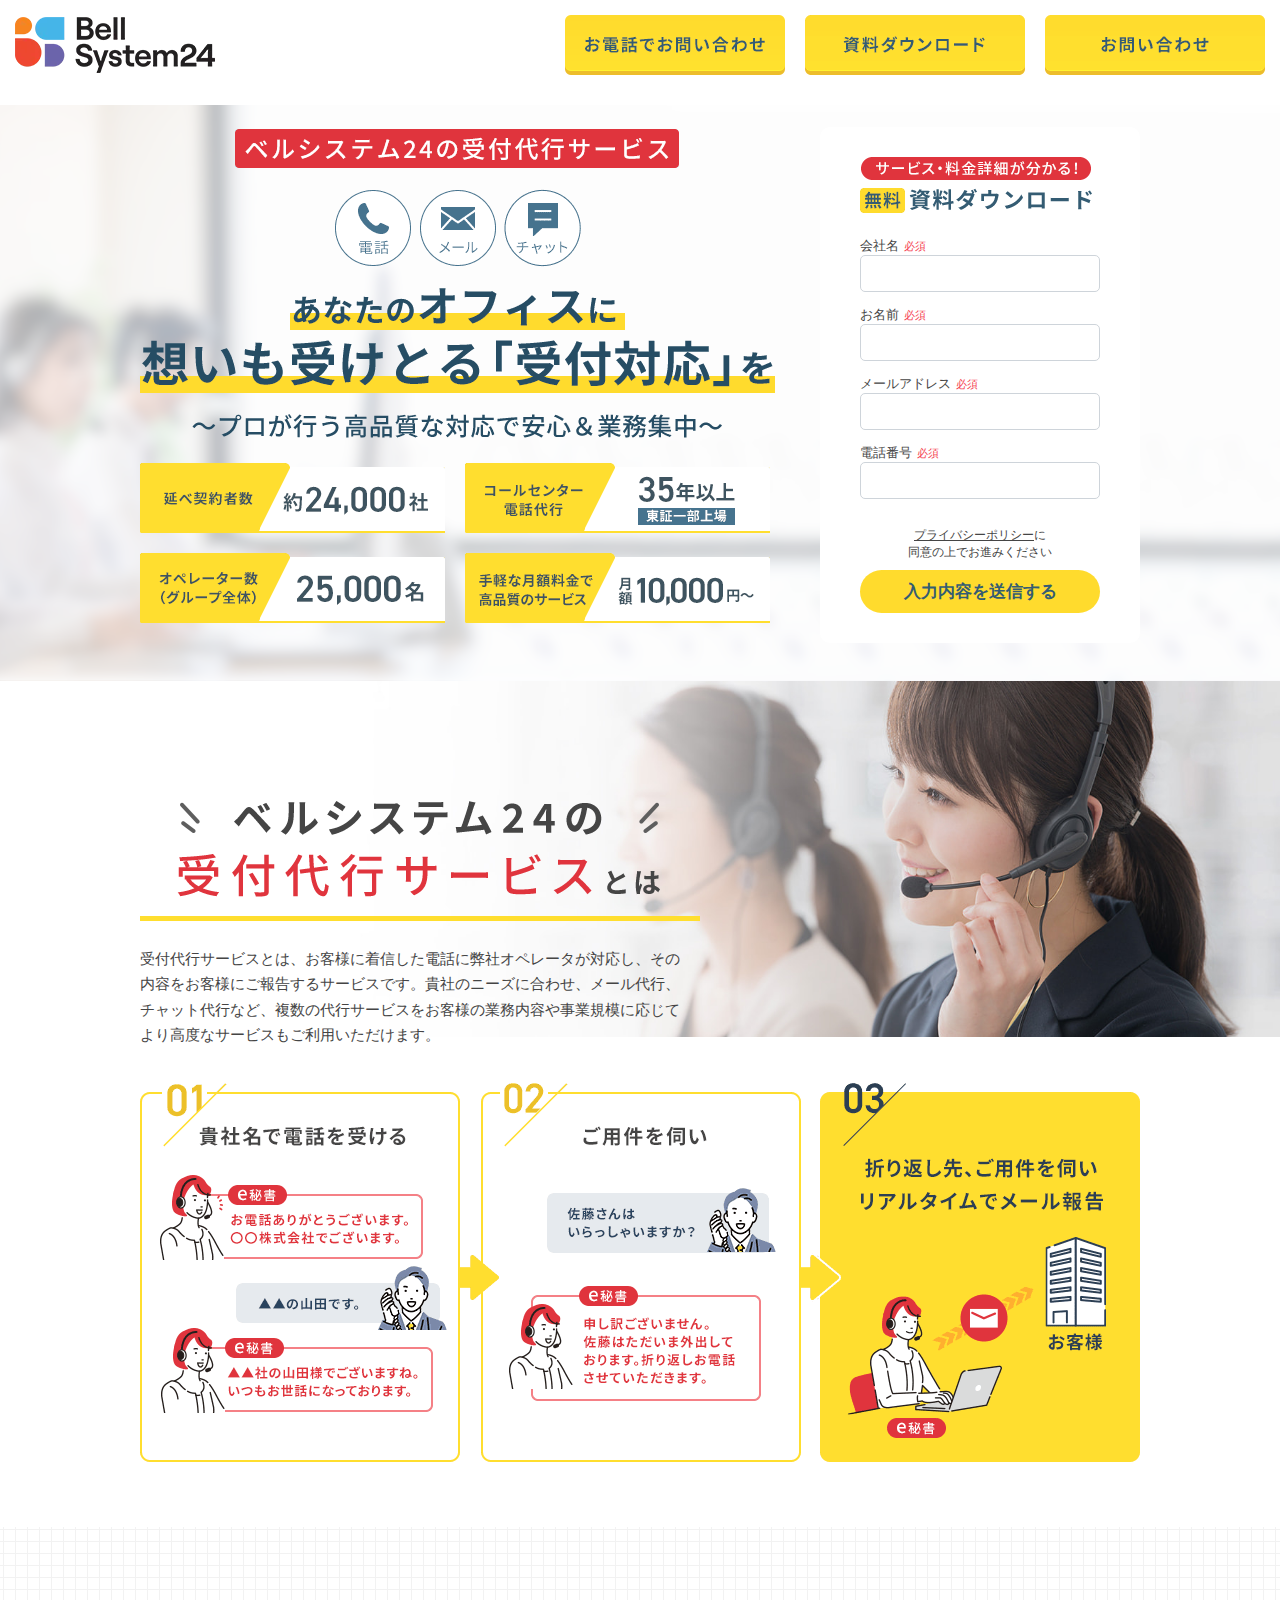
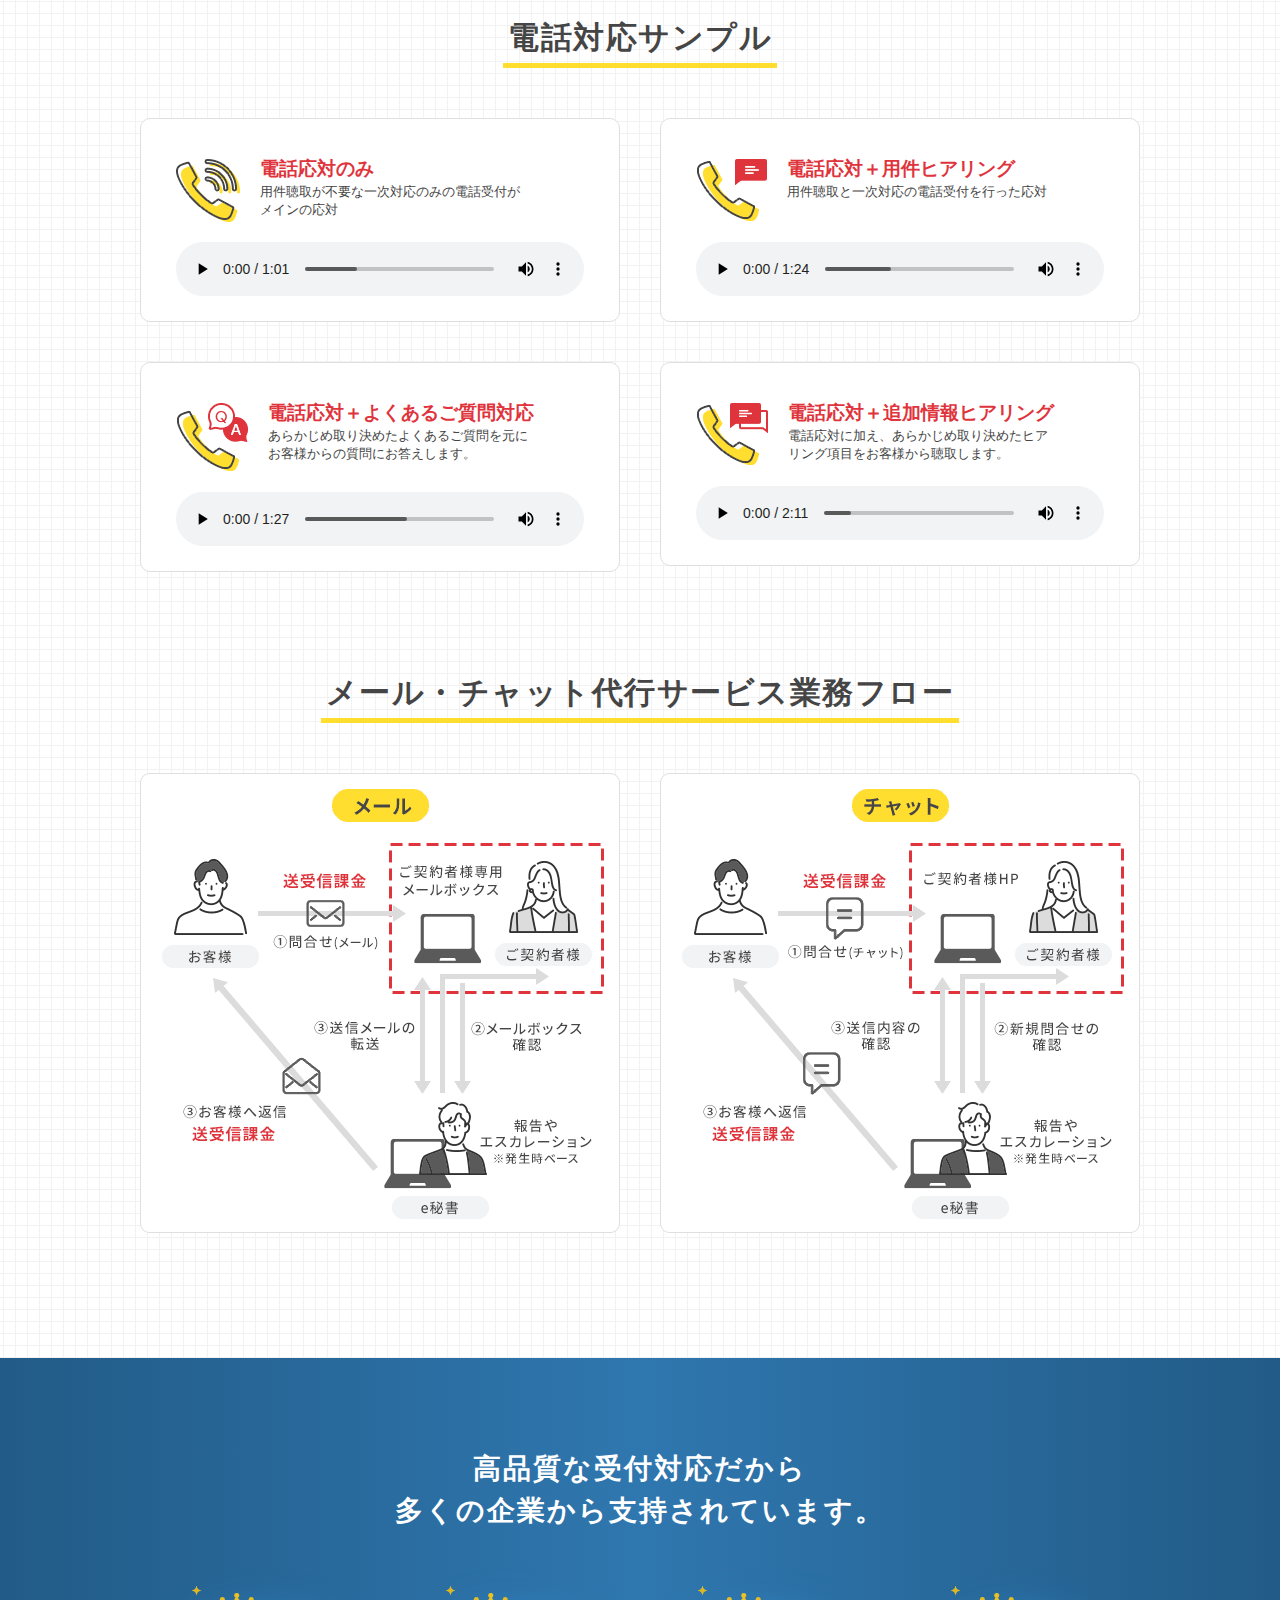
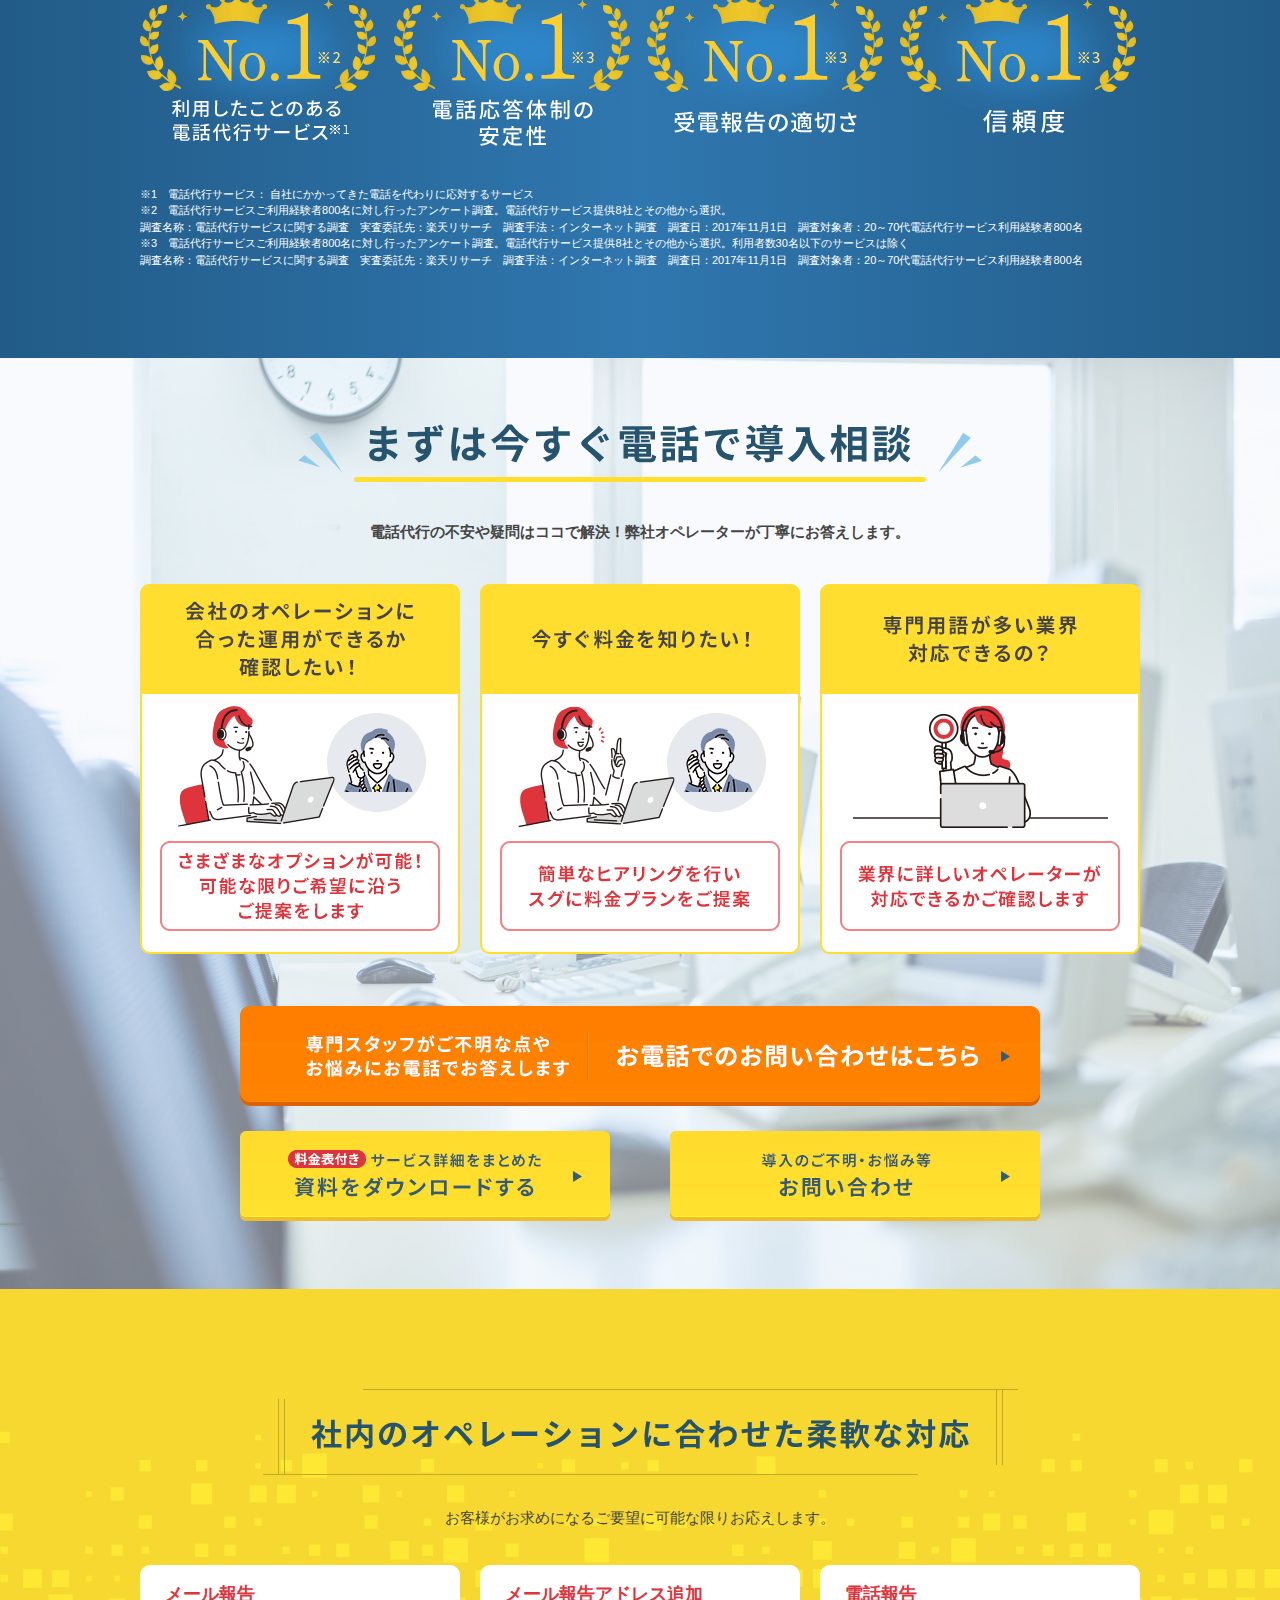
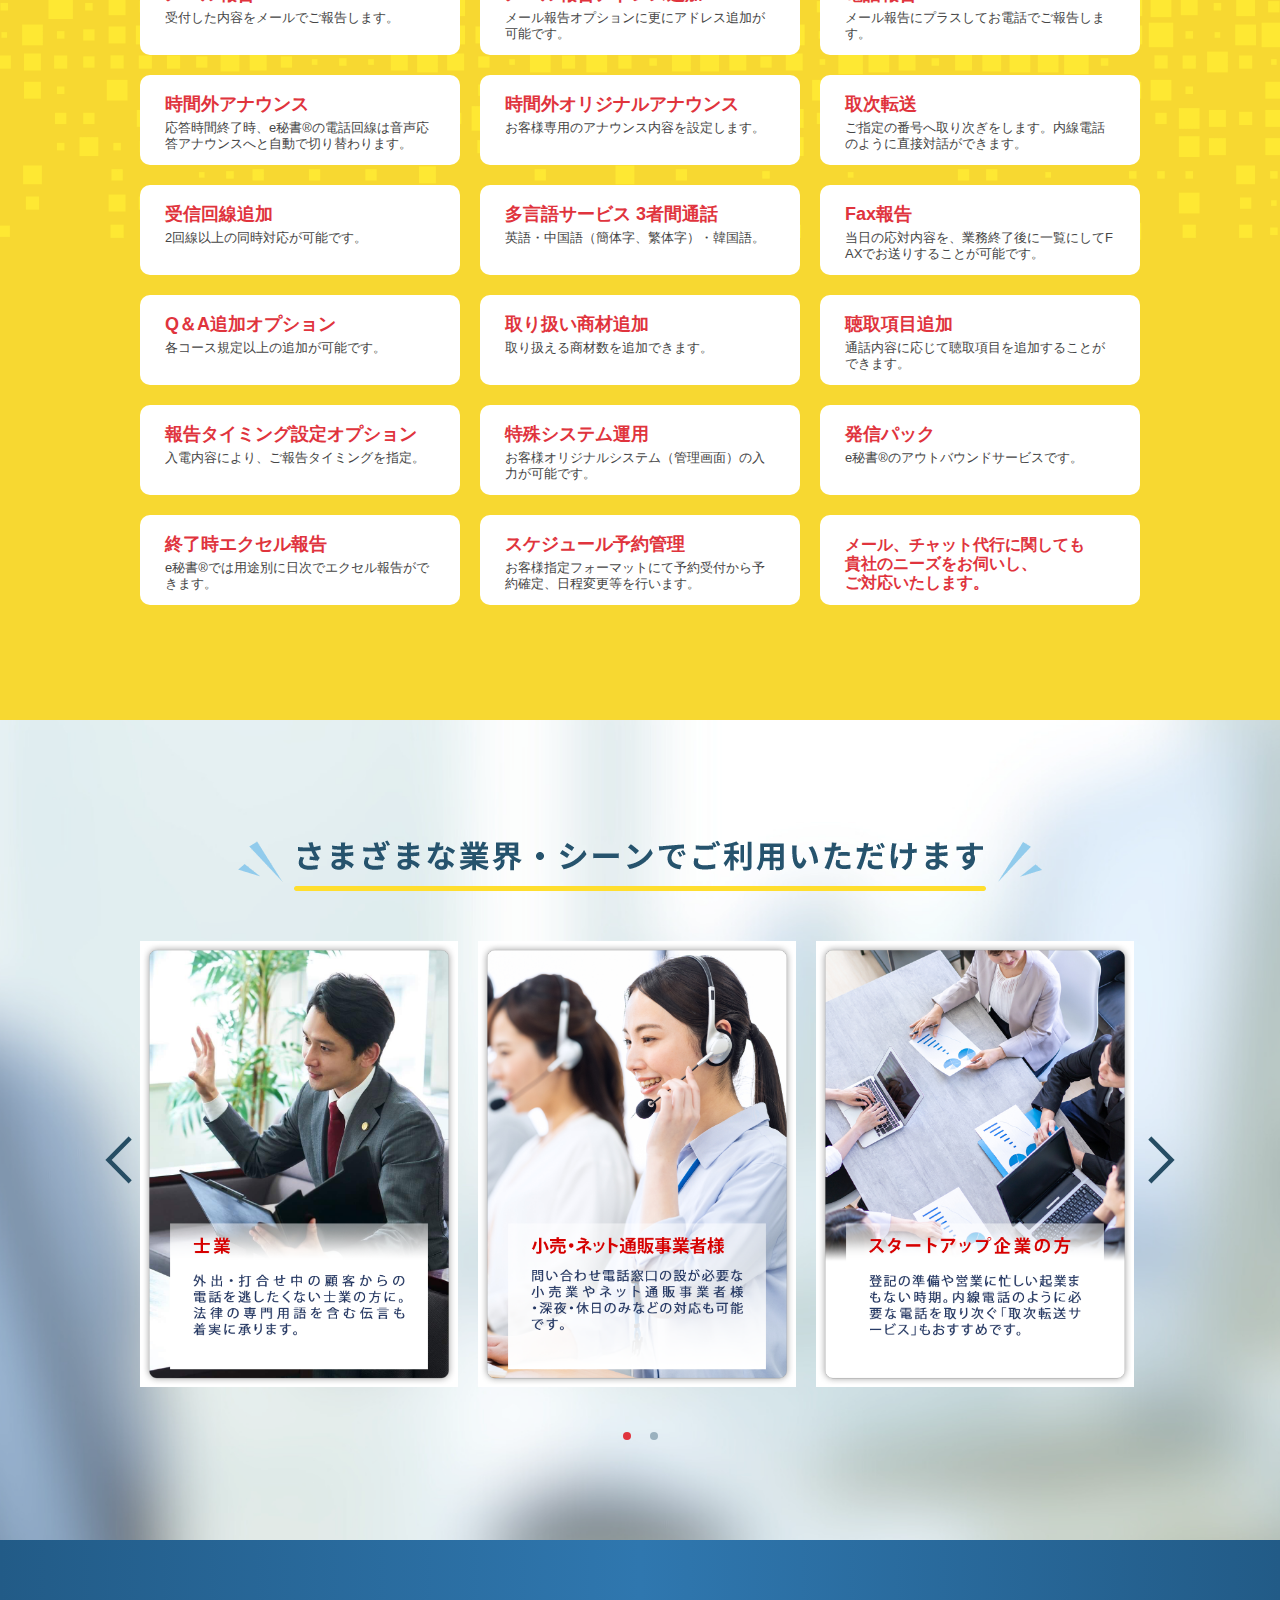
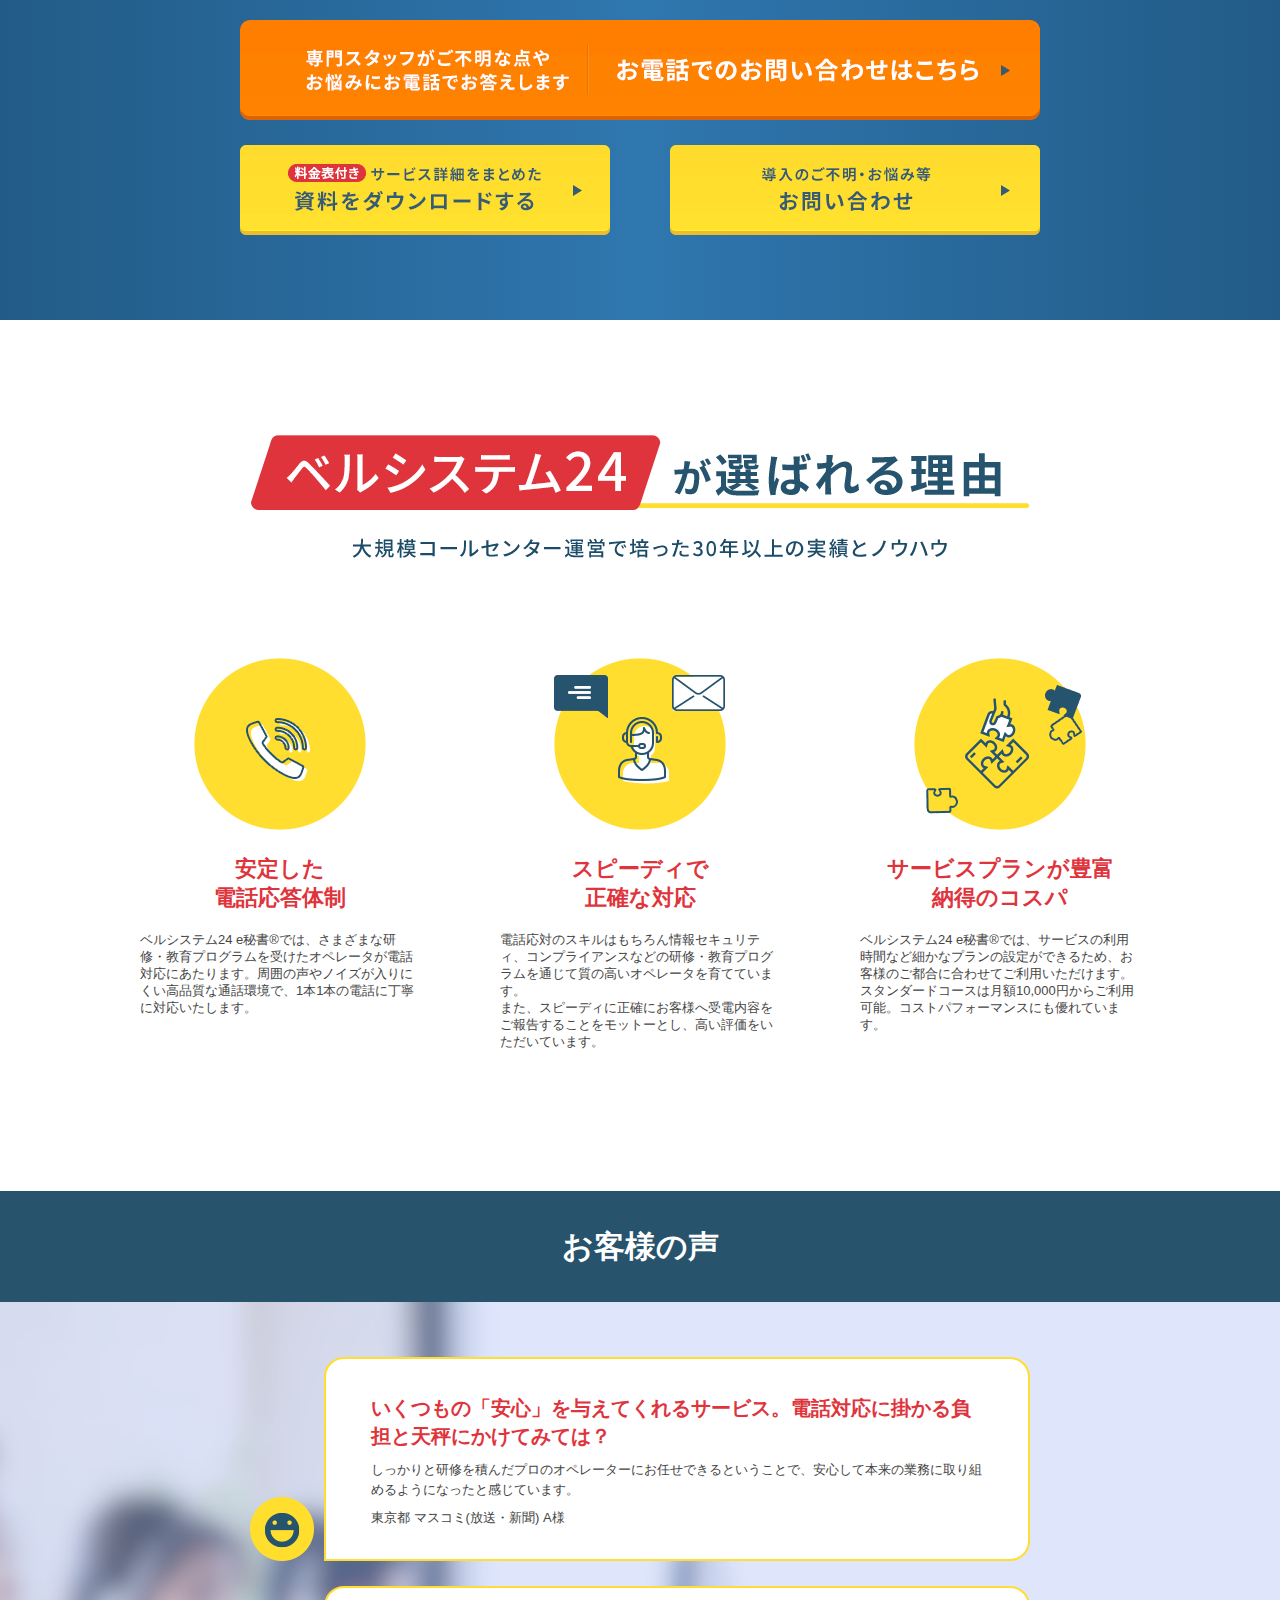
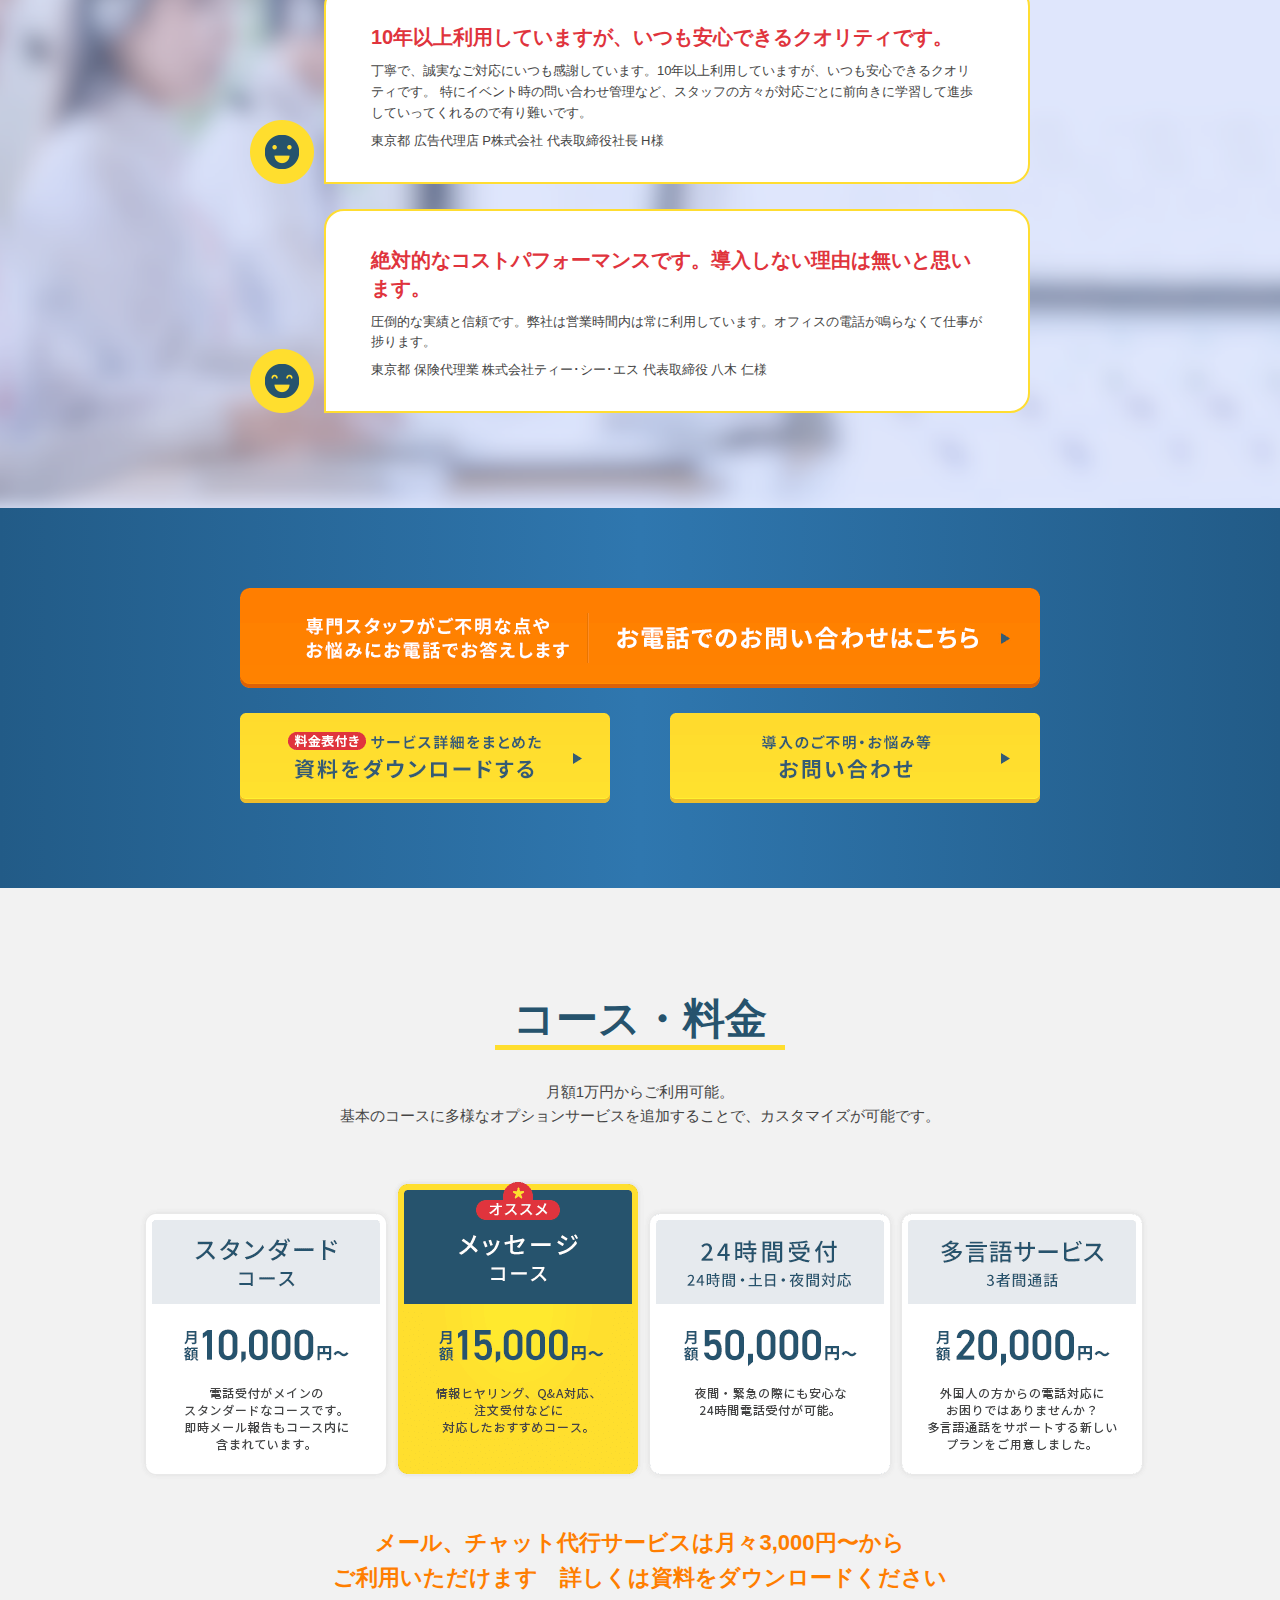
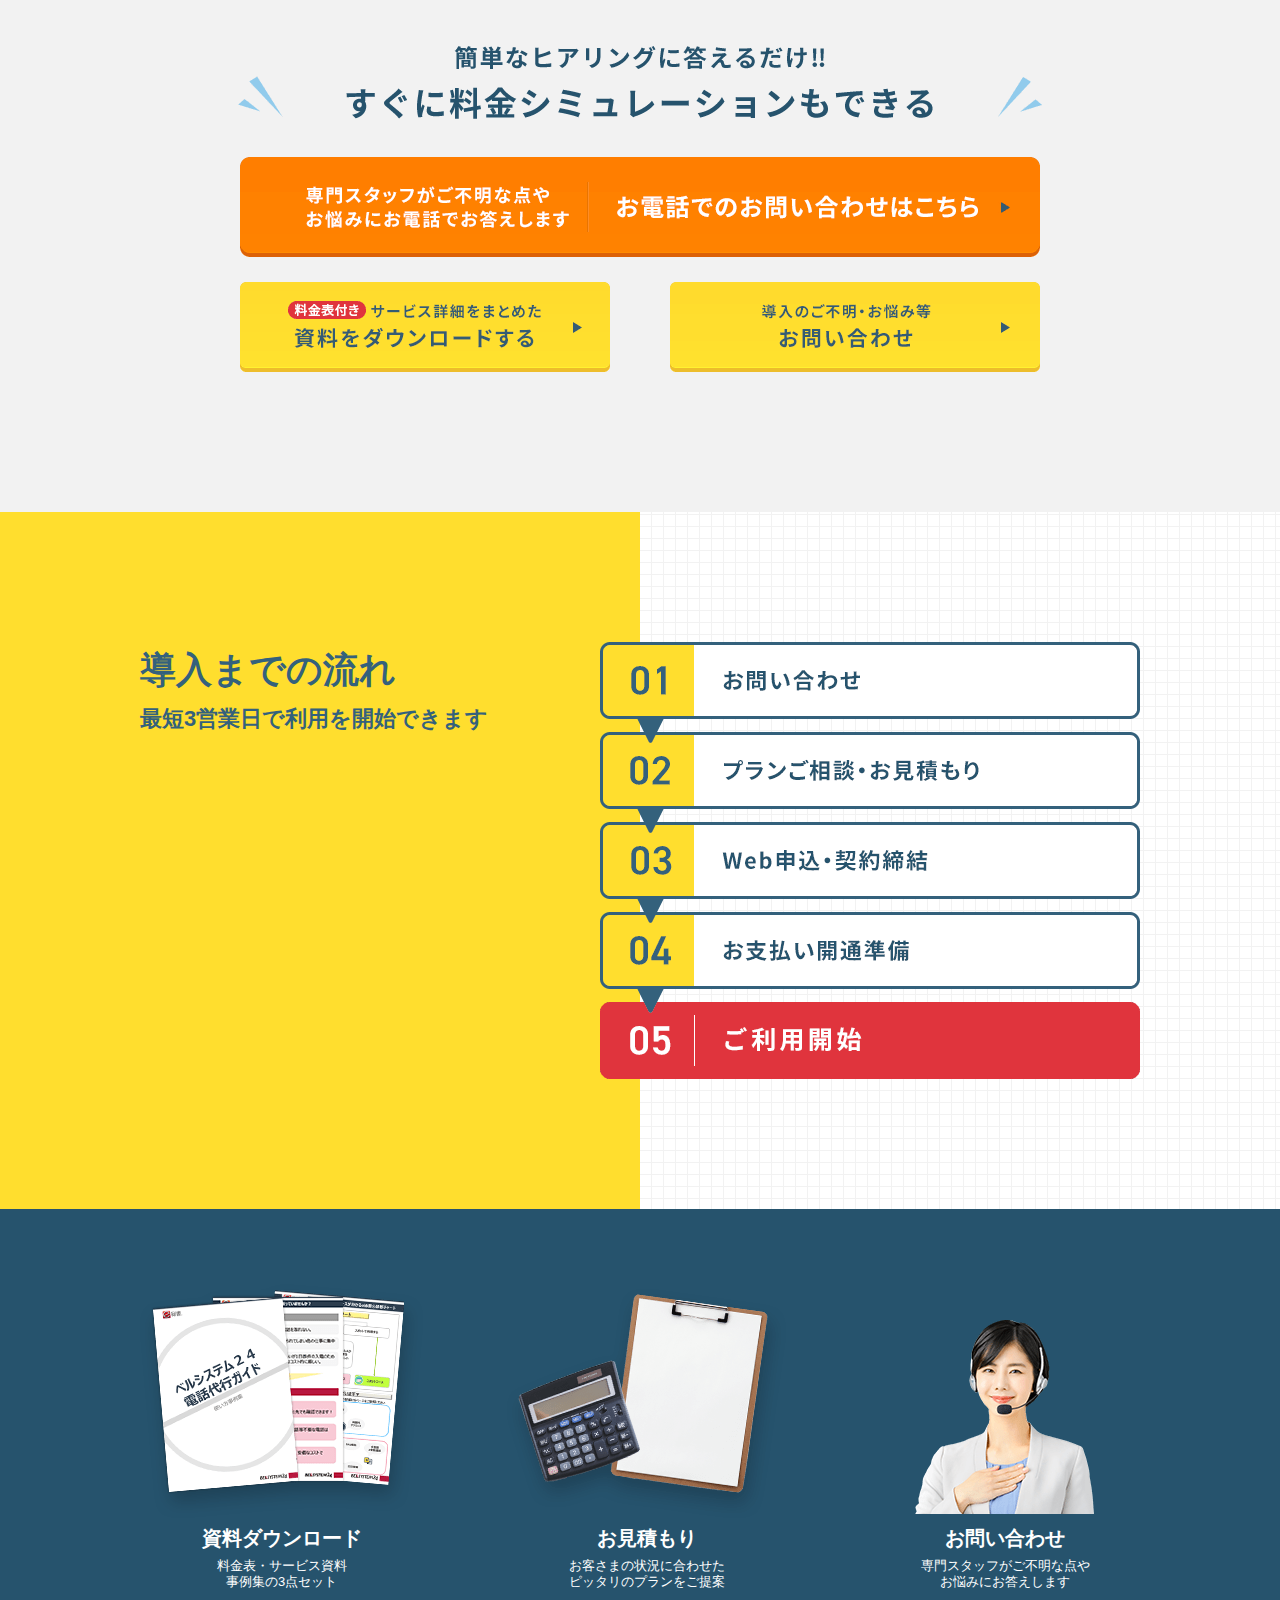
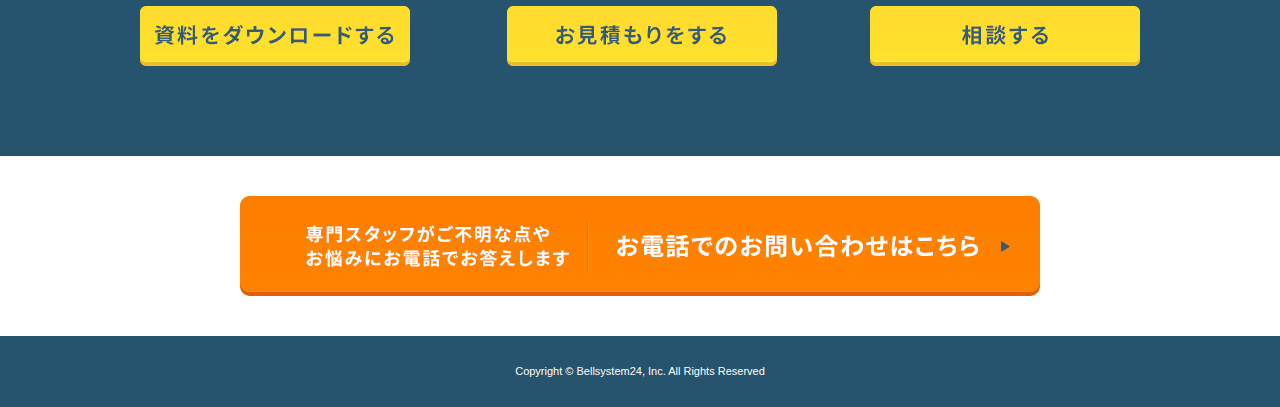
<file: index.html>
<!DOCTYPE html>
<html lang="ja">
<meta http-equiv="content-type" content="text/html;charset=UTF-8" />

<head>
  <!-- Google Tag Manager -->
  <script>(function (w, d, s, l, i) {
      w[l] = w[l] || []; w[l].push({
        'gtm.start':
          new Date().getTime(), event: 'gtm.js'
      }); var f = d.getElementsByTagName(s)[0],
        j = d.createElement(s), dl = l != 'dataLayer' ? '&l=' + l : ''; j.async = true; j.src =
          'https://www.googletagmanager.com/gtm.js?id=' + i + dl; f.parentNode.insertBefore(j, f);
    })(window, document, 'script', 'dataLayer', 'GTM-P65GX6');</script>
  <!-- End Google Tag Manager -->

  <meta charset="UTF-8" />
  <meta name="theme-color" content="#fff" />
  <meta http-equiv="X-UA-Compatible" content="IE=edge" />
  <meta name="viewport" content="width=device-width, initial-scale=1.0" />
  <meta name="description"
    content="コールセンター業界トップクラスのベルシステム24による電話代行サービスです。契約社数は24000社、代表電話の受付から365日24時間窓口の一次受付まで、対応可能です。使ってみてご満足いただけなかった場合、全額返金します。まずはお試しください" />
  <meta name="keywords" content="電話代行,秘書代行,e秘書,ベルシステム24,高品質" />
  <meta name="robots" content="all" />
  <meta name="format-detection" content="telephone=no" />
  <meta name="SKYPE_TOOLBAR" content="SKYPE_TOOLBAR_PARSER_COMPATIBLE" />

  <meta property="og:title" content="電話代行・秘書代行サービスのベルシステム24｜e秘書®" />
  <meta property="og:description"
    content="コールセンター業界トップクラスのベルシステム24による電話代行サービスです。契約社数は24000社、代表電話の受付から365日24時間窓口の一次受付まで、対応可能です。使ってみてご満足いただけなかった場合、全額返金します。まずはお試しください" />
  <meta property="og:site_name" content="電話代行・秘書代行サービスのベルシステム24｜e秘書®" />
  <meta property="og:locale" content="ja_JP" />

  <title>電話代行・秘書代行サービスのベルシステム24｜e秘書®</title>

  <link rel="canonical" href="" />
  <link rel="icon" href="/favicon.ico" type="image/x-icon" />

  <link rel="stylesheet" href="css/pc-custom.css" media="screen and (min-width: 769px)" />
  <link rel="stylesheet" href="css/mobile-custom.css" media="screen and (max-width: 768px)" />
  <link rel="stylesheet" href="css/pc_reset.min.css" media="screen and (min-width: 769px)" />
  <link rel="stylesheet" href="css/sp_reset.min.css" media="screen and (max-width: 768px)" />
  <link rel="stylesheet" href="css/flex.min.css" />
  <link href="css/pc/top.css" rel="stylesheet" media="screen and (min-width: 769px)" />
  <link href="css/mobile/top.css" rel="stylesheet" media="screen and (max-width: 768px)" />
  <link href="css/slick.css" rel="stylesheet" />
</head>

<body>
  <!-- Google Tag Manager (noscript) -->
  <noscript><iframe src="https://www.googletagmanager.com/ns.html?id=GTM-P65GX6" height="0" width="0"
      style="display:none;visibility:hidden"></iframe></noscript>
  <!-- End Google Tag Manager (noscript) -->
  <style>
    @media(max-width: 768px) {
      .hidden-mb {
        display: none;
      }

      .hidden-pc {
        display: block !important;
      }
    }

    .hidden-pc {
      display: none;
    }
  </style>


  <div class="hidden-mb">
    <header class="l-flex-between-center">
      <h1>
        <a href="index.html">
          <img src="../img/common/logo.png" alt="BellSystem24" />
        </a>
      </h1>

      <div class="l-flex-start-center">
        <ul class="l-flex-start-center">
          <li>
            <a href="javascript:js_modal()">
              <img src="../img/pc/nut_3.png" width="220" height="60" alt="お電話でお問い合わせ" />
            </a>
          </li>
          <li>
            <a href="/form01/index.html">
              <img src="../img/pc/nut_1.png" width="220" height="60" alt="資料ダウンロード" />
            </a>
          </li>
          <li>
            <a href="/form02/index.html">
              <img src="../img/pc/nut_2.png" width="220" height="60" alt="お問い合わせ" />
            </a>
          </li>
        </ul>
      </div>
    </header>


    <section id="fv">
      <div class="l-inner l-flex-between-start">
        <div class="l-box">
          <h2><img src=img/pc/pc_fv_title.png width="635" height="309" alt="あなたのオフィスに想いも受けとる「受付対応」を"></h2>
          <p><img src=img/pc/pc_fv_point.png width="630" height="160" alt="アピールポイント"></p>
        </div>
        <div class="form-box">
          <h3><img src=img/pc/pc_fv_form_title.png width="232" height="56" alt="サービス・料金詳細が分かる！無料資料ダウンロード"></h3>
          <form action="/thanks1/index.html" method="post" enctype="multipart/form-data">
            <div id="input_block">
              <dl class="company req">
                <dt><label for="company">会社名</label></dt>
                <dd>
                  <input type="text" name="postdatas[company]" id="company" required />
                </dd>
              </dl>
              <dl class="name req">
                <dt><label for="name">お名前</label></dt>
                <dd>
                  <input type="text" name="postdatas[name]" id="name" required />
                </dd>
              </dl>
              <dl class="email req">
                <dt><label for="email">メールアドレス</label></dt>
                <dd>
                  <input type="email" name="postdatas[email]" id="email" required
                    pattern="[a-z0-9._%+-]+@[a-z0-9.-]+\.[a-z]{2,3}$" />
                </dd>
              </dl>
              <dl class="tel req">
                <dt><label for="tel">電話番号</label></dt>
                <dd>
                  <input type="tel" name="postdatas[tel]" id="tel" required
                    pattern="[0-9]{2,4}-?[0-9]{3,4}-?[0-9]{3,4}" />
                </dd>
              </dl>
            </div>
            <p class="policy">
              <span><a
                  href="https://www.bell24.co.jp/ja/csr/privacy/privacypolicy/bs24.html?_fsi=bBIl7kwz">プライバシーポリシー</a>に</span>同意の上でお進みください
            </p>
            <input type="hidden" name="_token" value="a022cd60ab0794eb27d4" />
            <p id="next-btn"><input type="submit" value="入力内容を送信する" /></p>
          </form>
        </div>
      </div>
    </section>
    <section id="about">
      <div class="l-inner">
        <h2><img src=img/pc/pc_about_title.png width="560" height="120" alt="ベルシステム24の受付代行サービスとは"></h2>
        <p class="text">
          受付代行サービスとは、お客様に着信した電話に弊社オペレータが対応し、その内容をお客様にご報告するサービスです。貴社のニーズに合わせ、メール代行、チャット代行など、複数の代行サービスをお客様の業務内容や事業規模に応じてより高度なサービスもご利用いただけます。
        </p>
        <p class="about-img"><img src=img/pc/pc_about_step.png width="1000" height="379" alt="代行イメージ"></p>
      </div>
      <div id="plan">
        <h3>電話対応サンプル</h3>
        <div class="l-inner l-flex-between-start l-flex-wrap">
          <div class="audio-box">
            <div class="l-flex-start-start">
              <figure><img src=img/common/common_about_plan01.png width="64" height="63" alt="イメージ"></figure>
              <dl>
                <dt>電話応対のみ</dt>
                <dd>用件聴取が不要な一次対応のみの電話受付がメインの応対</dd>
              </dl>
            </div>
            <audio controls src="audio/common/case01.mp3"></audio>
          </div>
          <div class="audio-box">
            <div class="l-flex-start-start">
              <figure><img src=img/common/common_about_plan02.png width="71" height="63" alt="イメージ"></figure>
              <dl>
                <dt>電話応対＋用件ヒアリング</dt>
                <dd>用件聴取と一次対応の電話受付を行った応対</dd>
              </dl>
            </div>
            <audio controls src="audio/common/case02.mp3"></audio>
          </div>
          <div class="audio-box">
            <div class="l-flex-start-start">
              <figure><img src=img/common/common_about_plan03.png width="72" height="69" alt="イメージ"></figure>
              <dl>
                <dt>電話応対＋よくあるご質問対応</dt>
                <dd>あらかじめ取り決めたよくあるご質問を元にお客様からの質問にお答えします。</dd>
              </dl>
            </div>
            <audio controls src="audio/common/case03.mp3"></audio>
          </div>
          <div class="audio-box">
            <div class="l-flex-start-start">
              <figure><img src=img/common/common_about_plan04.png width="72" height="63" alt="イメージ"></figure>
              <dl>
                <dt>電話応対＋追加情報ヒアリング</dt>
                <dd>電話応対に加え、あらかじめ取り決めたヒアリング項目をお客様から聴取します。</dd>
              </dl>
            </div>
            <audio controls src="audio/common/case04.mp3"></audio>
          </div>
        </div>
        <h3>メール・チャット代行サービス業務フロー</h3>
        <figure class="bl_about_flowImg"><img src=img/pc/pc_about_flow.png width="1000" height="460" alt="メール チャット">
        </figure>
      </div>
    </section>
    <section id="result">
      <h2>
        高品質な受付対応だから<br />
        多くの企業から支持されています。
      </h2>
      <div class="l-inner">
        <ul class="l-flex-between-start">
          <li><img src=img/common/common_result01.png width="241" height="174" alt="利用したことのある電話代行サービスNo.1"></li>
          <li><img src=img/common/common_result02.png width="241" height="179" alt="電話応答体制の安定性No.1"></li>
          <li><img src=img/common/common_result03.png width="240" height="167" alt="受電報告の適切さNo.1"></li>
          <li><img src=img/common/common_result04.png width="240" height="167" alt="信頼度No.1"></li>
        </ul>
        <p>
          ※1　電話代行サービス： 自社にかかってきた電話を代わりに応対するサービス<br />
          ※2　電話代行サービスご利用経験者800名に対し行ったアンケート調査。電話代行サービス提供8社とその他から選択。<br />
          調査名称：電話代行サービスに関する調査　実査委託先：楽天リサーチ　調査手法：インターネット調査　調査日：2017年11月1日　調査対象者：20～70代電話代行サービス利用経験者800名<br />
          ※3　電話代行サービスご利用経験者800名に対し行ったアンケート調査。電話代行サービス提供8社とその他から選択。利用者数30名以下のサービスは除く<br />
          調査名称：電話代行サービスに関する調査　実査委託先：楽天リサーチ　調査手法：インターネット調査　調査日：2017年11月1日　調査対象者：20～70代電話代行サービス利用経験者800名
        </p>
      </div>
    </section>
    <section id="tel-info">
      <h2><img src=img/pc/pc_tel_title.png width="684" height="58" alt="まずは今すぐ電話で導入相談"></h2>
      <p class="top-text">電話代行の不安や疑問はココで解決！弊社オペレーターが丁寧にお答えします。</p>
      <ul class="case l-flex-between-start">
        <li><img src=img/pc/pc_tel_case01.png width="320" height="370" alt="会社のオペレーションに合った運用ができるか確認したい！"></li>
        <li><img src=img/pc/pc_tel_case02.png width="320" height="370" alt="今すぐ料金を知りたい！"></li>
        <li><img src=img/pc/pc_tel_case03.png width="320" height="370" alt="専門用語が多い業界対応できるの？"></li>
      </ul>
      <ul class="contact-btn l-flex-between-start l-flex-wrap">
        <li><a href="javascript:js_modal()"><img src=img/pc/pc_info_button_tel.png width="800" height="100"
              alt="専門スタッフがご不明な点やお悩みにお電話でお答えします お電話でのお問い合わせはこちら"></a></li>
        <li><a href="/form01/index.html"><img src=img/pc/pc_info_button_document.png width="370" height="90"
              alt="サービス詳細をまとめた資料ダウンロードする"></a></li>
        <li><a href="/form02/index.html"><img src=img/pc/pc_info_button_contact.png width="370" height="90"
              alt="導入のご不明・お悩み等お問い合わせ"></a></li>
      </ul>
    </section>
    <section id="option">
      <h2><img src=img/pc/pc_option_title.png width="755" height="86" alt="社内のオペレーションに合わせた柔軟な対応"></h2>
      <p>お客様がお求めになるご要望に可能な限りお応えします。</p>
      <div class="l-inner l-flex-start-start l-flex-wrap">
        <dl>
          <dt>メール報告</dt>
          <dd>受付した内容をメールでご報告します。</dd>
        </dl>
        <dl>
          <dt>メール報告アドレス追加</dt>
          <dd>メール報告オプションに更にアドレス追加が可能です。</dd>
        </dl>
        <dl>
          <dt>電話報告</dt>
          <dd>メール報告にプラスしてお電話でご報告します。</dd>
        </dl>
        <dl>
          <dt>時間外アナウンス</dt>
          <dd>応答時間終了時、e秘書®の電話回線は音声応答アナウンスへと自動で切り替わります。</dd>
        </dl>
        <dl>
          <dt>時間外オリジナルアナウンス</dt>
          <dd>お客様専用のアナウンス内容を設定します。</dd>
        </dl>
        <dl>
          <dt>取次転送</dt>
          <dd>ご指定の番号へ取り次ぎをします。内線電話のように直接対話ができます。</dd>
        </dl>
        <dl>
          <dt>受信回線追加</dt>
          <dd>2回線以上の同時対応が可能です。</dd>
        </dl>
        <dl>
          <dt>多言語サービス 3者間通話</dt>
          <dd>英語・中国語（簡体字、繁体字）・韓国語。</dd>
        </dl>
        <dl>
          <dt>Fax報告</dt>
          <dd>当日の応対内容を、業務終了後に一覧にしてFAXでお送りすることが可能です。</dd>
        </dl>
        <dl>
          <dt>Q＆A追加オプション</dt>
          <dd>各コース規定以上の追加が可能です。</dd>
        </dl>
        <dl>
          <dt>取り扱い商材追加</dt>
          <dd>取り扱える商材数を追加できます。</dd>
        </dl>
        <dl>
          <dt>聴取項目追加</dt>
          <dd>通話内容に応じて聴取項目を追加することができます。</dd>
        </dl>
        <dl>
          <dt>報告タイミング設定オプション</dt>
          <dd>入電内容により、ご報告タイミングを指定。</dd>
        </dl>
        <dl>
          <dt>特殊システム運用</dt>
          <dd>お客様オリジナルシステム（管理画面）の入力が可能です。</dd>
        </dl>
        <dl>
          <dt>発信パック</dt>
          <dd>e秘書®のアウトバウンドサービスです。</dd>
        </dl>
        <dl>
          <dt>終了時エクセル報告</dt>
          <dd>e秘書®では用途別に日次でエクセル報告ができます。</dd>
        </dl>
        <dl>
          <dt>スケジュール予約管理</dt>
          <dd>お客様指定フォーマットにて予約受付から予約確定、日程変更等を行います。</dd>
        </dl>
        <dl>
          <div>
            <p>
              メール、チャット代行に関しても<br />
              貴社のニーズをお伺いし、<br />
              ご対応いたします。
            </p>
          </div>
        </dl>
      </div>
    </section>
    <section id="case">
      <h2><img src=img/pc/pc_case_title.png width="804" height="51" alt="さまざまな業界・シーンでご利用いただけます"></h2>
      <div class="hnh-case-slider slider js-slider">

        <figure><img src=img/pc/pc_case01.png width="318" height="446" alt="士業の方"></figure>
        <figure><img src=img/pc/pc_case02.png width="318" height="446" alt="小売・ネット通販事業者様"></figure>
        <figure><img src=img/pc/pc_case03.png width="318" height="446" alt="スタートアップ企業の方"></figure>
        <figure><img src=img/pc/pc_case04.png width="318" height="446" alt="24時間365日、緊急時の対応が求められる企業様"></figure>
        <figure><img src=img/pc/pc_case05.png width="318" height="446" alt="リモートワーク/テレワークのサポートに"></figure>
        <figure><img src=img/pc/pc_case06.png width="318" height="446" alt="歯科医院様"></figure>

      </div>

    </section>


    <section class="info">
      <div class="l-inner">
        <ul class="contact-btn l-flex-between-start l-flex-wrap">
          <li><a href="javascript:js_modal()"><img src=img/pc/pc_info_button_tel.png width="800" height="100"
                alt="専門スタッフがご不明な点やお悩みにお電話でお答えします お電話でのお問い合わせはこちら"></a></li>
          <li><a href="/form01/index.html"><img src=img/pc/pc_info_button_document.png width="370" height="90"
                alt="サービス詳細をまとめた資料ダウンロードする"></a></li>
          <li><a href="/form02/index.html"><img src=img/pc/pc_info_button_contact.png width="370" height="90"
                alt="導入のご不明・お悩み等お問い合わせ"></a></li>
        </ul>
      </div>
    </section>
    <section id="reason">
      <h2><img src=img/pc/pc_reason_title.png width="779" height="123" alt="ベルシステム24が選ばれる理由"></h2>
      <ul class="l-flex-between-start">
        <li>
          <figure><img src=img/common/common_reason01.png width="172" height="172" alt="イメージ"></figure>
          <dl>
            <dt>
              安定した<br />
              電話応答体制
            </dt>
            <dd>ベルシステム24 e秘書®では、さまざまな研修・教育プログラムを受けたオペレータが電話対応にあたります。周囲の声やノイズが入りにくい高品質な通話環境で、1本1本の電話に丁寧に対応いたします。</dd>
          </dl>
        </li>
        <li>
          <figure><img src=img/common/common_reason02.png width="172" height="172" alt="イメージ"></figure>
          <dl>
            <dt>
              スピーディで<br />
              正確な対応
            </dt>
            <dd>
              電話応対のスキルはもちろん情報セキュリティ、コンプライアンスなどの研修・教育プログラムを通じて質の高いオペレータを育てています。<br />
              また、スピーディに正確にお客様へ受電内容をご報告することをモットーとし、高い評価をいただいています。
            </dd>
          </dl>
        </li>
        <li>
          <figure><img src=img/common/common_reason03.png width="172" height="172" alt="イメージ"></figure>
          <dl>
            <dt>
              サービスプランが豊富<br />
              納得のコスパ
            </dt>
            <dd>
              ベルシステム24 e秘書®では、サービスの利用時間など細かなプランの設定ができるため、お客様のご都合に合わせてご利用いただけます。<br />
              スタンダードコースは月額10,000円からご利用可能。コストパフォーマンスにも優れています。
            </dd>
          </dl>
        </li>
      </ul>
    </section>
    <section id="voice">
      <h2>お客様の声</h2>
      <ul>
        <li class="l-flex-start-end">
          <figure><img src=img/common/common_voice_icon01.png width="64" height="64" alt="イメージ"></figure>
          <dl>
            <dt>いくつもの「安心」を与えてくれるサービス。電話対応に掛かる負担と天秤にかけてみては？</dt>
            <dd>
              しっかりと研修を積んだプロのオペレーターにお任せできるということで、安心して本来の業務に取り組めるようになったと感じています。
              <span>東京都 マスコミ(放送・新聞) A様</span>
            </dd>
          </dl>
        </li>
        <li class="l-flex-start-end">
          <figure><img src=img/common/common_voice_icon02.png width="64" height="64" alt="イメージ"></figure>
          <dl>
            <dt>10年以上利用していますが、いつも安心できるクオリティです。</dt>
            <dd>
              丁寧で、誠実なご対応にいつも感謝しています。10年以上利用していますが、いつも安心できるクオリティです。
              特にイベント時の問い合わせ管理など、スタッフの方々が対応ごとに前向きに学習して進歩していってくれるので有り難いです。
              <span>東京都 広告代理店 P株式会社 代表取締役社長 H様</span>
            </dd>
          </dl>
        </li>
        <li class="l-flex-start-end">
          <figure><img src=img/common/common_voice_icon03.png width="64" height="64" alt="イメージ"></figure>
          <dl>
            <dt>絶対的なコストパフォーマンスです。導入しない理由は無いと思います。</dt>
            <dd>
              圧倒的な実績と信頼です。弊社は営業時間内は常に利用しています。オフィスの電話が鳴らなくて仕事が捗ります。
              <span>東京都 保険代理業 株式会社ティー･シー･エス 代表取締役 八木 仁様</span>
            </dd>
          </dl>
        </li>
      </ul>
    </section>
    <section class="info">
      <div class="l-inner">
        <ul class="contact-btn l-flex-between-start l-flex-wrap">
          <li><a href="javascript:js_modal()"><img src=img/pc/pc_info_button_tel.png width="800" height="100"
                alt="専門スタッフがご不明な点やお悩みにお電話でお答えします お電話でのお問い合わせはこちら"></a></li>
          <li><a href="/form01/index.html"><img src=img/pc/pc_info_button_document.png width="370" height="90"
                alt="サービス詳細をまとめた資料ダウンロードする"></a></li>
          <li><a href="/form02/index.html"><img src=img/pc/pc_info_button_contact.png width="370" height="90"
                alt="導入のご不明・お悩み等お問い合わせ"></a></li>
        </ul>
      </div>
    </section>
    <section id="course">
      <div class="l-inner">
        <h2>コース・料金</h2>
        <p>
          月額1万円からご利用可能。<br />
          基本のコースに多様なオプションサービスを追加することで、カスタマイズが可能です。
        </p>
        <ul class="l-flex-between-end">
          <li><img src=img/pc/pc_course_01standard.png width="252" height="272" alt="スタンダードコース"></li>
          <li><img src=img/pc/pc_course_02message.png width="252" height="302" alt="メッセージコース"></li>
          <li><img src=img/pc/pc_course_03allhours.png width="252" height="272" alt="24時間受付"></li>
          <li><img src=img/pc/pc_course_04multi-lingual.png width="252" height="272" alt="他言語サービス"></li>
        </ul>
        <p class="bl_couse_txt">
          メール、チャット代行サービスは月々3,000円〜から<br />
          ご利用いただけます　詳しくは資料をダウンロードください
        </p>
        <h3><img src=img/pc/pc_course_text.png width="804" height="73" alt="簡単なヒアリングに答えるだけ‼すぐに料金シミュレーションもできる"></h3>
        <ul class="contact-btn l-flex-between-start l-flex-wrap">
          <li><a href="javascript:js_modal()"><img src=img/pc/pc_info_button_tel.png width="800" height="100"
                alt="専門スタッフがご不明な点やお悩みにお電話でお答えします お電話でのお問い合わせはこちら"></a></li>
          <li><a href="/form01/index.html"><img src=img/pc/pc_info_button_document.png width="370" height="90"
                alt="サービス詳細をまとめた資料ダウンロードする"></a></li>
          <li><a href="/form02/index.html"><img src=img/pc/pc_info_button_contact.png width="370" height="90"
                alt="導入のご不明・お悩み等お問い合わせ"></a></li>
        </ul>
      </div>
    </section>
    <section id="flow">
      <div class="l-inner l-flex-between-start">
        <h2>
          導入までの流れ
          <span>最短3営業日で利用を開始できます</span>
        </h2>
        <figure><img src=img/common/common_flow_image.png width="540" height="437"
            alt="お問い合わせ プランご相談・お見積もり Web申込・契約締結 お支払い開通準備 ご利用開始"></figure>
      </div>
    </section>
    <section id="bottom-contents">
      <ul class="l-inner l-flex-between-end">
        <li>
          <figure><img src=img/common/common_footer_document.png width="283" height="234" alt="イメージ"></figure>
          <div class="contact-box">
            <dl>
              <dt>資料ダウンロード</dt>
              <dd>
                料金表・サービス資料<br />
                事例集の3点セット
              </dd>
            </dl>
            <p><a href="/form01/index.html"><img src=img/common/common_footer_button_document.png width="270"
                  height="60" alt="資料ダウンロードする"></a></p>
          </div>
        </li>
        <li>
          <figure><img src=img/common/common_footer_estimate.png width="279" height="233" alt="イメージ"></figure>
          <div class="contact-box">
            <dl>
              <dt>お見積もり</dt>
              <dd>
                お客さまの状況に合わせた<br />
                ピッタリのプランをご提案
              </dd>
            </dl>
            <p><a href="/form02/index.html"><img src=img/common/common_footer_button_estimate.png width="270"
                  height="60" alt="お見積もりをする"></a></p>
          </div>
        </li>
        <li>
          <figure><img src=img/common/common_footer_contact.png width="270" height="218" alt="イメージ"></figure>
          <div class="contact-box">
            <dl>
              <dt>お問い合わせ</dt>
              <dd>
                専門スタッフがご不明な点や<br />
                お悩みにお答えします
              </dd>
            </dl>
            <p><a href="/form02/index.html"><img src=img/common/common_footer_button_contact.png width="270" height="60"
                  alt="相談する"></a></p>
          </div>
        </li>
      </ul>
      <p class="tel">
        <a href="javascript:js_modal()"><img src=img/pc/pc_info_button_tel.png width="800" height="100"
            alt="専門スタッフがご不明な点やお悩みにお電話でお答えします お電話でのお問い合わせはこちら"></a>
      </p>
    </section>

    <div id="modal" class="bl_modal js_modal">
      <div class="bl_modal_bg js_modalClose"></div>
      <div class="bl_modal_bar"></div>
      <div class="bl_modal_inner">
        <h2 class="el_modalTxt el_modalTxt__accent">お気軽にお問い合わせください</h2>
        <p class="el_modalTxt el_modalTxt__notice">e秘書®サービス専用窓口（全日9時～21時）</p>
        <p class="bl_modal_img"><img src="img/pc/pc_popup_tel.png" alt="0120-600-024" width="430" height="46" /></p>
      </div>
    </div>

    <footer>
      <small>Copyright &copy; Bellsystem24, Inc. All Rights Reserved</small>
    </footer>
  </div>

  <div class="hidden-pc">
    <header class="l-flex-between-center">
      <h1>
        <a href="/">
          <img src="img/common/logo.png" alt="BellSystem24" />
        </a>
      </h1>
      <div class="l-flex-start-center">
        <ul class="l-flex-start-center">
          <li>
            <a href="tel:0120-600-024">
              <img src="img/mobile/mb_hotline.png" alt="0120-600-024" />
            </a>
          </li>
          <li>
            <a href="/form01/index.html">
              <img src="img/mobile/nut_1.png" alt="資料ダウンロード" />
            </a>
          </li>
          <li>
            <a href="/form02/index.html">
              <img src="img/mobile/nut_2.png" alt="お問い合わせ" />
            </a>
          </li>
        </ul>
      </div>
    </header>
    <section id="fv">
      <h2>
        <img src="img/mobile/sp_fv_title.png" width="538" height="438" alt="あなたのオフィスに想いも受けとる「受付対応」を" />
      </h2>
      <p>
        <img src="img/mobile/sp_fv_point.png" width="572" height="272" alt="アピールポイント" />
      </p>
      <div class="form-box">
        <div class="form-frame">
          <h3>
            <img src="img/mobile/sp_fv_form_title.png" width="360" height="78" alt="サービス・料金詳細が分かる！無料資料ダウンロード" />
          </h3>
          <form action="/thanks1/index.html" method="post" enctype="multipart/form-data">
            <div id="input_block">
              <dl class="company req">
                <dt>
                  <label for="company">会社名</label>
                </dt>
                <dd>
                  <input type="text" name="postdatas[company]" id="company" required="" />
                </dd>
              </dl>
              <dl class="name req">
                <dt>
                  <label for="name">お名前</label>
                </dt>
                <dd>
                  <input type="text" name="postdatas[name]" id="name" required="" />
                </dd>
              </dl>
              <dl class="email req">
                <dt>
                  <label for="email">メールアドレス</label>
                </dt>
                <dd>
                  <input type="email" name="postdatas[email]" id="email" required=""
                    pattern="[a-z0-9._%+-]+@[a-z0-9.-]+\.[a-z]{2,3}$" />
                </dd>
              </dl>
              <dl class="tel req">
                <dt>
                  <label for="tel">電話番号</label>
                </dt>
                <dd>
                  <input type="tel" name="postdatas[tel]" id="tel" required=""
                    pattern="[0-9]{2,4}-?[0-9]{3,4}-?[0-9]{3,4}" />
                </dd>
              </dl>
            </div>
            <p class="policy">
              <span>
                <a href="https://www.bell24.co.jp/ja/csr/privacy/privacypolicy/bs24.html?_fsi=bBIl7kwz">プライバシーポリシー</a>に
              </span>同意の上でお進みください
            </p>
            <input type="hidden" name="_token" value="b0039483b59639b0dc50" />
            <p id="next-btn">
              <input type="submit" value="入力内容を送信する" />
            </p>
          </form>
        </div>
      </div>
    </section>
    <section id="about">
      <div class="l-inner">
        <h2>
          <img src="img/mobile/sp_about_title.png" width="329" height="198" alt="ベルシステム24の受付代行サービスとは" />
        </h2>
        <p class="text">
          受付代行サービスとは、お客様に着信した電話に弊社オペレータが対応し、その内容をお客様にご報告するサービスです。貴社のニーズに合わせ、メール代行、チャット代行など、複数の代行サービスをお客様の業務内容や事業規模に応じてより高度なサービスもご利用いただけます。
        </p>
        <p class="about-img">
          <img src="img/mobile/sp_about_step.png" width="560" height="1319" alt="代行イメージ" />
        </p>
      </div>
      <div id="plan">
        <h3>
          <span>電話対応サンプル</span>
        </h3>
        <div class="l-inner l-flex-between-start l-flex-wrap">
          <div class="audio-box">
            <div class="l-flex-start-start">
              <figure>
                <img src="img/mobile/common_about_plan01.png" width="64" height="63" alt="イメージ" />
              </figure>
              <dl>
                <dt>電話応対のみ</dt>
                <dd>用件聴取が不要な一次対応のみの電話受付がメインの応対</dd>
              </dl>
            </div>
            <audio controls="" src="audio/common/case01.mp3"></audio>
          </div>
          <div class="audio-box">
            <div class="l-flex-start-start">
              <figure>
                <img src="img/mobile/common_about_plan02.png" width="71" height="63" alt="イメージ" />
              </figure>
              <dl>
                <dt>電話応対＋用件ヒアリング</dt>
                <dd>用件聴取と一次対応の電話受付を行った応対</dd>
              </dl>
            </div>
            <audio controls="" src="audio/common/case02.mp3"></audio>
          </div>
          <div class="audio-box">
            <div class="l-flex-start-start">
              <figure>
                <img src="img/mobile/common_about_plan03.png" width="72" height="69" alt="イメージ" />
              </figure>
              <dl>
                <dt>電話応対＋よくあるご質問対応</dt>
                <dd>あらかじめ取り決めたよくあるご質問を元にお客様からの質問にお答えします。</dd>
              </dl>
            </div>
            <audio controls="" src="audio/common/case03.mp3"></audio>
          </div>
          <div class="audio-box">
            <div class="l-flex-start-start">
              <figure>
                <img src="img/mobile/common_about_plan04.png" width="72" height="63" alt="イメージ" />
              </figure>
              <dl>
                <dt>電話応対＋追加情報ヒアリング</dt>
                <dd>電話応対に加え、あらかじめ取り決めたヒアリング項目をお客様から聴取します。</dd>
              </dl>
            </div>
            <audio controls="" src="audio/common/case04.mp3"></audio>
          </div>
        </div>
        <h3>
          <span> メール・チャット代行サービス <br /> 業務フロー </span>
        </h3>
        <figure class="bl_about_flowImg">
          <img src="img/mobile/sp_about_flow.png" width="560" height="1228" alt="メール チャット" />
        </figure>
      </div>
    </section>
    <section id="result">
      <h2> 高品質な受付対応だから <br /> 多くの企業から支持されています。 </h2>
      <div class="l-inner">
        <ul class="l-flex-between-start">
          <li>
            <img src="img/mobile/common_result01.png" width="241" height="174" alt="利用したことのある電話代行サービスNo.1" />
          </li>
          <li>
            <img src="img/mobile/common_result02.png" width="241" height="179" alt="電話応答体制の安定性No.1" />
          </li>
          <li>
            <img src="img/mobile/common_result03.png" width="240" height="167" alt="受電報告の適切さNo.1" />
          </li>
          <li>
            <img src="img/mobile/common_result04.png" width="240" height="167" alt="信頼度No.1" />
          </li>
        </ul>
        <p> ※1　電話代行サービス： 自社にかかってきた電話を代わりに応対するサービス <br /> ※2　電話代行サービスご利用経験者800名に対し行ったアンケート調査。電話代行サービス提供8社とその他から選択。 <br />
          調査名称：電話代行サービスに関する調査　実査委託先：楽天リサーチ　調査手法：インターネット調査　調査日：2017年11月1日　調査対象者：20～70代電話代行サービス利用経験者800名 <br />
          ※3　電話代行サービスご利用経験者800名に対し行ったアンケート調査。電話代行サービス提供8社とその他から選択。利用者数30名以下のサービスは除く <br />
          調査名称：電話代行サービスに関する調査　実査委託先：楽天リサーチ　調査手法：インターネット調査　調査日：2017年11月1日　調査対象者：20～70代電話代行サービス利用経験者800名 </p>
      </div>
    </section>
    <section id="tel-info">
      <h2>
        <img src="img/mobile/sp_tel_title.png" width="640" height="185" alt="まずは今すぐ電話で導入相談" />
      </h2>
      <p class="top-text"> 電話代行の不安や疑問はココで解決！ <br /> 弊社オペレーターが丁寧にお答えします。 </p>
      <ul class="case">
        <li>
          <img src="img/mobile/sp_tel_case01.png" width="580" height="320" alt="会社のオペレーションに合った運用ができるか確認したい！" />
        </li>
        <li>
          <img src="img/mobile/sp_tel_case02.png" width="580" height="320" alt="今すぐ料金を知りたい！" />
        </li>
        <li>
          <img src="img/mobile/sp_tel_case03.png" width="580" height="320" alt="専門用語が多い業界対応できるの？" />
        </li>
      </ul>
      <ul class="contact-btn">
        <li>
          <a href="tel:0120-600-024">
            <img src="img/mobile/sp_info_button_tel.png" width="460" height="130" alt="0120-600-024" />
          </a>
        </li>
        <li>
          <a href="/form01/index.html">
            <img src="img/mobile/sp_info_button_document.png" width="460" height="110" alt="サービス詳細をまとめた資料ダウンロードする" />
          </a>
        </li>
        <li>
          <a href="/form02/index.html">
            <img src="img/mobile/sp_info_button_contact.png" width="460" height="110" alt="導入のご不明・お悩み等お問い合わせ" />
          </a>
        </li>
      </ul>
    </section>
    <section id="option">
      <h2>
        <img src="img/mobile/sp_option_title.png" width="625" height="126" alt="社内のオペレーションに合わせた柔軟な対応" />
      </h2>
      <p>お客様がお求めになるご要望に可能な限りお応えします。</p>
      <div class="l-inner l-flex-start-start l-flex-wrap">
        <button class="js-acco-btn" type="button"></button>
        <div class="grad-item is-hide">
          <dl>
            <dt>メール報告</dt>
            <dd>受付した内容をメールでご報告します。</dd>
          </dl>
          <dl>
            <dt>メール報告アドレス追加</dt>
            <dd>メール報告オプションに更にアドレス追加が可能です。</dd>
          </dl>
          <dl>
            <dt>電話報告</dt>
            <dd>メール報告にプラスしてお電話でご報告します。</dd>
          </dl>
          <dl>
            <dt>時間外アナウンス</dt>
            <dd>応答時間終了時、e秘書®の電話回線は音声応答アナウンスへと自動で切り替わります。</dd>
          </dl>
          <dl>
            <dt>時間外オリジナルアナウンス</dt>
            <dd>お客様専用のアナウンス内容を設定します。</dd>
          </dl>
          <dl>
            <dt>取次転送</dt>
            <dd>ご指定の番号へ取り次ぎをします。内線電話のように直接対話ができます。</dd>
          </dl>
          <dl>
            <dt>受信回線追加</dt>
            <dd>2回線以上の同時対応が可能です。</dd>
          </dl>
          <dl>
            <dt>多言語サービス 3者間通話</dt>
            <dd>英語・中国語（簡体字、繁体字）・韓国語。</dd>
          </dl>
          <dl>
            <dt>Fax報告</dt>
            <dd>当日の応対内容を、業務終了後に一覧にしてFAXでお送りすることが可能です。</dd>
          </dl>
          <dl>
            <dt>Q＆A追加オプション</dt>
            <dd>各コース規定以上の追加が可能です。</dd>
          </dl>
          <dl>
            <dt>取り扱い商材追加</dt>
            <dd>取り扱える商材数を追加できます。</dd>
          </dl>
          <dl>
            <dt>聴取項目追加</dt>
            <dd>通話内容に応じて聴取項目を追加することができます。</dd>
          </dl>
          <dl>
            <dt>報告タイミング設定オプション</dt>
            <dd>入電内容により、ご報告タイミングを指定。</dd>
          </dl>
          <dl>
            <dt>特殊システム運用</dt>
            <dd>お客様オリジナルシステム（管理画面）の入力が可能です。</dd>
          </dl>
          <dl>
            <dt>発信パック</dt>
            <dd>e秘書®のアウトバウンドサービスです。</dd>
          </dl>
          <dl>
            <dt>終了時エクセル報告</dt>
            <dd>e秘書®では用途別に日次でエクセル報告ができます。</dd>
          </dl>
          <dl>
            <dt>スケジュール予約管理</dt>
            <dd>お客様指定フォーマットにて予約受付から予約確定、日程変更等を行います。</dd>
          </dl>
          <dl>
            <div>
              <p> メール、チャット代行に関しても <br /> 貴社のニーズをお伺いし、 <br /> ご対応いたします。 </p>
            </div>
          </dl>
        </div>
      </div>
    </section>
    <section id="case">
      <h2>
        <img src="img/mobile/sp_case_title.png" width="514" height="103" alt="さまざまな業界・シーンでご利用いただけます" />
      </h2>
      <div class="hnh-case-slider slider js-slider">

        <figure><img src=img/pc/pc_case01.png width="318" height="446" alt="士業の方"></figure>
        <figure><img src=img/pc/pc_case02.png width="318" height="446" alt="小売・ネット通販事業者様"></figure>
        <figure><img src=img/pc/pc_case03.png width="318" height="446" alt="スタートアップ企業の方"></figure>
        <figure><img src=img/pc/pc_case04.png width="318" height="446" alt="24時間365日、緊急時の対応が求められる企業様"></figure>
        <figure><img src=img/pc/pc_case05.png width="318" height="446" alt="リモートワーク/テレワークのサポートに"></figure>
        <figure><img src=img/pc/pc_case06.png width="318" height="446" alt="歯科医院様"></figure>
      </div>

    </section>
    <section class="info">
      <div class="l-inner">
        <ul class="contact-btn">
          <li>
            <a href="tel:0120-600-024">
              <img src="img/mobile/sp_info_button_tel.png" width="460" height="130" alt="0120-600-024" />
            </a>
          </li>
          <li>
            <a href="/form01/index.html">
              <img src="img/mobile/sp_info_button_document.png" width="460" height="110" alt="サービス詳細をまとめた資料ダウンロードする" />
            </a>
          </li>
          <li>
            <a href="/form02/index.html">
              <img src="img/mobile/sp_info_button_contact.png" width="460" height="110" alt="導入のご不明・お悩み等お問い合わせ" />
            </a>
          </li>
        </ul>
      </div>
    </section>
    <section id="reason">
      <h2>
        <img src="img/mobile/sp_reason_title.png" width="504" height="267" alt="ベルシステ24が選ばれる理由" />
      </h2>
      <ul class="l-flex-between-start">
        <li>
          <figure>
            <img src="img/mobile/common_reason01.png" width="172" height="172" alt="イメージ" />
          </figure>
          <dl>
            <dt> 安定した <br /> 電話応答体制 </dt>
            <dd>ベルシステム24 e秘書®では、さまざまな研修・教育プログラムを受けたオペレータが電話対応にあたります。周囲の声やノイズが入りにくい高品質な通話環境で、1本1本の電話に丁寧に対応いたします。</dd>
          </dl>
        </li>
        <li>
          <figure>
            <img src="img/mobile/common_reason02.png" width="172" height="172" alt="イメージ" />
          </figure>
          <dl>
            <dt> スピーディで <br /> 正確な対応 </dt>
            <dd> 電話応対のスキルはもちろん情報セキュリティ、コンプライアンスなどの研修・教育プログラムを通じて質の高いオペレータを育てています。 <br />
              また、スピーディに正確にお客様へ受電内容をご報告することをモットーとし、高い評価をいただいています。 </dd>
          </dl>
        </li>
        <li>
          <figure>
            <img src="img/mobile/common_reason03.png" width="172" height="172" alt="イメージ" />
          </figure>
          <dl>
            <dt> サービスプランが豊富 <br /> 納得のコスパ </dt>
            <dd> ベルシステム24 e秘書®では、サービスの利用時間など細かなプランの設定ができるため、お客様のご都合に合わせてご利用いただけます。 <br />
              スタンダードコースは月額10,000円からご利用可能。コストパフォーマンスにも優れています。 </dd>
          </dl>
        </li>
      </ul>
    </section>
    <section id="voice">
      <h2>お客様の声</h2>
      <ul>
        <li class="l-flex-start-end">
          <figure>
            <img src="img/mobile/common_voice_icon01.png" width="64" height="64" alt="イメージ" />
          </figure>
          <dl>
            <dt>いくつもの「安心」を与えてくれるサービス。電話対応に掛かる負担と天秤にかけてみては？</dt>
            <dd> しっかりと研修を積んだプロのオペレーターにお任せできるということで、安心して本来の業務に取り組めるようになったと感じています。 <span>東京都 マスコミ(放送・新聞) A様</span>
            </dd>
          </dl>
        </li>
        <li class="l-flex-start-end">
          <figure>
            <img src="img/mobile/common_voice_icon02.png" width="64" height="64" alt="イメージ" />
          </figure>
          <dl>
            <dt>10年以上利用していますが、いつも安心できるクオリティです。</dt>
            <dd> 丁寧で、誠実なご対応にいつも感謝しています。10年以上利用していますが、いつも安心できるクオリティです。
              特にイベント時の問い合わせ管理など、スタッフの方々が対応ごとに前向きに学習して進歩していってくれるので有り難いです。 <span>東京都 広告代理店 P株式会社 代表取締役社長 H様</span>
            </dd>
          </dl>
        </li>
        <li class="l-flex-start-end">
          <figure>
            <img src="img/mobile/common_voice_icon03.png" width="64" height="64" alt="イメージ" />
          </figure>
          <dl>
            <dt>絶対的なコストパフォーマンスです。導入しない理由は無いと思います。</dt>
            <dd> 圧倒的な実績と信頼です。弊社は営業時間内は常に利用しています。オフィスの電話が鳴らなくて仕事が捗ります。 <span>東京都 保険代理業 株式会社ティー･シー･エス 代表取締役 八木 仁様</span>
            </dd>
          </dl>
        </li>
      </ul>
    </section>
    <section class="info">
      <div class="l-inner">
        <ul class="contact-btn">
          <li>
            <a href="tel:0120-600-024">
              <img src="img/mobile/sp_info_button_tel.png" width="460" height="130" alt="0120-600-024" />
            </a>
          </li>
          <li>
            <a href="/form01/index.html">
              <img src="img/mobile/sp_info_button_document.png" width="460" height="110" alt="サービス詳細をまとめた資料ダウンロードする" />
            </a>
          </li>
          <li>
            <a href="/form02/index.html">
              <img src="img/mobile/sp_info_button_contact.png" width="460" height="110" alt="導入のご不明・お悩み等お問い合わせ" />
            </a>
          </li>
        </ul>
      </div>
    </section>
    <section id="course">
      <div class="l-inner">
        <h2>コース・料金</h2>
        <p> 月額1万円からご利用可能。 <br /> 基本のコースに多様なオプションサービスを追加することで、カスタマイズが可能です。 </p>
        <ul class="course-list">
          <li>
            <img src="img/mobile/sp_course_01standard.png" width="512" height="272" alt="スタンダードコース" />
          </li>
          <li>
            <img src="img/mobile/sp_course_02message.png" width="582" height="302" alt="メッセージコース" />
          </li>
          <li>
            <img src="img/mobile/sp_course_03allhours.png" width="512" height="272" alt="24時間受付" />
          </li>
          <li>
            <img src="img/mobile/sp_course_04multi-lingual.png" width="512" height="272" alt="他言語サービス" />
          </li>
        </ul>
        <p class="bl_couse_txt"> メール、チャット代行サービスは <br /> 月々3,000円〜からご利用いただけます <br /> 詳しくは資料をダウンロードください。 </p>
        <h3>
          <img src="img/mobile/sp_course_text.png" width="504" height="140" alt="簡単なヒアリングに答えるだけ‼すぐに料金シミュレーションもできる" />
        </h3>
        <ul class="contact-btn">
          <li>
            <a href="tel:0120-600-024">
              <img src="img/mobile/sp_info_button_tel.png" width="460" height="130" alt="0120-600-024" />
            </a>
          </li>
          <li>
            <a href="/form01/index.html">
              <img src="img/mobile/sp_info_button_document.png" width="460" height="110" alt="サービス詳細をまとめた資料ダウンロードする" />
            </a>
          </li>
          <li>
            <a href="/form02/index.html">
              <img src="img/mobile/sp_info_button_contact.png" width="460" height="110" alt="導入のご不明・お悩み等お問い合わせ" />
            </a>
          </li>
        </ul>
      </div>
    </section>
    <section id="flow">
      <div class="l-inner l-flex-between-start">
        <h2> 導入までの流れ <span>最短3営業日で利用を開始できます</span>
        </h2>
        <figure>
          <img src="img/mobile/common_flow_image.png" width="540" height="437"
            alt="お問い合わせ プランご相談・お見積もり Web申込・契約締結 お支払い開通準備 ご利用開始" />
        </figure>
      </div>
    </section>
    <section id="bottom-contents">
      <ul class="l-inner l-flex-between-end">
        <li>
          <figure>
            <img src="img/mobile/common_footer_document.png" width="283" height="234" alt="イメージ" />
          </figure>
          <div class="contact-box">
            <dl>
              <dt>資料ダウンロード</dt>
              <dd> 料金表・サービス資料 <br /> 事例集の3点セット </dd>
            </dl>
            <p>
              <a href="/form01/index.html">
                <img src="img/mobile/common_footer_button_document.png" width="270" height="60" alt="資料ダウンロードする" />
              </a>
            </p>
          </div>
        </li>
        <li>
          <figure>
            <img src="img/mobile/common_footer_estimate.png" width="279" height="233" alt="イメージ" />
          </figure>
          <div class="contact-box">
            <dl>
              <dt>お見積もり</dt>
              <dd> お客さまの状況に合わせた <br /> ピッタリのプランをご提案 </dd>
            </dl>
            <p>
              <a href="/form02/index.html">
                <img src="img/mobile/common_footer_button_estimate.png" width="270" height="60" alt="お見積もりをする" />
              </a>
            </p>
          </div>
        </li>
        <li>
          <figure>
            <img src="img/mobile/common_footer_contact.png" width="270" height="218" alt="イメージ" />
          </figure>
          <div class="contact-box">
            <dl>
              <dt>お問い合わせ</dt>
              <dd> 専門スタッフがご不明な点や <br /> お悩みにお答えします </dd>
            </dl>
            <p>
              <a href="/form02/index.html">
                <img src="img/mobile/common_footer_button_contact.png" width="270" height="60" alt="相談する" />
              </a>
            </p>
          </div>
        </li>
      </ul>
      <p class="tel"> e秘書®サービス専用窓口（全日9時～21時） <span>
          <a href="tel:0120-600-024">
            <img src="img/mobile/common_footer_tel.png" width="339" height="35" alt="0120-600-024" />
          </a>
        </span>
      </p>
    </section>
    <footer>
      <small>Copyright © Bellsystem24, Inc. All Rights Reserved</small>
    </footer>

  </div>





  <script src="js/jquery-3.6.0.min.js"></script>
  <script src="js/slick.min.js"></script>
  <script src="js/common/modal.js"></script>
  <script src="js/common/top.js"></script>

  <script type="text/javascript" id="">
    jQuery(function () {
      jQuery("audio#case01").on("play", function (a) {
        jQuery(this).find("source").attr("src");
        dataLayer.push({
          event: "Audio Click Event",
          eventCategory: "Audio Click",
          eventAction: "case01",
          eventLabel: null,
          eventValue: null
        });
      });
    });
  </script>
  <script type="text/javascript" id="">
    jQuery(function () {
      jQuery("audio#case02").on("play", function (a) {
        jQuery(this).find("source").attr("src");
        dataLayer.push({
          event: "Audio Click Event",
          eventCategory: "Audio Click",
          eventAction: "case02",
          eventLabel: null,
          eventValue: null
        });
      });
    });
  </script>
  <script type="text/javascript" id="">
    jQuery(function () {
      jQuery("audio#case03").on("play", function (a) {
        jQuery(this).find("source").attr("src");
        dataLayer.push({
          event: "Audio Click Event",
          eventCategory: "Audio Click",
          eventAction: "case03",
          eventLabel: null,
          eventValue: null
        });
      });
    });
  </script>
  <script type="text/javascript" id="">
    jQuery(function () {
      jQuery("audio#case04").on("play", function (a) {
        jQuery(this).find("source").attr("src");
        dataLayer.push({
          event: "Audio Click Event",
          eventCategory: "Audio Click",
          eventAction: "case04",
          eventLabel: null,
          eventValue: null
        });
      });
    });
  </script>
</body>

</html>
</file>
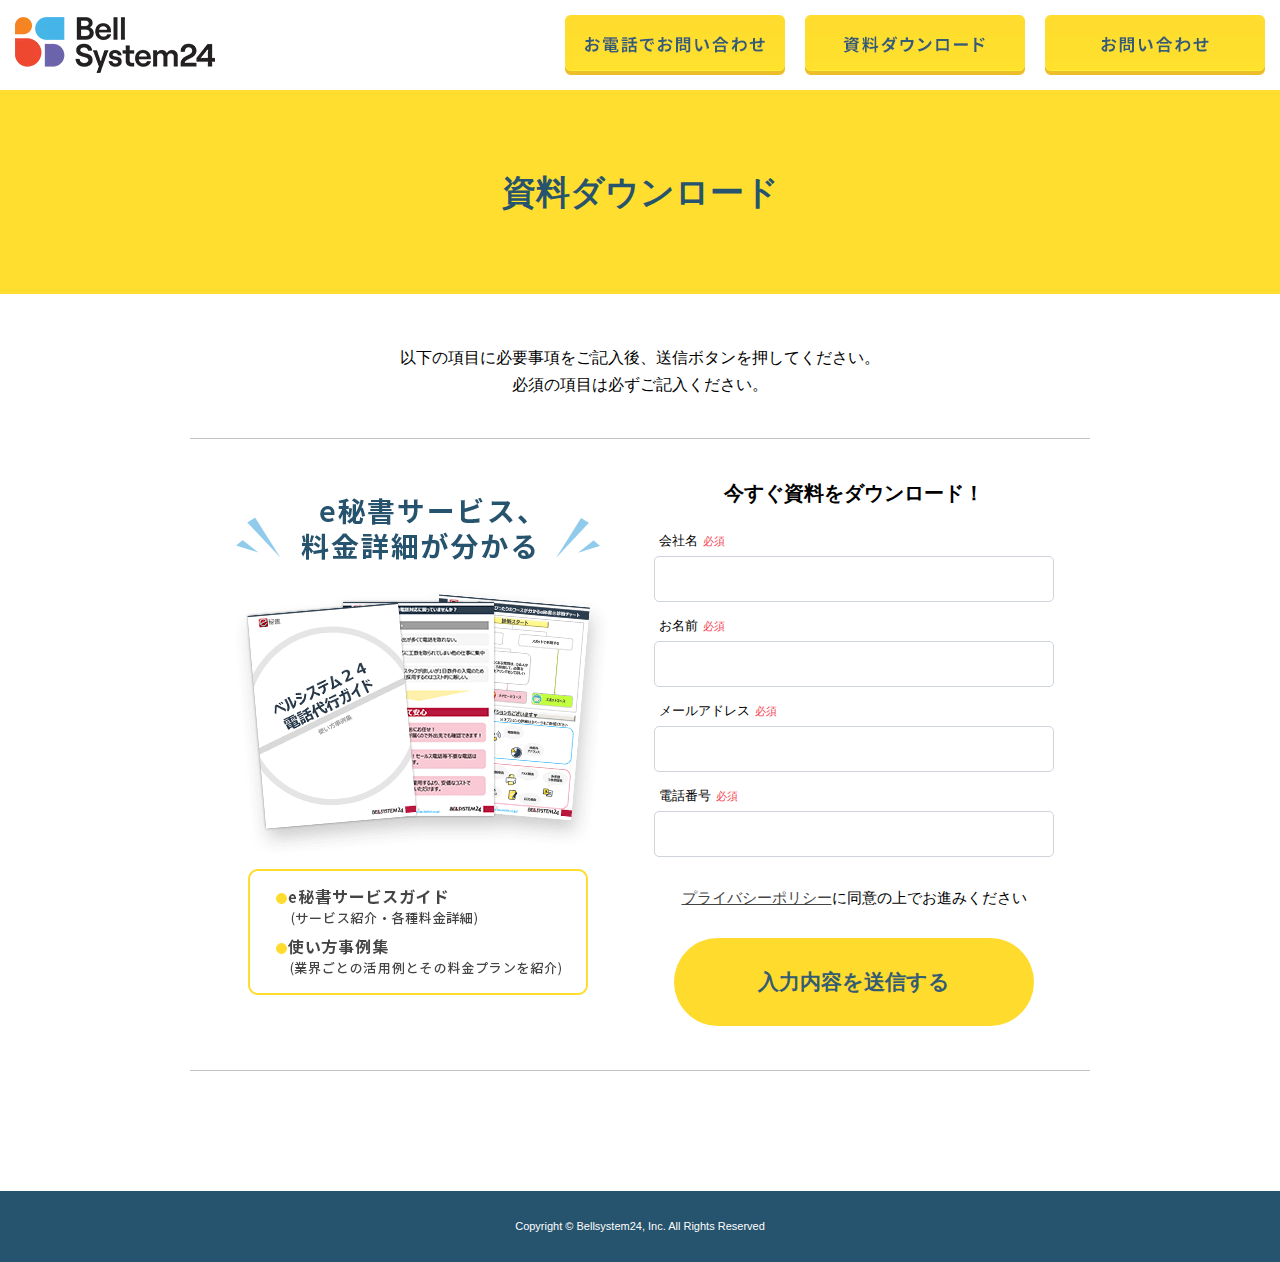
<file: form01/index.html>
<!DOCTYPE html>
<html lang="ja">
<meta http-equiv="content-type" content="text/html;charset=UTF-8" />

<head>
    <!-- Google Tag Manager -->
    <script>(function (w, d, s, l, i) {
            w[l] = w[l] || []; w[l].push({
                'gtm.start':
                    new Date().getTime(), event: 'gtm.js'
            }); var f = d.getElementsByTagName(s)[0],
                j = d.createElement(s), dl = l != 'dataLayer' ? '&l=' + l : ''; j.async = true; j.src =
                    'https://www.googletagmanager.com/gtm.js?id=' + i + dl; f.parentNode.insertBefore(j, f);
        })(window, document, 'script', 'dataLayer', 'GTM-P65GX6');</script>
    <!-- End Google Tag Manager -->

    <meta charset="UTF-8" />
    <meta name="theme-color" content="#fff" />
    <meta http-equiv="X-UA-Compatible" content="IE=edge" />
    <meta name="viewport" content="width=device-width, initial-scale=1.0" />
    <meta name="description"
        content="コールセンター業界トップクラスのベルシステム24による電話代行サービスです。契約社数は24000社、代表電話の受付から365日24時間窓口の一次受付まで、対応可能です。使ってみてご満足いただけなかった場合、全額返金します。まずはお試しください" />
    <meta name="keywords" content="電話代行,秘書代行,e秘書,ベルシステム24,高品質" />
    <meta name="robots" content="all" />
    <meta name="format-detection" content="telephone=no" />
    <meta name="SKYPE_TOOLBAR" content="SKYPE_TOOLBAR_PARSER_COMPATIBLE" />

    <meta property="og:title" content="電話代行・秘書代行サービスのベルシステム24｜e秘書®" />
    <meta property="og:description"
        content="コールセンター業界トップクラスのベルシステム24による電話代行サービスです。契約社数は24000社、代表電話の受付から365日24時間窓口の一次受付まで、対応可能です。使ってみてご満足いただけなかった場合、全額返金します。まずはお試しください" />
    <meta property="og:site_name" content="電話代行・秘書代行サービスのベルシステム24｜e秘書®" />
    <meta property="og:locale" content="ja_JP" />

    <title>電話代行・秘書代行サービスのベルシステム24｜e秘書®</title>

    <link rel="canonical" href="" />
    <link rel="icon" href="/favicon.ico" type="image/x-icon" />
    <link rel="stylesheet" href="../css/pc_reset.min.css" media="screen and (min-width: 769px)" />
    <link rel="stylesheet" href="../css/sp_reset.min.css" media="screen and (max-width: 768px)" />
    <link rel="stylesheet" href="../css/flex.min.css" />
    <link rel="stylesheet" href="../css/pc/form.css" media="screen and (min-width: 769px)" />
    <link rel="stylesheet" href="../css/mobile/form_mobile.css" media="screen and (max-width: 768px)" />
    <link href="../css/form_1.css" rel="stylesheet" media="screen and (min-width: 768px)" />
</head>

<body>
    <!-- Google Tag Manager (noscript) -->
    <noscript><iframe src="https://www.googletagmanager.com/ns.html?id=GTM-P65GX6" height="0" width="0"
            style="display:none;visibility:hidden"></iframe></noscript>
    <!-- End Google Tag Manager (noscript) -->
    <style>
        @media(max-width: 768px) {
            .hidden-mb {
                display: none;
            }

            .hidden-pc {
                display: block !important;
            }
        }

        .hidden-pc {
            display: none;
        }
    </style>
    <div class="hidden-mb">
        <header class="l-flex-between-center">
            <h1>
                <a href="/">
                    <img src="../img/common/logo.png" alt="BellSystem24" />
                </a>
            </h1>

            <div class="l-flex-start-center">
                <ul class="l-flex-start-center">
                    <li>
                        <a href="javascript:js_modal()">
                            <img src="../img/pc/nut_3.png" width="220" height="60" alt="お電話でお問い合わせ" />
                        </a>
                    </li>
                    <li>
                        <a href="/form01/index.html">
                            <img src="../img/pc/nut_1.png" width="220" height="60" alt="資料ダウンロード" />
                        </a>
                    </li>
                    <li>
                        <a href="/form02/index.html">
                            <img src="../img/pc/nut_2.png" width="220" height="60" alt="お問い合わせ" />
                        </a>
                    </li>
                </ul>
            </div>
        </header>

        <section id="form-frame">
            <h2>資料ダウンロード</h2>
            <p class="text">
                以下の項目に必要事項をご記入後、送信ボタンを押してください。<br />
                必須の項目は必ずご記入ください。
            </p>
            <div class="document-box">
                <figure><img src=../img/pc/pc_form_image.png width="375" height="498" alt="e秘書サービス、料金詳細が分かる"></figure>
                <div>
                    <h3>今すぐ資料をダウンロード！</h3>
                    <form action="/thanks1/index.html" method="post" enctype="multipart/form-data">
                        <div id="input_block">
                            <dl class="company req">
                                <dt><label for="company">会社名</label></dt>
                                <dd>
                                    <input type="text" name="postdatas[company]" id="company" required />
                                </dd>
                            </dl>
                            <dl class="name req">
                                <dt><label for="name">お名前</label></dt>
                                <dd>
                                    <input type="text" name="postdatas[name]" id="name" required />
                                </dd>
                            </dl>
                            <dl class="email req">
                                <dt><label for="email">メールアドレス</label></dt>
                                <dd>
                                    <input type="email" name="postdatas[email]" id="email" required
                                        pattern="[a-z0-9._%+-]+@[a-z0-9.-]+\.[a-z]{2,3}$" />
                                </dd>
                            </dl>
                            <dl class="tel req">
                                <dt><label for="tel">電話番号</label></dt>
                                <dd>
                                    <input type="tel" name="postdatas[tel]" id="tel" required
                                        pattern="[0-9]{2,4}-?[0-9]{3,4}-?[0-9]{3,4}" />
                                </dd>
                            </dl>
                        </div>
                        <p class="policy">
                            <span><a href="#">プライバシーポリシー</a>に</span>同意の上でお進みください
                        </p>
                        <input type="hidden" name="_token" value="a022cd60ab0794eb27d4" />
                        <p id="next-btn"><input type="submit" value="入力内容を送信する" /></p>
                    </form>
                </div>
            </div>
        </section>

        <div id="modal" class="bl_modal js_modal">
            <div class="bl_modal_bg js_modalClose"></div>
            <div class="bl_modal_bar"></div>
            <div class="bl_modal_inner">
                <h2 class="el_modalTxt el_modalTxt__accent">お気軽にお問い合わせください</h2>
                <p class="el_modalTxt el_modalTxt__notice">e秘書®サービス専用窓口（全日9時～21時）</p>
                <p class="bl_modal_img"><img src="../img/pc/pc_popup_tel.png" alt="0120-600-024" width="430"
                        height="46" /></p>
            </div>
        </div>



    </div>

    <div class="hidden-pc">
        <header class="l-flex-between-center">
            <h1>
                <a href="/">
                    <img src="../img/common/logo.png" alt="BellSystem24" />
                </a>
            </h1>
            <div class="l-flex-start-center">
                <ul class="l-flex-start-center">
                    <li>
                        <a href="tel:0120-600-024">
                            <img src="../img/form1/f1_nut_1.png" alt="" />
                        </a>
                    </li>
                    <li>
                        <a href="/form01/index.html">
                            <img src="../img/mobile/nut_1.png" alt="" />
                        </a>
                    </li>
                    <li>
                        <a href="/form02/index.html">
                            <img src="../img/mobile/nut_2.png" alt="" />
                        </a>
                    </li>
                </ul>
            </div>
        </header>

        <section id="form-frame">
            <h2>資料ダウンロード</h2>
            <p class="text">
                以下の項目に必要事項をご記入後、送信ボタンを押してください。<br />
                必須の項目は必ずご記入ください。
            </p>
            <div class="document-box">
                <figure><img src="../img/common/sp_form_image.png" width="574" height="215" alt="e秘書サービス、料金詳細が分かる" />
                </figure>
                <div>
                    <h3>今すぐ資料をダウンロード！</h3>
                    <form action="/thanks1/index.html" method="post" enctype="multipart/form-data">
                        <div id="input_block">
                            <dl class="company req">
                                <dt><label for="company">会社名</label></dt>
                                <dd>
                                    <input type="text" name="postdatas[company]" id="company" required="" />
                                </dd>
                            </dl>
                            <dl class="name req">
                                <dt><label for="name">お名前</label></dt>
                                <dd>
                                    <input type="text" name="postdatas[name]" id="name" required="" />
                                </dd>
                            </dl>
                            <dl class="email req">
                                <dt><label for="email">メールアドレス</label></dt>
                                <dd>
                                    <input type="email" name="postdatas[email]" id="email" required=""
                                        pattern="[a-z0-9._%+-]+@[a-z0-9.-]+\.[a-z]{2,3}$" />
                                </dd>
                            </dl>
                            <dl class="tel req">
                                <dt><label for="tel">電話番号</label></dt>
                                <dd>
                                    <input type="tel" name="postdatas[tel]" id="tel" required=""
                                        pattern="[0-9]{2,4}-?[0-9]{3,4}-?[0-9]{3,4}" />
                                </dd>
                            </dl>
                        </div>
                        <p class="policy">
                            <span><a href="#">プライバシーポリシー</a>に</span>同意の上でお進みください
                        </p>
                        <p id="next-btn"><input type="submit" value="入力内容を送信する" /></p>
                    </form>
                </div>
            </div>
        </section>



    </div>


    <footer>
        <small>Copyright &copy; Bellsystem24, Inc. All Rights Reserved</small>
    </footer>

    <script src="../js/jquery-3.6.0.min.js"></script>
    <script src="../js/common/modal.js" as="script"></script>
</body>

</html>
</file>
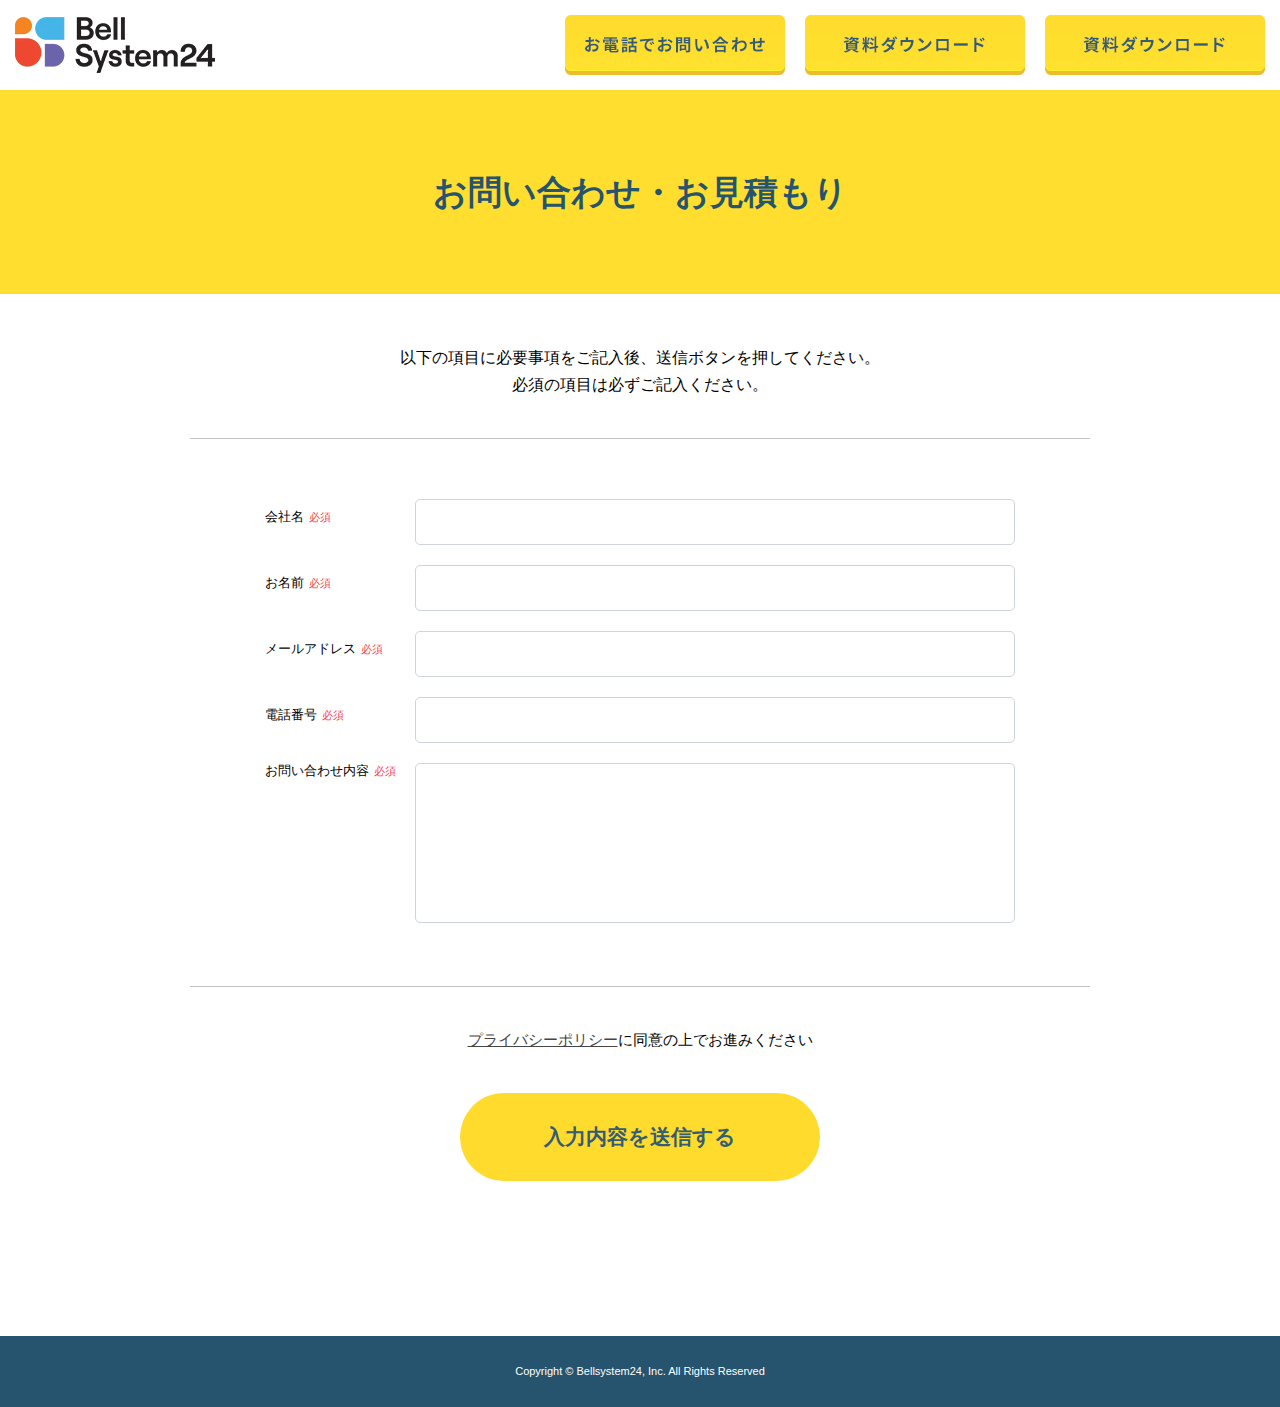
<file: form02/index.html>
<!DOCTYPE html>
<html lang="ja">
<meta http-equiv="content-type" content="text/html;charset=UTF-8" />

<head>
    <!-- Google Tag Manager -->
    <script>(function (w, d, s, l, i) {
            w[l] = w[l] || []; w[l].push({
                'gtm.start':
                    new Date().getTime(), event: 'gtm.js'
            }); var f = d.getElementsByTagName(s)[0],
                j = d.createElement(s), dl = l != 'dataLayer' ? '&l=' + l : ''; j.async = true; j.src =
                    'https://www.googletagmanager.com/gtm.js?id=' + i + dl; f.parentNode.insertBefore(j, f);
        })(window, document, 'script', 'dataLayer', 'GTM-P65GX6');</script>
    <!-- End Google Tag Manager -->
    <meta charset="UTF-8" />
    <meta name="viewport" content="width=device-width, initial-scale=1.0" />

    <title>電話代行・秘書代行サービスのベルシステム24｜e秘書&reg;</title>

    <link rel="canonical" href="../index.html" />

    <link rel="stylesheet" href="../css/pc_reset.min.css" />
    <link rel="stylesheet" href="../css/flex.min.css" />
    <link rel="stylesheet" href="../css/mobile/form_2_mobile.css" media="screen and (max-width: 769px)" />
    <link rel="stylesheet" href="../css/form_2.css" media="screen and (min-width: 768px)" />
    <link href="../css/pc/form.css" rel="stylesheet" media="screen and (min-width: 768px)" />
</head>

<body>
    <!-- Google Tag Manager (noscript) -->
    <noscript><iframe src="https://www.googletagmanager.com/ns.html?id=GTM-P65GX6" height="0" width="0"
            style="display:none;visibility:hidden"></iframe></noscript>
    <!-- End Google Tag Manager (noscript) -->
    <style>
        @media(max-width: 768px) {
            .hidden-mb {
                display: none;
            }

            .hidden-pc {
                display: block !important;
            }
        }

        .hidden-pc {
            display: none;
        }
    </style>
    <div class="hidden-mb">
        <header class="l-flex-between-center">
            <h1>
                <a href="/">
                    <img src="../img/common/logo.png" alt="BellSystem24" />
                </a>
            </h1>

            <div class="l-flex-start-center">
                <ul class="l-flex-start-center">
                    <li>
                        <a href="javascript:js_modal()">
                            <img src="../img/pc/nut_3.png" width="220" height="60" alt="お電話でお問い合わせ" />
                        </a>
                    </li>
                    <li>
                        <a href="/form01/index.html">
                            <img src="../img/pc/nut_1.png" width="220" height="60" alt="資料ダウンロード" />
                        </a>
                    </li>
                    <li>
                        <a href="/form02/index.html">
                            <img src="../img/pc/nut_1.png" width="220" height="60" alt="お問い合わせ" />
                        </a>
                    </li>
                </ul>
            </div>
        </header>

        <section id="form-frame">
            <h2>お問い合わせ・お見積もり</h2>
            <p class="text">
                以下の項目に必要事項をご記入後、送信ボタンを押してください。<br />
                必須の項目は必ずご記入ください。
            </p>
            <form action="/thanks2/index.html" method="post" enctype="multipart/form-data">
                <div id="input_block">
                    <dl class="company req">
                        <dt><label for="company">会社名</label></dt>
                        <dd>
                            <input type="text" name="postdatas[company]" id="company" required />
                        </dd>
                    </dl>
                    <dl class="name req">
                        <dt><label for="name">お名前</label></dt>
                        <dd>
                            <input type="text" name="postdatas[name]" id="name" required />
                        </dd>
                    </dl>
                    <dl class="email req">
                        <dt><label for="email">メールアドレス</label></dt>
                        <dd>
                            <input type="email" name="postdatas[email]" id="email" required
                                pattern="[a-z0-9._%+-]+@[a-z0-9.-]+\.[a-z]{2,3}$" />
                        </dd>
                    </dl>
                    <dl class="tel req">
                        <dt><label for="tel">電話番号</label></dt>
                        <dd>
                            <input type="tel" name="postdatas[tel]" id="tel" required
                                pattern="[0-9]{2,4}-?[0-9]{3,4}-?[0-9]{3,4}" />
                        </dd>
                    </dl>
                    <dl class="etc req">
                        <dt><label for="inquiry_details">お問い合わせ内容</label></dt>
                        <dd>
                            <textarea name="postdatas[inquiry_details]" id="inquiry_details" required></textarea>
                        </dd>
                    </dl>
                </div>
                <p class="policy"><a href="">プライバシーポリシー</a>に同意の上でお進みください</p>

                <p id="next-btn"><input type="submit" value="入力内容を送信する" /></p>
            </form>
        </section>

        <div id="modal" class="bl_modal js_modal">
            <div class="bl_modal_bg js_modalClose"></div>
            <div class="bl_modal_bar"></div>
            <div class="bl_modal_inner">
                <h2 class="el_modalTxt el_modalTxt__accent">お気軽にお問い合わせください</h2>
                <p class="el_modalTxt el_modalTxt__notice">e秘書®サービス専用窓口（全日9時～21時）</p>
                <p class="bl_modal_img"><img src="../img/pc/pc_popup_tel.png" alt="" width="430" height="46" /></p>
            </div>
        </div>
    </div>

    <div class="hidden-pc">
        <header class="l-flex-between-center">
            <h1>
                <a href="/">
                    <img src="../img/common/logo.png" alt="BellSystem24" />
                </a>
            </h1>
            <div class="l-flex-start-center">
                <ul class="l-flex-start-center">
                    <li>
                        <a href="tel:0120-600-024">
                            <img src="../img/form1/f1_nut_1.png" alt="" />
                        </a>
                    </li>
                    <li>
                        <a href="/form01/index.html">
                            <img src="../img/mobile/nut_1.png" alt="" />
                        </a>
                    </li>
                    <li>
                        <a href="/form02/index.html">
                            <img src="../img/mobile/nut_2.png" alt="" />
                        </a>
                    </li>
                </ul>
            </div>
        </header>

        <section id="form-frame">
            <h2>お問い合わせ・お見積もり</h2>
            <p class="text">
                以下の項目に必要事項をご記入後、送信ボタンを押してください。<br />
                必須の項目は必ずご記入ください。
            </p>
            <form action="/thanks1/index.html" method="post" enctype="multipart/form-data">
                <div id="input_block">
                    <dl class="company req">
                        <dt><label for="company">会社名</label></dt>
                        <dd>
                            <input type="text" name="postdatas[company]" id="company" required="" />
                        </dd>
                    </dl>
                    <dl class="name req">
                        <dt><label for="name">お名前</label></dt>
                        <dd>
                            <input type="text" name="postdatas[name]" id="name" required="" />
                        </dd>
                    </dl>
                    <dl class="email req">
                        <dt><label for="email">メールアドレス</label></dt>
                        <dd>
                            <input type="email" name="postdatas[email]" id="email" required=""
                                pattern="[a-z0-9._%+-]+@[a-z0-9.-]+\.[a-z]{2,3}$" />
                        </dd>
                    </dl>
                    <dl class="tel req">
                        <dt><label for="tel">電話番号</label></dt>
                        <dd>
                            <input type="tel" name="postdatas[tel]" id="tel" required=""
                                pattern="[0-9]{2,4}-?[0-9]{3,4}-?[0-9]{3,4}" />
                        </dd>
                    </dl>
                    <dl class="etc req">
                        <dt><label for="inquiry_details">お問い合わせ内容</label></dt>
                        <dd>
                            <textarea name="postdatas[inquiry_details]" id="inquiry_details" required=""></textarea>
                        </dd>
                    </dl>
                </div>
                <p class="policy"><a href="">プライバシーポリシー</a>に同意の上でお進みください</p>
                <p id="next-btn"><input type="submit" value="入力内容を送信する" /></p>
            </form>
        </section>

    </div>


    <footer>
        <small>Copyright &copy; Bellsystem24, Inc. All Rights Reserved</small>
    </footer>

    <script src="../js/jquery-3.6.0.min.js"></script>
    <script src="../js/common/modal.js" as="script"></script>
</body>

</html>
</file>
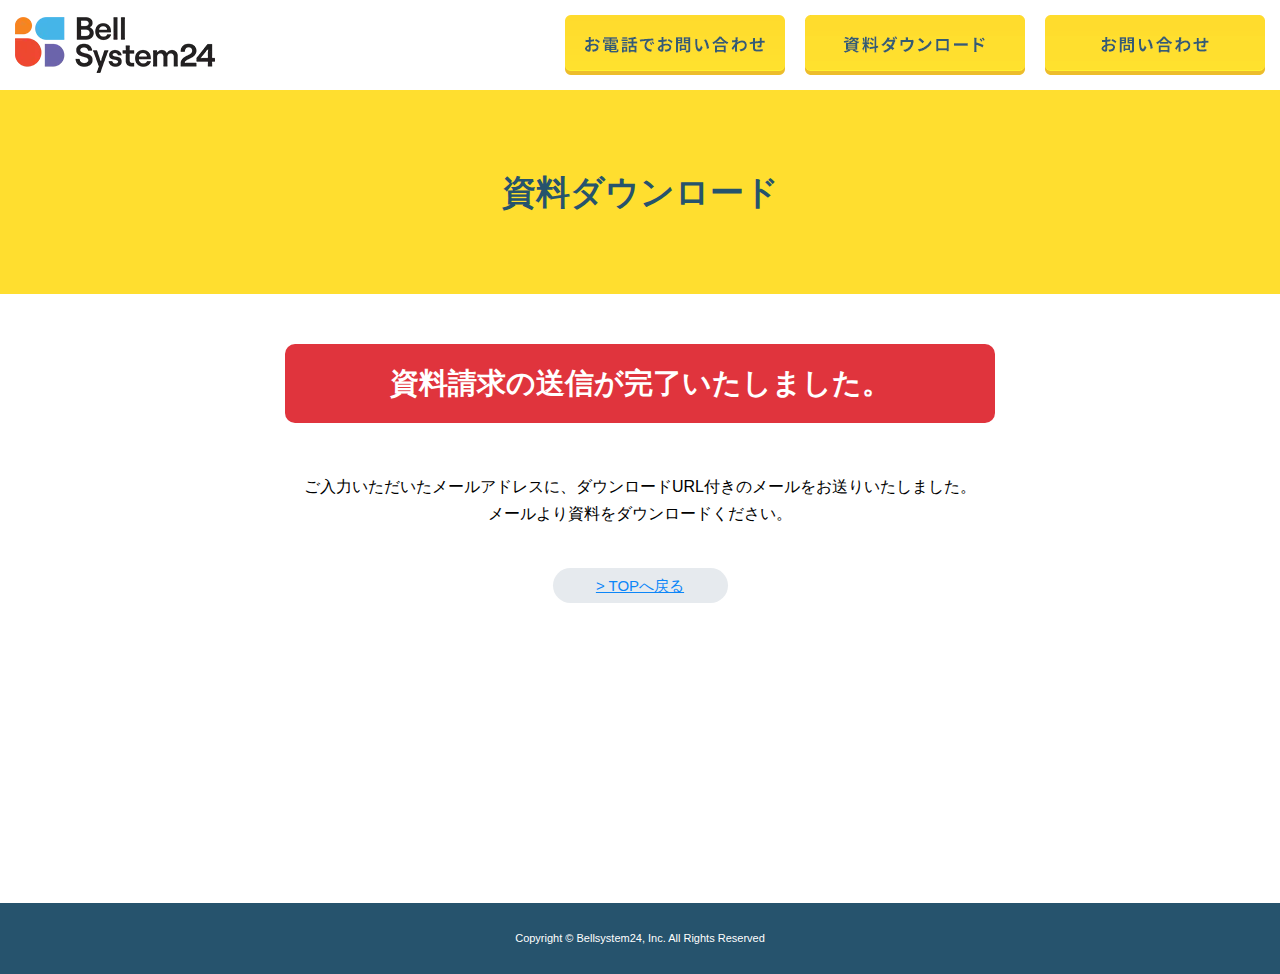
<file: thanks1/index.html>
<html lang="ja">

<head>
  <!-- Google Tag Manager -->
  <script>(function (w, d, s, l, i) {
      w[l] = w[l] || []; w[l].push({
        'gtm.start':
          new Date().getTime(), event: 'gtm.js'
      }); var f = d.getElementsByTagName(s)[0],
        j = d.createElement(s), dl = l != 'dataLayer' ? '&l=' + l : ''; j.async = true; j.src =
          'https://www.googletagmanager.com/gtm.js?id=' + i + dl; f.parentNode.insertBefore(j, f);
    })(window, document, 'script', 'dataLayer', 'GTM-P65GX6');</script>
  <!-- End Google Tag Manager -->

  <meta charset="UTF-8" />
  <meta name="theme-color" content="#fff" />
  <meta http-equiv="X-UA-Compatible" content="IE=edge" />
  <meta name="viewport" content="width=device-width, initial-scale=1.0" />
  <meta name="description"
    content="コールセンター業界トップクラスのベルシステム24による電話代行サービスです。契約社数は24000社、代表電話の受付から365日24時間窓口の一次受付まで、対応可能です。使ってみてご満足いただけなかった場合、全額返金します。まずはお試しください" />
  <meta name="keywords" content="電話代行,秘書代行,e秘書,ベルシステム24,高品質" />
  <meta name="robots" content="all" />
  <meta name="format-detection" content="telephone=no" />
  <meta name="SKYPE_TOOLBAR" content="SKYPE_TOOLBAR_PARSER_COMPATIBLE" />

  <meta property="og:title" content="電話代行・秘書代行サービスのベルシステム24｜e秘書®" />
  <meta property="og:description"
    content="コールセンター業界トップクラスのベルシステム24による電話代行サービスです。契約社数は24000社、代表電話の受付から365日24時間窓口の一次受付まで、対応可能です。使ってみてご満足いただけなかった場合、全額返金します。まずはお試しください" />
  <meta property="og:site_name" content="電話代行・秘書代行サービスのベルシステム24｜e秘書®" />
  <meta property="og:locale" content="ja_JP" />

  <title>電話代行・秘書代行サービスのベルシステム24｜e秘書®</title>

  <link rel="canonical" href="" />
  <link rel="icon" href="/favicon.ico" type="image/x-icon" />


  <link rel="stylesheet" href="../css/pc_reset.min.css" media="screen and (min-width: 769px)" />
  <link rel="stylesheet" href="../css/sp_reset.min.css" media="screen and (max-width: 768px)" />
  <link rel="stylesheet" href="../css/thanks1_pc.css" media="screen and (min-width: 769px)" />
  <link rel="stylesheet" href="../css/thanks1_mobile.css" media="screen and (max-width: 768px)" />
  <link rel="stylesheet" href="../css/flex.min.css" />


</head>

<body cz-shortcut-listen="true">
  <!-- Google Tag Manager (noscript) -->
  <noscript><iframe src="https://www.googletagmanager.com/ns.html?id=GTM-P65GX6" height="0" width="0"
      style="display:none;visibility:hidden"></iframe></noscript>
  <!-- End Google Tag Manager (noscript) -->
  <style>
    @media(max-width: 768px) {
      .hidden-mb {
        display: none;
      }

      .hidden-pc {
        display: block !important;
      }
    }

    .hidden-pc {
      display: none;
    }
  </style>
  <div class="hidden-mb">
    <header class="l-flex-between-center">
      <h1>
        <a href="/">
          <img src="../img/common/logo.png" alt="BellSystem24" />
        </a>
      </h1>

      <div class="l-flex-start-center">
        <ul class="l-flex-start-center">
          <li>
            <a href="javascript:js_modal()">
              <img src="../img/pc/nut_3.png" width="220" height="60" alt="お電話でお問い合わせ" />
            </a>
          </li>
          <li>
            <a href="/form01/index.html">
              <img src="../img/pc/nut_1.png" width="220" height="60" alt="資料ダウンロード" />
            </a>
          </li>
          <li>
            <a href="/form02/index.html">
              <img src="../img/pc/nut_2.png" width="220" height="60" alt="お問い合わせ" />
            </a>
          </li>
        </ul>
      </div>
    </header>

    <section id="form-frame">
      <h2>資料ダウンロード</h2>
      <p class="sub-title">資料請求の送信が完了いたしました。</p>
      <p class="thanks-text">
        ご入力いただいたメールアドレスに、ダウンロードURL付きのメールをお送りいたしました。<br />
        メールより資料をダウンロードください。
      </p>
      <p id="go-top"><a href="/">&gt; TOPへ戻る</a></p>
    </section>


    <div id="modal" class="bl_modal js_modal">
      <div class="bl_modal_bg js_modalClose"></div>
      <div class="bl_modal_bar"></div>
      <div class="bl_modal_inner">
        <h2 class="el_modalTxt el_modalTxt__accent">お気軽にお問い合わせください</h2>
        <p class="el_modalTxt el_modalTxt__notice">e秘書®サービス専用窓口（全日9時～21時）</p>
        <p class="bl_modal_img"><img loading="lazy" src="https://tasbell24-lp.com/img/pc/pc_popup_tel.png"
            alt="0120-600-024" width="430" height="46" /></p>
      </div>
    </div>
  </div>

  <div class="hidden-pc">
    <header class="l-flex-between-center">
      <h1>
        <a href="/">
          <img src="../img/common/logo.png" alt="BellSystem24" />
        </a>
      </h1>
      <div class="l-flex-start-center">
        <ul class="l-flex-start-center">
          <li>
            <a href="tel:0120-600-024">
              <img src="../img/form1/f1_nut_1.png" alt="" />
            </a>
          </li>
          <li>
            <a href="/form01/index.html">
              <img src="../img/mobile/nut_1.png" alt="" />
            </a>
          </li>
          <li>
            <a href="/form02/index.html">
              <img src="../img/mobile/nut_2.png" alt="" />
            </a>
          </li>
        </ul>
      </div>
    </header>

    <section id="form-frame">
      <h2>資料ダウンロード</h2>
      <p class="sub-title">資料請求の送信が完了いたしました。</p>
      <p class="thanks-text">
        ご入力いただいたメールアドレスに、ダウンロードURL付きのメールをお送りいたしました。<br />
        メールより資料をダウンロードください。
      </p>
      <p id="go-top"><a href="/">&gt; TOPへ戻る</a></p>
    </section>



  </div>


  <footer>
    <small>Copyright &copy; Bellsystem24, Inc. All Rights Reserved</small>
  </footer>

  <script src="../js/jquery-3.6.0.min.js"></script>
  <script src="../js/common/modal.js" as="script"></script>


</body>

</html>
</file>
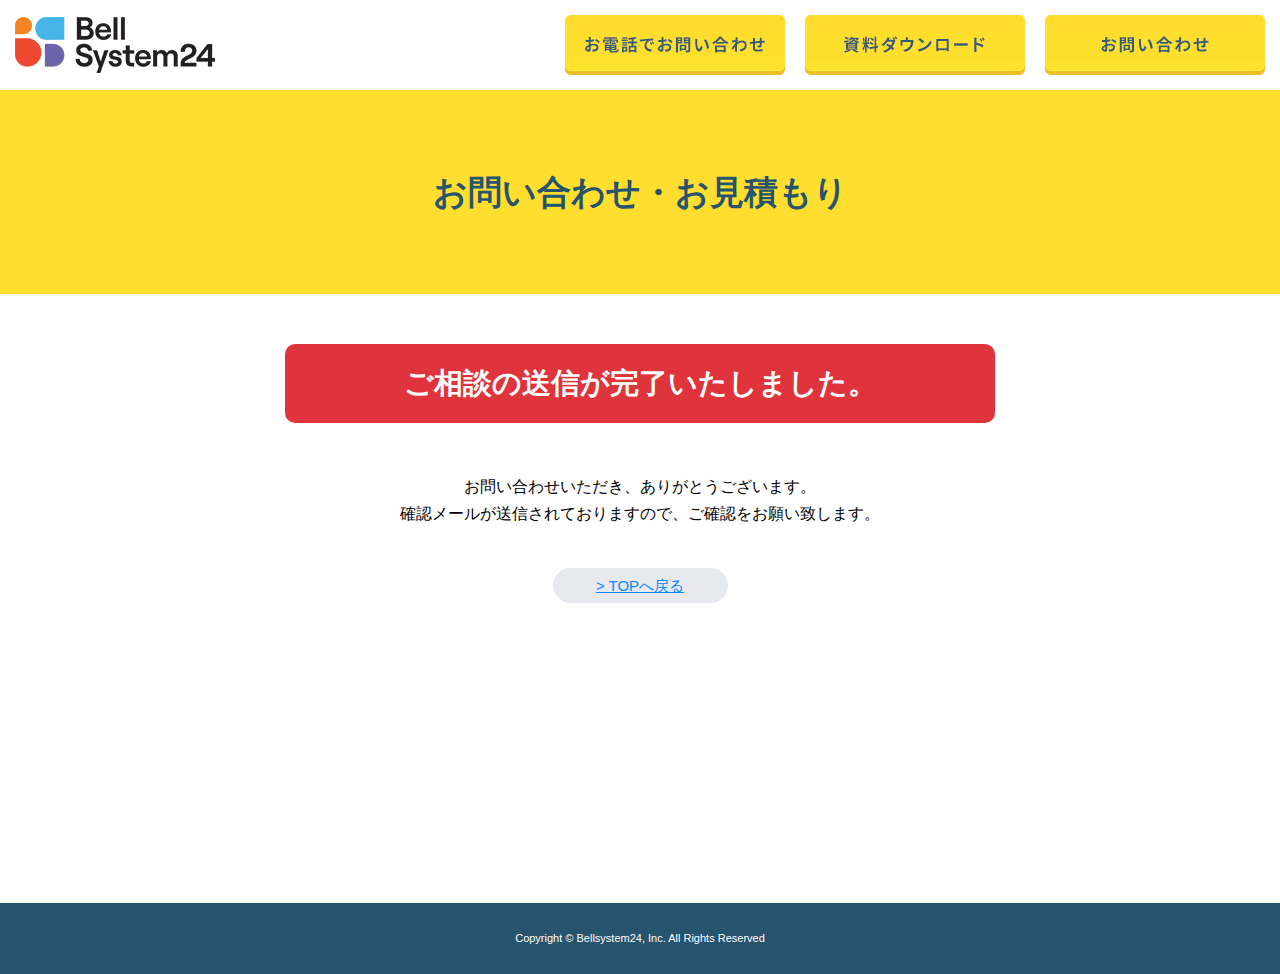
<file: thanks2/index.html>
<html lang="ja">

<head>
  <!-- Google Tag Manager -->
  <script>(function (w, d, s, l, i) {
      w[l] = w[l] || []; w[l].push({
        'gtm.start':
          new Date().getTime(), event: 'gtm.js'
      }); var f = d.getElementsByTagName(s)[0],
        j = d.createElement(s), dl = l != 'dataLayer' ? '&l=' + l : ''; j.async = true; j.src =
          'https://www.googletagmanager.com/gtm.js?id=' + i + dl; f.parentNode.insertBefore(j, f);
    })(window, document, 'script', 'dataLayer', 'GTM-P65GX6');</script>
  <!-- End Google Tag Manager -->

  <meta charset="UTF-8" />
  <meta name="theme-color" content="#fff" />
  <meta http-equiv="X-UA-Compatible" content="IE=edge" />
  <meta name="viewport" content="width=device-width, initial-scale=1.0" />
  <meta name="description"
    content="コールセンター業界トップクラスのベルシステム24による電話代行サービスです。契約社数は24000社、代表電話の受付から365日24時間窓口の一次受付まで、対応可能です。使ってみてご満足いただけなかった場合、全額返金します。まずはお試しください" />
  <meta name="keywords" content="電話代行,秘書代行,e秘書,ベルシステム24,高品質" />
  <meta name="robots" content="all" />
  <meta name="format-detection" content="telephone=no" />
  <meta name="SKYPE_TOOLBAR" content="SKYPE_TOOLBAR_PARSER_COMPATIBLE" />

  <meta property="og:title" content="電話代行・秘書代行サービスのベルシステム24｜e秘書®" />
  <meta property="og:description"
    content="コールセンター業界トップクラスのベルシステム24による電話代行サービスです。契約社数は24000社、代表電話の受付から365日24時間窓口の一次受付まで、対応可能です。使ってみてご満足いただけなかった場合、全額返金します。まずはお試しください" />
  <meta property="og:site_name" content="電話代行・秘書代行サービスのベルシステム24｜e秘書®" />
  <meta property="og:locale" content="ja_JP" />

  <title>電話代行・秘書代行サービスのベルシステム24｜e秘書®</title>

  <link rel="canonical" href="" />
  <link rel="icon" href="/favicon.ico" type="image/x-icon" />


  <link rel="stylesheet" href="../css/pc_reset.min.css" media="screen and (min-width: 769px)" />
  <link rel="stylesheet" href="../css/sp_reset.min.css" media="screen and (max-width: 768px)" />
  <link rel="stylesheet" href="../css/thanks2_pc.css" media="screen and (min-width: 769px)" />
  <link rel="stylesheet" href="../css/thanks2_mobile.css" media="screen and (max-width: 768px)" />
  <link rel="stylesheet" href="../css/flex.min.css" />


</head>

<body cz-shortcut-listen="true">
  <!-- Google Tag Manager (noscript) -->
  <noscript><iframe src="https://www.googletagmanager.com/ns.html?id=GTM-P65GX6" height="0" width="0"
      style="display:none;visibility:hidden"></iframe></noscript>
  <!-- End Google Tag Manager (noscript) -->
  <style>
    @media(max-width: 768px) {
      .hidden-mb {
        display: none;
      }

      .hidden-pc {
        display: block !important;
      }
    }

    .hidden-pc {
      display: none;
    }
  </style>
  <div class="hidden-mb">
    <header class="l-flex-between-center">
      <h1>
        <a href="/">
          <img src="../img/common/logo.png" alt="BellSystem24" />
        </a>
      </h1>

      <div class="l-flex-start-center">
        <ul class="l-flex-start-center">
          <li>
            <a href="javascript:js_modal()">
              <img src="../img/pc/nut_3.png" width="220" height="60" alt="お電話でお問い合わせ" />
            </a>
          </li>
          <li>
            <a href="/form01/index.html">
              <img src="../img/pc/nut_1.png" width="220" height="60" alt="資料ダウンロード" />
            </a>
          </li>
          <li>
            <a href="/form02/index.html">
              <img src="../img/pc/nut_2.png" width="220" height="60" alt="お問い合わせ" />
            </a>
          </li>
        </ul>
      </div>
    </header>

    <section id="form-frame">
      <h2>お問い合わせ・お見積もり</h2>
      <p class="sub-title">ご相談の送信が完了いたしました。</p>
      <p class="thanks-text">
        お問い合わせいただき、ありがとうございます。<br />
        確認メールが送信されておりますので、ご確認をお願い致します。
      </p>
      <p id="go-top"><a href="/">&gt; TOPへ戻る</a></p>
    </section>



    <div id="modal" class="bl_modal js_modal">
      <div class="bl_modal_bg js_modalClose"></div>
      <div class="bl_modal_bar"></div>
      <div class="bl_modal_inner">
        <h2 class="el_modalTxt el_modalTxt__accent">お気軽にお問い合わせください</h2>
        <p class="el_modalTxt el_modalTxt__notice">e秘書®サービス専用窓口（全日9時～21時）</p>
        <p class="bl_modal_img"><img src="../img/pc/pc_popup_tel.png" alt="0120-600-024" width="430" height="46" /></p>
      </div>
    </div>
  </div>

  <div class="hidden-pc">
    <header class="l-flex-between-center">
      <h1>
        <a href="/">
          <img src="../img/common/logo.png" alt="BellSystem24" />
        </a>
      </h1>
      <div class="l-flex-start-center">
        <ul class="l-flex-start-center">
          <li>
            <a href="tel:0120-600-024">
              <img src="../img/form1/f1_nut_1.png" alt="" />
            </a>
          </li>
          <li>
            <a href="/form01/index.html">
              <img src="../img/mobile/nut_1.png" alt="" />
            </a>
          </li>
          <li>
            <a href="/form02/index.html">
              <img src="../img/mobile/nut_2.png" alt="" />
            </a>
          </li>
        </ul>
      </div>
    </header>

    <section id="form-frame">
      <h2>お問い合わせ・お見積もり</h2>
      <p class="sub-title">ご相談の送信が完了いたしました。</p>
      <p class="thanks-text">
        お問い合わせいただき、ありがとうございます。<br />
        確認メールが送信されておりますので、ご確認をお願い致します。
      </p>
      <p id="go-top"><a href="/">&gt; TOPへ戻る</a></p>
    </section>


  </div>


  <footer>
    <small>Copyright &copy; Bellsystem24, Inc. All Rights Reserved</small>
  </footer>

  <script src="../js/jquery-3.6.0.min.js"></script>
  <script src="../js/common/modal.js" as="script"></script>


</body>

</html>
</file>
<file: css/pc-custom.css>
header {
  width: 100%;
  padding: 15px;
  margin: 0 auto;
  background: #fff;
  position: fixed;
  top: 0;
  left: 0;
  right: 0;
  z-index: 99;
}
header div dl dt {
  font-size: 12px;
}
.hnh-case-slider button .slick-prev.slick-arrow {
  cursor: pointer;
  position: absolute;
  top: 195px;
  z-index: 9;
}
.hnh-case-slider .slick-next.slick-arrow {
  background-image: url("../img/common/common_icon_arrow.png");
  background-repeat: no-repeat;
  background-color: transparent !important;
  background-size: contain; /* Thay đổi kích thước ảnh theo yêu cầu */
  background-position: center; /* Căn giữa hình ảnh */
  text-indent: -9999px; /* Ẩn văn bản bằng cách dịch nó ra xa khỏi vùng hiển thị */
  width: 27px; /* Đặt chiều rộng và chiều cao phù hợp với kích thước hình ảnh */
  height: 48px;
  /* Các thuộc tính khác của nút (font-size, màu sắc, vị trí, vv.) */
  border: none;
  right: -30px;
  /* opacity: 0.5; */
}
.hnh-case-slider .slick-prev.slick-arrow {
  background-image: url("../img/common/common_icon_arrow.png");

  background-repeat: no-repeat;
  background-color: transparent !important;
  background-size: contain; /* Thay đổi kích thước ảnh theo yêu cầu */
  background-position: center; /* Căn giữa hình ảnh */
  text-indent: -9999px; /* Ẩn văn bản bằng cách dịch nó ra xa khỏi vùng hiển thị */
  width: 27px; /* Đặt chiều rộng và chiều cao phù hợp với kích thước hình ảnh */
  height: 48px;
  /* Các thuộc tính khác của nút (font-size, màu sắc, vị trí, vv.) */
  border: none;

  /* opacity: 0.5; */
}
.hnh-case-slider button.slick-next.slick-arrow {
  cursor: pointer;
  position: absolute;
  top: 195px;
  z-index: 9;
  right: -35px;
  transform: rotateY(180deg);
}

.hnh-case-slider button.slick-prev.slick-arrow {
  cursor: pointer;
  position: absolute;
  top: 195px;
  z-index: 9;
  left: -35px;
}
header div dl dd {
  text-align: center;
  font-weight: bold;
  margin-top: 10px;
}
header div ul {
  margin-left: 20px;
}
header div ul li:hover {
  opacity: 0.7;
  transition: 0.5s;
}
header div ul li + li {
  margin-left: 20px;
}
#fv {
  padding: 22px 0 38px;
  margin-top: 105px;
  background: url(../img/pc/pc_fv_background1.png) no-repeat center top / cover;
}
#fv .l-inner {
  width: 1000px;
  margin: 0 auto;
}
#fv h2 {
  margin: 2px 0 25px 0;
}
#fv .form-box {
  width: 320px;
  padding: 30px 40px;
  border-radius: 10px;
  background: #fff;
}
#fv .form-box h3 {
  margin-bottom: 25px;
}
#fv .form-box .error {
  display: block;
  width: 100%;
  color: #df3434;
  font-size: 14px;
  padding-bottom: 8px;
}
#fv .form-box dl + dl {
  margin-top: 15px;
}
#fv .form-box .req dt {
  display: -webkit-box;
  display: -webkit-flex;
  display: -ms-flexbox;
  display: flex;
  -webkit-box-align: center;
  -webkit-align-items: center;
  -ms-flex-align: center;
  align-items: center;
}
#fv .form-box .req dt label {
  margin-right: 5px;
}
#fv .form-box .req dt::after {
  content: "必須";
  width: 40px;
  color: #f54653;
  font-size: 11px;
}
#fv .form-box dt label {
  font-size: 13px;
  line-height: 1.3;
}
#fv .form-box dt span {
  display: block;
  font-size: 14px;
  margin-top: 3px;
}
#fv .form-box dd {
  position: relative;
}
/*----- input周り(text,select,textarea等) -----*/
#fv .form-box dl dd select,
#fv .form-box dl dd input[type="text"],
#fv .form-box dl dd input[type="email"],
#fv .form-box dl dd input[type="tel"] {
  width: 100%;
  font-size: 14px;
  line-height: 1.5;
  padding: 7px 10px;
  border: 1px solid #ced4da;
  border-radius: 5px;
  background: #fff;
  appearance: none;
  resize: none;
}
/*----- パーツ(項目ごとの微調整用) -----*/
#fv .form-box .policy {
  font-size: 12px;
  text-align: center;
  margin: 30px auto 0;
}
#fv .form-box .policy span {
  display: block;
  margin-bottom: 5px;
}
#fv .form-box .policy a {
  color: #454545;
}
#fv .form-box .policy a:hover {
  opacity: 0.7;
  transition: 0.5s;
}
/*----- formボタン -----*/
#fv .form-box #next-btn {
  margin-top: 12px;
  text-align: center;
}
#fv .form-box #next-btn input[type="submit"] {
  width: 240px;
  color: #345c73;
  font-size: 17px;
  font-weight: bold;
  padding: 10px 0;
  border: none;
  border-radius: 50px;
  background: #ffdb2d;
}
#fv .form-box #next-btn input[type="submit"]:hover {
  opacity: 0.7;
  transition: 0.5s;
}
.bl_modal {
  display: none;
  width: 100%;
  height: 100lvh;
  position: fixed;
  top: 0;
  left: 0;
  z-index: 1000;
  overscroll-behavior: contain;
  overflow-y: scroll;
  -ms-overflow-style: none;
  scrollbar-width: none;
}
.bl_modal::-webkit-scrollbar {
  display: none;
}
.bl_modal.is_active {
  display: flex;
  align-items: center;
  justify-content: center;
}
.bl_modal_bg {
  width: 100%;
  height: 100%;
  background-color: rgb(0, 0, 0, 0.35);
  position: absolute;
  top: 0;
  left: 0;
  z-index: 1;
}
.bl_modal_bar {
  width: 1px;
  height: calc(100lvh + 1px);
}
.bl_modal_inner {
  display: flex;
  width: 500px;
  height: 200px;
  padding: 1.5rem;
  background-color: #fff;
  border-radius: 20px;
  flex-direction: column;
  justify-content: center;
  position: relative;
  z-index: 2;
}
.bl_modal_img {
  text-align: center;
}
.el_modalTxt {
  margin: 0 0 1rem;
  text-align: center;
  font-size: 14px;
  color: #454545;
}
.el_modalTxt.el_modalTxt__accent {
  width: 100%;
  padding: 0.5rem 0;
  font-size: 24px;
  font-weight: bold;
  color: #fff;
  background-color: #264d64;
}
.el_modalTxt.el_modalTxt__notice {
  padding: 0 0 0 4.75rem;
  text-align: left;
}
footer {
  display: block;
  color: #fff;
  text-align: center;
  background: #efefef;
}
footer small {
  display: block;
  color: #fff;
  font-size: 11px;
  text-align: center;
  padding: 30px 0;
  background: #26536d;
}
</file>
<file: css/mobile-custom.css>
img {
  width: 100%;
  height: auto;
}
header {
  padding: 2.34vw 1.56vw 2.34vw 3.12vw;
  background: #fff;
  position: fixed;
  top: 0;
  left: 0;
  right: 0;
  z-index: 99;
}
header h1 {
  width: 35.93vw;
}
header ul li {
  width: 14.06vw;
}
header ul li:first-of-type {
  width: 25.9375vw;
}
.hnh-case-slider button.slick-next.slick-arrow {
    background-image: url('../img/common/common_icon_arrow.png');
    background-repeat: no-repeat;
    background-color: transparent !important;
    background-size: contain; /* Thay đổi kích thước ảnh theo yêu cầu */
    background-position: center; /* Căn giữa hình ảnh */
    text-indent: -9999px; /* Ẩn văn bản bằng cách dịch nó ra xa khỏi vùng hiển thị */
    border: none;
    
}
.hnh-case-slider button.slick-prev.slick-arrow {
    width: 4.21vw;
    cursor: pointer;
    position: absolute;
    top: 54.68vw;
    z-index: 9;
    left: -6.25vw;
}
.hnh-case-slider button.slick-prev.slick-arrow {
  background-image: url('../img/common/common_icon_arrow.png');
    
    background-repeat: no-repeat;
    background-color: transparent !important;
    background-size: contain; /* Thay đổi kích thước ảnh theo yêu cầu */
    background-position: center; /* Căn giữa hình ảnh */
    text-indent: -9999px; /* Ẩn văn bản bằng cách dịch nó ra xa khỏi vùng hiển thị */
    
    border: none;
    
    /* opacity: 0.5; */
}
.hnh-case-slider button.slick-next.slick-arrow {
    width: 4.21vw;
    cursor: pointer;
    position: absolute;
    top: 54.68vw;
    z-index: 9;
    right: -6.25vw;
    transform: rotateY(180deg);
}
header div ul li + li {
  margin-left: 0.78vw;
}
#fv {
  padding-top: 3.125vw;
  margin-top: 18.75vw;
  background: url(../img/mobile/sp_fv_background.png) no-repeat center top / 100%
    125vw;
}
#fv h2 {
  width: 84.0625vw;
  margin: 0 auto 4.6875vw;
}
#fv > p {
  width: 89.37vw;
  margin: 0 auto 5.93vw;
}
#fv h3 {
  width: 56.25vw;
  margin: 0 auto 7.03vw;
}
#fv .form-box {
  padding: 6.25vw 6.25vw 7.81vw;
  margin: 0 auto;
  background: #e8e6e7;
}
#fv .form-box .form-frame {
  padding: 6.25vw 5.46vw 6.25vw;
  border-radius: 1.56vw;
  background: #fff;
}
#fv .form-box .form-frame dl + dl {
  margin-top: 2.34vw;
}
#fv .form-box .form-frame .req dt {
  display: -webkit-box;
  display: -webkit-flex;
  display: -ms-flexbox;
  display: flex;
  -webkit-box-align: baseline;
  -webkit-align-items: baseline;
  -ms-flex-align: baseline;
  align-items: baseline;
}
#fv .form-box .form-frame .req dt label {
  margin-right: 1.25vw;
}
#fv .form-box .form-frame .req dt::after {
  content: "必須";
  color: #f54653;
  font-size: 3.12vw;
}
#fv .form-box .form-frame dt,
#fv .form-box .form-frame dd {
  font-size: 3.43vw;
}
#fv .form-box .form-frame dt {
  padding: 0 0 0.78vw 0.78vw;
}
#fv .form-box .form-frame dd {
  width: 100%;
  position: relative;
}

/*----- input周り(text,select,textarea等) -----*/
#fv .form-box .form-frame dl dd select,
#fv .form-box .form-frame dl dd input[type="text"],
#fv .form-box .form-frame dl dd input[type="email"],
#fv .form-box .form-frame dl dd input[type="tel"] {
  width: 100%;
  font-size: 3.75vw;
  line-height: 1.5;
  padding: 2.34vw 3.12vw;
  border: 1px solid #ced4da;
  border-radius: 0.78vw;
  background: #fff;
  appearance: none;
  resize: none;
}

/*----- パーツ(項目ごとの微調整用) -----*/
#fv .policy {
  font-size: 3.12vw;
  text-align: center;
  margin-top: 3.9vw;
}
#fv .policy span {
  display: block;
}
#fv .policy a {
  display: inline;
  color: #454545;
  text-decoration: underline;
}

/*----- formボタン -----*/
#fv #next-btn {
  margin-top: 3.12vw;
  text-align: center;
}
#fv #next-btn input[type="submit"] {
  width: 62.5vw;
  color: #345c73;
  font-size: 4.06vw;
  font-weight: bold;
  padding: 3.9vw 0;
  border: none;
  border-radius: 7.81vw;
  background: #ffdb2d;
}
footer {
  display: block;
  color: #fff;
  text-align: center;
  background: #efefef;
}
footer small {
  display: block;
  color: #fff;
  font-size: 2.5vw;
  text-align: center;
  padding: 4.68vw 0;
  background: #26536d;
}
</file>
<file: css/pc/top.css>
body {
  color: #454545;
  font-size: 13px;
  background: #fff;
  position: relative;
}

.l-inner {
  width: 1000px;
  margin: 0 auto;
}

.contact-btn {
  width: 800px;
  margin: 0 auto;
}

.contact-btn li:first-of-type {
  margin-bottom: 25px;
}

.contact-btn li:hover {
  opacity: 0.7;
  transition: 0.5s;
}

/*----- about -----*/
#about {
  padding-top: 120px;
  background: url(../../img/pc/pc_about_background_contain.jpg) no-repeat center
    top / contain;
}
#about .l-inner {
  padding-bottom: 65px;
}
#about .l-inner h2 {
  margin-bottom: 25px;
}
#about .l-inner .text {
  width: 540px;
  font-size: 15px;
  line-height: 1.7;
  margin-bottom: 35px;
}
#about #plan {
  padding: 95px 0 125px;
  background: url(../../img/common/common_pattern_grid.png) left top;
}
#about #plan h3 {
  display: table;
  font-size: 31px;
  font-weight: bold;
  text-align: center;
  letter-spacing: 1.5px;
  padding: 0 5px 10px;
  margin: 0 auto 50px;
  border-bottom: 5px solid #ffde2e;
}

#about #plan .l-inner .audio-box {
  width: 480px;
  padding: 40px 35px 25px;
  margin-bottom: 40px;
  border: 1px solid #dfdfdf;
  border-radius: 10px;
  background: #fff;
}
#about #plan .l-inner .audio-box dl {
  margin-left: 20px;
}
#about #plan .l-inner .audio-box dl dt {
  color: #e0343d;
  font-size: 19px;
  font-weight: bold;
  margin-bottom: 5px;
}
#about #plan .l-inner .audio-box dl dd {
  width: 270px;
  line-height: 1.4;
}
#about #plan .l-inner .audio-box audio {
  display: block;
  width: 100%;
  margin-top: 20px;
}
#about #plan .l-inner .caution {
  font-size: 20px;
  font-weight: bold;
  text-align: center;
  margin: auto;
}
.bl_about_flowImg {
  text-align: center;
}

/*----- result -----*/
#result {
  color: #fff;
  padding: 90px 0;
  background: linear-gradient(to right, #225b87 0%, #2f77af 50%, #225b87 100%);
}
#result h2 {
  font-size: 28px;
  font-weight: bold;
  text-align: center;
  line-height: 1.5;
  letter-spacing: 2px;
  margin-bottom: 35px;
}
#result p {
  font-size: 11px;
  line-height: 1.5;
  margin-top: 40px;
}

/*----- tel -----*/
#tel-info {
  padding: 66px 0 68px;
  background: url(../../img/pc/pc_tel_background_cover.jpg) no-repeat center top;
  background-size: cover;
}
#tel-info h2 {
  margin-bottom: 42px;
  text-align: center;
}
#tel-info .top-text {
  font-size: 15px;
  font-weight: bold;
  text-align: center;
  margin-bottom: 45px;
}
#tel-info ul.case {
  width: 1000px;
  margin: 0 auto 52px;
}

/*----- info -----*/
.info {
  padding: 50px 0 85px;
  background: linear-gradient(to right, #225b87 0%, #2f77af 50%, #225b87 100%);
}
.info .l-inner > div {
  position: relative;
}
.info .l-inner > div:before,
.info .l-inner > div:after {
  content: "";
  width: 100%;
  display: block;
  border-top: 1px solid #39a9ff;
  position: absolute;
  z-index: 1;
}
.info .l-inner > div:before {
  top: 45px;
}
.info .l-inner > div:after {
  bottom: 47px;
}
.info .l-inner > div figure {
  z-index: 2;
}
.info .l-inner > div .l-text {
  color: #fff;
  margin-left: 10px;
}
.info .l-inner > div .l-text h2 {
  font-size: 34px;
  font-weight: bold;
  letter-spacing: 1.5px;
  margin-bottom: 20px;
}
.info .l-inner > div .l-text p {
  font-size: 23px;
  text-align: center;
  letter-spacing: 1.5px;
  line-height: 1.4;
}
.info .l-inner ul {
  margin-top: 30px;
}

/*----- option -----*/
#option {
  padding: 100px 0 95px;
  background: #f7d831 url(../../img/pc/pc_option_deco.png) no-repeat center top
    140px;
}
#option h2 {
  text-align: center;
  margin-bottom: 35px;
}
#option p {
  font-size: 15px;
  text-align: center;
  margin-bottom: 40px;
}
#option .l-inner {
  gap: 0 20px;
}
#option .l-inner dl {
  width: 320px;
  height: 90px;
  padding: 20px 25px 0;
  margin-bottom: 20px;
  border-radius: 10px;
  background: #fff;
}
#option .l-inner dl dt {
  color: #e0343d;
  font-size: 18px;
  font-weight: bold;
  margin-bottom: 7px;
}
#option .l-inner dl dd {
  line-height: 1.2;
}
#option .l-inner div p {
  color: #e0343d;
  font-size: 16px;
  font-weight: bold;
  line-height: 1.2;
  text-align: left;
}

/*----- case -----*/
#case {
  padding: 120px 0 100px;
  background: url(../../img/pc/pc_case_background_cover.png) no-repeat center
    top/cover;
}
#case h2 {
  text-align: center;
  margin-bottom: 50px;
}
#case .slider {
  width: 1000px;
  margin: 0 auto;
  position: relative;
}
#case .slider figure {
  width: 318px;
  margin-right: 20px;
}
#case .slider .slide-arrow {
  cursor: pointer;
  position: absolute;
  top: 195px;
  z-index: 9;
}
#case .slider .slide-arrow.prev-arrow {
  left: -35px;
}
#case .slider .slide-arrow.next-arrow {
  right: -35px;
  transform: rotateY(180deg);
}
#case .slider .slick-dots {
  width: 35px;
  display: flex;
  justify-content: space-between;
  align-items: center;
  margin: 45px auto 0;
}
#case .slider .slick-dots li {
  width: 8px;
  height: 8px;
  border-radius: 50%;
  background: #9ab1be;
}
#case .slider .slick-dots li.slick-active {
  background: #e0343d;
}
#case .slider .slick-dots li button {
  display: none;
}

/*----- reason -----*/
#reason {
  padding: 115px 0 140px;
}
#reason h2 {
  text-align: center;
  margin-bottom: 100px;
}
#reason ul {
  width: 1000px;
  margin: 0 auto;
}
#reason ul li {
  width: 280px;
}
#reason ul li figure {
  text-align: center;
  margin-bottom: 25px;
}
#reason ul li dl dt {
  color: #e0343d;
  font-size: 22px;
  font-weight: bold;
  text-align: center;
  line-height: 1.3;
  margin-bottom: 20px;
}
#reason ul li dl dd {
  line-height: 1.3;
}

/*----- voice -----*/
#voice {
  padding-bottom: 95px;
  background: url(../../img/pc/pc_voice_background_cover.png) no-repeat center
    top/cover;
}
#voice h2 {
  color: #fff;
  font-size: 31px;
  text-align: center;
  font-weight: bold;
  padding: 40px 0;
  margin-bottom: 40px;
  background: #27536c;
}
#voice ul {
  width: 780px;
  margin: 55px auto 0;
}
#voice ul li + li {
  margin-top: 25px;
}
#voice ul li dl {
  padding: 35px 45px;
  margin-left: 10px;
  border: 2px solid #ffdd31;
  border-radius: 20px 20px 20px 0;
  background: #fff;
}
#voice ul li dl dt {
  color: #e0343d;
  font-size: 20px;
  font-weight: bold;
  line-height: 1.4;
  margin-bottom: 10px;
}
#voice ul li dl dd {
  font-size: 13px;
  line-height: 1.6;
}
#voice ul li dl dd span {
  display: block;
  margin-top: 10px;
}

/*----- course -----*/
#course {
  padding: 110px 0 140px;
  background: #f2f2f2;
}
#course h2 {
  width: 290px;
  color: #26536d;
  font-size: 42px;
  font-weight: bold;
  text-align: center;
  padding-bottom: 5px;
  margin: 0 auto 30px;
  border-bottom: 5px solid #ffde2e;
}
#course p {
  font-size: 15px;
  text-align: center;
  line-height: 1.6;
  margin-bottom: 50px;
}
#course h3 {
  text-align: center;
  margin-bottom: 38px;
}
#course .bl_couse_txt {
  color: #ff7e00;
  font-size: 22px;
  font-weight: bold;
  padding-top: 45px;
}

/*----- flow -----*/
#flow {
  padding: 130px 0;
  background: #ffde2e;
  position: relative;
}
#flow:after {
  content: "";
  width: 50%;
  height: 100%;
  position: absolute;
  top: 0;
  left: 50%;
  background: url(../../img/common/common_pattern_grid.png) center top;
}
#flow .l-inner h2 {
  color: #34617c;
  font-size: 36px;
  font-weight: bold;
  margin-top: 10px;
}
#flow .l-inner h2 span {
  display: block;
  font-size: 22px;
  font-weight: bold;
  margin-top: 20px;
}
#flow .l-inner figure {
  margin-left: 100px;
  z-index: 2;
}

/*----- bottom-contents -----*/
#bottom-contents {
  padding-top: 75px;
  background: #26536d;
}
#bottom-contents ul {
  margin-bottom: 90px;
}
#bottom-contents ul li dl {
  color: #fff;
  text-align: center;
  margin-top: 10px;
}
#bottom-contents ul li p:hover {
  opacity: 0.7;
  transition: 0.5s;
}
#bottom-contents ul li dl dt {
  font-size: 20px;
  font-weight: bold;
  margin-bottom: 10px;
}
#bottom-contents ul li dl dd {
  line-height: 1.3;
  margin-bottom: 15px;
}
#bottom-contents .tel {
  text-align: center;
  padding: 40px 0;
  background: #fff;
}
#bottom-contents .tel span {
  margin-left: 30px;
}
</file>
<file: css/mobile/top.css>
body {
  color: #454545;
  margin: 0;
  padding: 0;
  line-height: 1;
  font-size: 3.125vw;
  background: #fff;
  overflow-x: hidden;
}

img {
  display: block;
  width: 100%;
  height: auto;
}

.contact-btn {
  width: 71.87vw;
  margin: 0 auto;
}
.contact-btn li + li {
  margin-top: 3.12vw;
}

/*----- about -----*/
#about {
  padding-top: 10.9375vw;
  background: url(../../img/mobile/sp_about_background_contain.jpg) no-repeat center top / 100% auto;
}
#about .l-inner {
  padding-bottom: 15.625vw;
}
#about .l-inner h2 {
  width: 45.3125vw;
  margin: 0 0 12.5vw 6.25vw;
}
#about .l-inner .text {
  width: 87.5vw;
  font-size: 4.0625vw;
  line-height: 1.5;
  margin: 0 auto 6.25vw;
}
#about .l-inner .about-img {
  width: 87.5vw;
  margin: 0 auto;
}
#about #plan {
  padding: 10vw 6.25vw 14.0625vw;
  background: url(../../img/mobile/common_pattern_grid.png) left top / 18.75vw;
}
#about #plan h3 {
  display: table;
  text-align: center;
  padding: 0 1.5625vw;
  margin: 0 auto 6.25vw;
}
#about #plan h3 span {
  color: #454545;
  font-size: 4.84vw;
  font-weight: bold;
  display: inline;
  padding-bottom: 1.25vw;
  line-height: 2;
  background: linear-gradient(transparent 88%, #ffde2e 0);
}
#about #plan .l-inner {
  padding-bottom: 7.03vw;
}
#about #plan .l-inner .audio-box {
  width: 100%;
  padding: 4.68vw 5.46vw 3.12vw;
  margin-bottom: 1.56vw;
  border: 1px solid #dfdfdf;
  border-radius: 1.56vw;
  background: #fff;
}
#about #plan .l-inner .audio-box figure {
  width: 10.62vw;
  margin-top: 1.56vw;
}
#about #plan .l-inner .audio-box:first-of-type figure {
  width: 10vw;
}
#about #plan .l-inner .audio-box dl {
  margin-left: 20px;
}
#about #plan .l-inner .audio-box dl dt {
  color: #e0343d;
  font-size: 4.06vw;
  font-weight: bold;
  margin-bottom: 5px;
}
#about #plan .l-inner .audio-box dl dd {
  width: 54.68vw;
  line-height: 1.4;
}
#about #plan .l-inner .audio-box audio {
  width: 100%;
  margin-top: 3.12vw;
}
#about #plan .l-inner .caution {
  margin: 1.56vw 0 -5.44vw;
  font-weight: bold;
  font-size: 4.375vw;
  text-align: center;
}

/*----- result -----*/
#result {
  color: #fff;
  padding: 13.28125vw 0 10.15625vw;
  background: linear-gradient(to right, #225b87 0%, #2f77af 50%, #225b87 100%);
}
#result h2 {
  font-size: 4.375vw;
  font-weight: bold;
  text-align: center;
  line-height: 1.5;
  margin-bottom: 3.90625vw;
}
#result ul {
  width: 85.9375vw;
  -ms-flex-wrap: wrap;
  flex-wrap: wrap;
  margin: 0 auto;
}
#result ul li {
  width: 37.5vw;
  margin-bottom: 4.6875vw;
}
#result p {
  width: 86.71875vw;
  font-size: 3.125vw;
  line-height: 1.5;
  margin: 4.6875vw auto 0;
}

/*----- tel -----*/
#tel-info {
  padding-bottom: 8.75vw;
}
#tel-info h2 {
  margin-bottom: 5.9375vw;
}
#tel-info .top-text {
  font-size: 4.0625vw;
  line-height: 1.4;
  text-align: center;
  margin-bottom: 7.03125vw;
}
#tel-info ul.case {
  margin: 0 4.6875vw 5.9375vw;
}
#tel-info ul.case li {
  margin-bottom: 4.6875vw;
}

/*----- option -----*/
#option {
  padding: 16.4vw 0 12.5vw;
  background: #f7d831 url(../../img/mobile/sp_option_deco.png) no-repeat center top 21.87vw / 100% auto;
}
#option h2 {
  width: 97.65vw;
  text-align: center;
  margin: 0 auto 4.68vw;
}
#option p {
  font-size: 3.43vw;
  text-align: center;
  margin-bottom: 11.71vw;
}
#option div p {
  font-size: 4.375vw;
  color: #e0343d;
  text-align: center;
  font-weight: bold;
  margin-bottom: 0.469vw;
  line-height: 1.2;
}
#option .l-inner {
  width: 87.5vw;
  margin: 0 auto;
  position: relative;
}
#option .l-inner dl {
  width: 100%;
  padding: 4.68vw 5.46vw;
  margin-bottom: 1.56vw;
  border-radius: 1.56vw;
  background: #fff;
}
#option .l-inner dl dt {
  color: #e0343d;
  font-size: 3.75vw;
  font-weight: bold;
  margin-bottom: 1.56vw;
}
#option .l-inner dl dd {
  line-height: 1.2;
}
#option .l-inner button {
  display: block;
  width: 62.5vw;
  color: #fff;
  font-size: 4.06vw;
  padding: 3.12vw 0;
  margin: 0 auto;
  border: 1px solid #345c73;
  border-radius: 6.66vw;
  background: #345c73;
  position: absolute;
  right: 0;
  bottom: -3.12vw;
  left: 0;
  z-index: 10;
}
#option .l-inner button:after {
  content: "一覧を見る";
  font-weight: bold;
}
#option .l-inner button.is-show {
  bottom: -4.68vw;
  border: 1px solid #4a4a4a;
  background: #4a4a4a;
}
#option .l-inner button.is-show::after {
  content: "一覧をとじる";

}
#option .l-inner button.is-show + .grad-item:before {
  display: none;
}
#option .l-inner .grad-item {
  margin-bottom: 7.5vw;
  position: relative;
  overflow: hidden;
}
#option .l-inner .grad-item.is-hide {
  height: 93.75vw;
}
#option .l-inner .grad-item::before {
  display: block;
  position: absolute;
  bottom: 0;
  left: 0;
  content: "";
  width: 100%;
  height: 15.62vw;
  background: -webkit-linear-gradient(top, rgba(247, 216, 49, 0) 0%, rgba(247, 216, 49, 0.7) 60%, rgba(247, 216, 49, 0.8) 75%, #f7d831 100%);
  background: linear-gradient(top, rgba(247, 216, 49, 0) 0%, rgba(247, 216, 49, 0.7) 60%, rgba(247, 216, 49, 0.8) 75%, #f7d831 100%);
}

/*----- case -----*/
#case {
  padding: 14.84vw 0 9.37vw;
  background: url(../../img/mobile/sp_case_background.jpg)no-repeat center top / 100% auto;
}
#case h2 {
  width: 80.31vw;
  margin: 0 auto 7.81vw;
}
#case .slider {
  width: 81.25vw;
  margin: 0 auto;
  position: relative;
}
#case .slider figure {
  width: 80.93vw;
  margin: 0 1.56vw;
}
#case .slider .slide-arrow {
  width: 4.21vw;
  cursor: pointer;
  position: absolute;
  top: 54.68vw;
  z-index: 9;
}
#case .slider .slide-arrow.prev-arrow {
  left: -6.25vw;
}
#case .slider .slide-arrow.next-arrow {
  right: -6.25vw;
  transform: rotateY(180deg);
}
#case .slider .slick-dots {
  width: 26.56vw;
  display: flex;
  justify-content: space-between;
  align-items: center;
  margin: 6.25vw auto 0;
}
#case .slider .slick-dots li {
  width: 2.18vw;
  height: 2.18vw;
  border-radius: 50%;
  background: #9ab1be;
}
#case .slider .slick-dots li.slick-active {
  background: #e0343d;
}
#case .slider .slick-dots li button {
  display: none;
}

/*----- info -----*/
.info {
  padding: 12.5vw 10.93vw 10.93vw;
  background: linear-gradient(to right, #225b87 0%, #2f77af 50%, #225b87 100%);
}
.info .l-inner > div {
  display: block;
}
.info .l-inner > div figure {
  width: 59.84vw;
  margin: 0 auto;
  position: relative;
  z-index: 2;
}
.info .l-inner .l-text {
  color: #fff;
  text-align: center;
  padding: 1.56vw 0 7.81vw;
  margin-bottom: 5.46vw;
  position: relative;
}
.info .l-inner .l-text:before,
.info .l-inner .l-text:after {
  content: "";
  width: 100%;
  display: block;
  border-top: 1px solid #39a9ff;
  position: absolute;
  z-index: 1;
}
.info .l-inner .l-text:before {
  top: -10.15vw;
}
.info .l-inner .l-text:after {
  bottom: 0;
}
.info .l-inner > div .l-text h2 {
  font-size: 5vw;
  font-weight: bold;
  letter-spacing: 0.23vw;
  margin-bottom: 3.12vw;
}
.info .l-inner > div .l-text p {
  font-size: 3.75vw;
  font-weight: bold;
  letter-spacing: 0.23vw;
  line-height: 1.5;
}

/*----- reason -----*/
#reason {
  padding: 14.06vw 0 16.4vw;
}
#reason h2 {
  width: 90.46vw;
  margin: 0 auto 15.62vw;
}
#reason ul {
  display: block;
}
#reason ul li {
  width: 76.56vw;
  margin: 0 auto;
}
#reason ul li + li {
  margin-top: 10.93vw;
}
#reason ul li figure {
  width: 26.87vw;
  margin: 0 auto 3.9vw;
}
#reason ul li dl dt {
  color: #e0343d;
  font-size: 4.68vw;
  font-weight: bold;
  text-align: center;
  line-height: 1.3;
  margin-bottom: 3.9vw;
}
#reason ul li dl dd {
  font-size: 3.75vw;
  line-height: 1.3;
}

/*----- voice -----*/
#voice {
  padding-bottom: 15.62vw;
  background: #bfe0ff url(../../img/mobile/sp_voice_background_top.jpg) no-repeat center top 17.18vw / 100% auto;
}
#voice h2 {
  color: #fff;
  font-size: 5.62vw;
  text-align: center;
  font-weight: bold;
  padding: 3.9vw 0;
  margin-bottom: 6.25vw;
  background: #27536c;
}
#voice ul {
  margin-left: 1.56vw;
}
#voice ul li + li {
  margin-top: 4.68vw;
}
#voice ul li figure {
  width: 10vw;
}
#voice ul li dl {
  width: 86.71vw;
  padding: 6.25vw;
  margin-left: 1.56vw;
  border: 2px solid #ffdd31;
  border-right: none;
  border-radius: 3.9vw 0 0 0;
  background: #fff;
}
#voice ul li dl dt {
  color: #e0343d;
  font-size: 4.06vw;
  font-weight: bold;
  line-height: 1.4;
  margin-bottom: 3.9vw;
}
#voice ul li dl dd {
  font-size: 3.75vw;
  line-height: 1.4;
}
#voice ul li dl dd span {
  display: block;
  margin-top: 3.9vw;
}

/*----- course -----*/
#course {
  padding: 17.18vw 4.68vw 15.62vw;
  background: #f2f2f2;
}
#course h2 {
  width: 47.65vw;
  color: #26536d;
  font-size: 6.56vw;
  font-weight: bold;
  text-align: center;
  padding-bottom: 1.56vw;
  margin: 0 auto 4.68vw;
  border-bottom: 0.93vw solid #ffde2e;
}
#course p {
  font-size: 3.75vw;
  line-height: 1.6;
  margin-bottom: 7.81vw;
}
#course .course-list li {
  width: 80vw;
  margin: 0 auto 3.12vw;
}
#course .course-list li:nth-child(2) {
  width: 90.93vw;
}
#course h3 {
  width: 78.75vw;
  text-align: center;
  margin: 9.37vw auto 7.03vw;
}
#course .bl_couse_txt {
  font-size: 4.375vw;
  text-align: center;
  font-weight: bold;
  color: #ff7e00;
}
/*----- flow -----*/
#flow {
  padding-bottom: 12.5vw;
  background: url(../../img/mobile/common_pattern_grid.png) center top;
}
#flow .l-inner {
  display: block;
}
#flow .l-inner h2 {
  color: #34617c;
  font-size: 5.62vw;
  font-weight: bold;
  padding: 6.25vw 0 4.68vw 7.81vw;
  margin-bottom: 4.68vw;
  background: #ffde2e;
}
#flow .l-inner h2 span {
  display: block;
  font-size: 3.43vw;
  font-weight: bold;
}
#flow .l-inner figure {
  width: 84.37vw;
  margin: 0 auto;
}

/*----- bottom-contents -----*/
#bottom-contents {
  padding-top: 10.93vw;
  background: #26536d;
}
#bottom-contents ul {
  display: block;
  width: 89.84vw;
  margin: 0 auto 12.5vw;
}
#bottom-contents ul li {
  display: -webkit-box;
  display: -webkit-flex;
  display: -ms-flexbox;
  display: flex;
  -webkit-box-pack: justify;
  -webkit-justify-content: space-between;
  -ms-flex-pack: justify;
  justify-content: space-between;
  -webkit-box-align: center;
  -webkit-align-items: center;
  -ms-flex-align: center;
  align-items: center;
}
#bottom-contents ul li + li {
  margin-top: 6.25vw;
}
#bottom-contents ul li figure {
  width: 44.21vw;
}
#bottom-contents ul li:nth-child(2) figure {
  width: 43.59vw;
}
#bottom-contents ul li:last-child figure {
  width: 42.18vw;
}
#bottom-contents ul li dl {
  color: #fff;
  text-align: center;
  margin-top: 1.56vw;
}
#bottom-contents ul li dl dt {
  font-size: 4.37vw;
  font-weight: bold;
  margin-bottom: 1.56vw;
}
#bottom-contents ul li dl dd {
  line-height: 1.3;
  margin-bottom: 2.34vw;
}
#bottom-contents ul li p {
  width: 42.18vw;
  margin: 0 auto;
}
#bottom-contents .tel {
  font-size: 3.43vw;
  text-align: center;
  padding: 7.03vw 0;
  background: #fff;
}
#bottom-contents .tel span {
  display: block;
  width: 52.96vw;
  margin: 3.12vw auto 0;
}
</file>
<file: css/pc/form.css>
@charset "UTF-8";
/*----- form -----*/
#form-frame h2 {
  color: #26536d;
  font-size: 34px;
  font-weight: bold;
  text-align: center;
  padding: 85px 0;
  margin-bottom: 50px;
  background: #ffde2f;
}
#form-frame p {
  line-height: 1.7;
  text-align: center;
  margin-bottom: 40px;
}
/* form01 */
#form-frame .document-box {
  width: 900px;
  margin: 0 auto 120px;
  border-top: 1px solid #c2c2c2;
  border-bottom: 1px solid #c2c2c2;
  padding: 44px 36px 44px 44px;
  display: -webkit-box;
  display: -webkit-flex;
  display: -ms-flexbox;
  display: flex;
  -webkit-box-pack: justify;
  -webkit-justify-content: space-between;
  -ms-flex-pack: justify;
  justify-content: space-between;
  -webkit-box-align: start;
  -webkit-align-items: start;
  -ms-flex-align: start;
  align-items: flex-start;
}
#form-frame .document-box figure {
  padding-top: 14px;
}
#form-frame .document-box > div h3 {
  font-size: 20px;
  font-weight: bold;
  text-align: center;
  margin-bottom: 30px;
}
#form-frame .document-box #input_block {
  width: 400px;
  border: none;
  padding: 0;
}
#form-frame .document-box #input_block dl {
  display: block;
}
#form-frame .document-box #input_block dl + dl {
  margin-top: 16px;
}
#form-frame .document-box #input_block dl dt {
  padding: 0 0 6px 5px;
}
#form-frame .document-box #input_block dl dd {
  width: 400px;
}
#form-frame .document-box .policy {
  margin: 28px 0;
}
#form-frame .document-box #next-btn {
  margin: 28px 0 0;
}

#form-frame #input_block {
  width: 900px;
  border-top: 1px solid #c2c2c2;
  border-bottom: 1px solid #c2c2c2;
  padding: 60px 75px;
  margin: 0 auto;
}
#form-frame #input_block .error {
  display: block;
  width: 100%;
  color: #df3434;
  font-size: 14px;
  padding-bottom: 8px;
}
#form-frame #input_block dl {
  display: -webkit-box;
  display: -webkit-flex;
  display: -ms-flexbox;
  display: flex;
  -webkit-box-align: center;
  -webkit-align-items: center;
  -ms-flex-align: center;
  align-items: center;
}
#form-frame #input_block dl + dl {
  margin-top: 20px;
}
#form-frame #input_block .req dt {
  display: -webkit-box;
  display: -webkit-flex;
  display: -ms-flexbox;
  display: flex;
  -webkit-box-align: center;
  -webkit-align-items: center;
  -ms-flex-align: center;
  align-items: center;
}
#form-frame #input_block .req dt label {
  margin-right: 5px;
}
#form-frame #input_block .req dt::after {
  content: "必須";
  width: 40px;
  color: #f54653;
  font-size: 11px;
}
#form-frame #input_block dt, #form-frame #input_block dd {
  font-size: 16px;
}
#form-frame #input_block dt {
  padding-bottom: 10px;
  width: 150px;
}
#form-frame #input_block dt label {
  font-size: 13px;
  line-height: 1.3;
}
#form-frame #input_block dt span {
  display: block;
  font-size: 14px;
  margin-top: 3px;
}
#form-frame #input_block dd {
  width: 600px;
  position: relative;
}

/*----- input周り(text,select,textarea等) -----*/
#form-frame #input_block dl dd select, #form-frame #input_block dl dd input[type=text], #form-frame #input_block dl dd input[type=email], #form-frame #input_block dl dd input[type=tel], #form-frame #input_block dl dd textarea {
  width: 100%;
  font-size: 16px;
  line-height: 1.5;
  padding: 10px 12px;
  border: 1px solid #ced4da;
  border-radius: 5px;
  background: #fff;
  appearance: none;
  resize: none;
}
#form-frame #input_block dl dd textarea {
  min-height: 160px;
}

/*----- パーツ(項目ごとの微調整用) -----*/
#form-frame #input_block .etc {
  -webkit-box-align: start;
  -webkit-align-items: start;
  -ms-flex-align: start;
  align-items: flex-start;
}
#form-frame .policy {
  font-size: 15px;
  text-align: center;
  margin-top: 40px;
}
#form-frame .policy a {
  color: #454545;
}
#form-frame .policy a:hover {
  opacity: 0.7;
  transition: 0.5s;
}

/*----- formボタン -----*/
#form-frame #next-btn {
  margin: 40px 0 155px;
  text-align: center;
}
#form-frame #next-btn input[type=submit] {
  width: 360px;
  color: #345c73;
  font-size: 21px;
  font-weight: bold;
  padding: 30px 0;
  border: none;
  border-radius: 50px;
  background: #ffdb2d;
}
#form-frame #next-btn input[type=submit]:hover {
  opacity: 0.7;
  transition: 0.5s;
}

/*----- thanks -----*/
#form-frame .sub-title {
  width: 710px;
  color: #fff;
  font-size: 29px;
  font-weight: bold;
  padding: 15px 0;
  margin: 0 auto 50px;
  border-radius: 10px;
  background: #e0343d;
}
#form-frame #go-top {
  width: 175px;
  text-align: center;
  padding: 10px 0;
  margin: 0 auto 300px;
  border-radius: 50px;
  background: #e6eaee;
}
#form-frame #go-top a {
  color: #0c86f8;
  font-size: 15px;
  text-decoration: underline;
}
#form-frame #go-top a:hover {
  text-decoration: none;
}
</file>
<file: css/mobile/form_mobile.css>
header {
    padding: 2.34vw 1.56vw 2.34vw 3.12vw;
    background: #fff;
}

header h1 {
    width: 35.93vw;
}

header ul li {
    width: 14.06vw;
}

header ul li:first-of-type {
    width: 25.9375vw;
}

header div ul li + li {
    margin-left: 0.78vw;
}

footer {
                display: block;
                color: #fff;
                text-align: center;
                background: #efefef;
            }

            footer small {
                display: block;
                color: #fff;
                font-size: 2.5vw;
                text-align: center;
                padding: 4.68vw 0;
                background: #26536d;
            }
.document-box img {
    width: 100%;
    max-width: 100%;
    height: auto !important;
}
img {
    width: 100%;
    height: auto;
}
@charset "UTF-8";
/*----- form -----*/
#form-frame h2 {
  color: #26536d;
  font-size: 5.31vw;
  font-weight: bold;
  text-align: center;
  padding: 12.5vw 0;
  margin-bottom: 4.68vw;
  background: #ffde2f;
}
#form-frame .text {
  font-size: 3.43vw;
  line-height: 1.4;
  margin: 0 6.25vw 7.81vw;
}
/* form01 */
#form-frame .document-box figure {
  width: 89.6875vw;
  margin: 0 auto 6.25vw;
}
#form-frame .document-box > div h3 {
  width: 87.5vw;
  margin: 0 auto;
  padding-top: 7.5vw;
  font-size: 4.0625vw;
  font-weight: bold;
  text-align: center;
  line-height: 1.0;
  border-top: 1px solid #c2c2c2;
}
#form-frame .document-box #input_block {
  border-top: none;
}

#form-frame #input_block {
  width: 87.5vw;
  border-top: 1px solid #c2c2c2;
  border-bottom: 1px solid #c2c2c2;
  padding: 6.25vw 3.12vw 7.81vw;
  margin: 0 auto;
}
#form-frame #input_block dl + dl {
  margin-top: 4.68vw;
}
#form-frame #input_block .req dt {
  display: -webkit-box;
  display: -webkit-flex;
  display: -ms-flexbox;
  display: flex;
  -webkit-box-align: baseline;
  -webkit-align-items: baseline;
  -ms-flex-align: baseline;
  align-items: baseline;
}
#form-frame #input_block .req dt label {
  margin-right: 1.25vw;
}
#form-frame #input_block .req dt::after {
  content: "必須";
  color: #f54653;
  font-size: 2.81vw;
}
#form-frame #input_block dt, #form-frame #input_block dd {
  font-size: 3.75vw;
}
#form-frame #input_block dt {
  padding-bottom: 0.78125vw;
}
#form-frame #input_block dt label {
  font-size: 3.75vw;
  line-height: 1.3;
}
#form-frame #input_block dd {
  width: 100%;
  position: relative;
}

/*----- input周り(text,select,textarea等) -----*/
#form-frame #input_block dl dd select,
#form-frame #input_block dl dd input[type=text],
#form-frame #input_block dl dd input[type=email],
#form-frame #input_block dl dd input[type=tel],
#form-frame #input_block dl dd textarea {
  width: 100%;
  font-size: 3.43vw;
  line-height: 1.5;
  padding: 2.34vw 3.12vw;
  border: 1px solid #ced4da;
  border-radius: 0.78vw;
  background: #fff;
  appearance: none;
  resize: none;
}
#form-frame #input_block dl dd textarea {
  min-height: 28.12vw;
}

/*----- パーツ(項目ごとの微調整用) -----*/
#form-frame #input_block .etc {
  -webkit-box-align: start;
  -webkit-align-items: start;
  -ms-flex-align: start;
  align-items: flex-start;
}
#form-frame .policy {
  font-size: 3.43vw;
  text-align: center;
  margin-top: 8.59vw;
}
#form-frame .policy a {
  display: inline;
  color: #454545;
  text-decoration: underline;
}

/*----- formボタン -----*/
#form-frame #next-btn {
  margin: 6.25vw 0 21.87vw;
  text-align: center;
}
#form-frame #next-btn input[type=submit] {
  width: 68.75vw;
  color: #345c73;
  font-size: 4.37vw;
  font-weight: bold;
  padding: 3.9vw 0;
  border: none;
  border-radius: 7.81vw;
  background: #ffdb2d;
}

/*----- thanks -----*/
#form-frame .sub-title {
  width: 87.5vw;
  color: #fff;
  font-size: 5.62vw;
  line-height: 1.2;
  font-weight: bold;
  padding: 4.68vw 6.25vw;
  margin: 0 auto 5.46vw;
  border-radius: 1.56vw;
  background: #e0343d;
}
#form-frame .thanks-text {
  width: 87.5vw;
  font-size: 3.43vw;
  margin: 0 auto 4.68vw;
}
#form-frame #go-top {
  width: 48.43vw;
  text-align: center;
  padding: 3.125vw 0;
  margin: 0 auto 45.31vw;
  border-radius: 7.81vw;
  background: #e6eaee;
}
#form-frame #go-top a {
  color: #0c86f8;
  font-size: 3.75vw;
  text-decoration: underline;
}
</file>
<file: css/form_1.css>
header {
    width: 100%;
    padding: 15px;
    margin: 0 auto;
    background: #fff;
}
header div dl dt {
    font-size: 12px;
}
header div dl dd {
    text-align: center;
    font-weight: bold;
    margin-top: 10px;
}
header div ul {
    margin-left: 20px;
}
header div ul li + li {
    margin-left: 20px;
}

.bl_modal {
    display: none;
    width: 100%;
    height: 100lvh;
    position: fixed;
    top: 0;
    left: 0;
    z-index: 1000;
    overscroll-behavior: contain;
    overflow-y: scroll;
    -ms-overflow-style: none;
    scrollbar-width: none;
}
.bl_modal::-webkit-scrollbar {
    display: none;
}
.bl_modal.is_active {
    display: flex;
    align-items: center;
    justify-content: center;
}
.bl_modal_bg {
    width: 100%;
    height: 100%;
    background-color: rgb(0, 0, 0, 0.35);
    position: absolute;
    top: 0;
    left: 0;
    z-index: 1;
}
.bl_modal_bar {
    width: 1px;
    height: calc(100lvh + 1px);
}
.bl_modal_inner {
    display: flex;
    width: 500px;
    height: 200px;
    padding: 1.5rem;
    background-color: #fff;
    border-radius: 20px;
    flex-direction: column;
    justify-content: center;
    position: relative;
    z-index: 2;
}
.bl_modal_img {
    text-align: center;
}
.el_modalTxt {
    margin: 0 0 1rem;
    text-align: center;
    font-size: 14px;
    color: #454545;
}
.el_modalTxt.el_modalTxt__accent {
    width: 100%;
    padding: 0.5rem 0;
    font-size: 24px;
    font-weight: bold;
    color: #fff;
    background-color: #264d64;
}
.el_modalTxt.el_modalTxt__notice {
    padding: 0 0 0 4.75rem;
    text-align: left;
}

footer {
    display: block;
    color: #fff;
    text-align: center;
    background: #efefef;
}
footer small {
    display: block;
    color: #fff;
    font-size: 11px;
    text-align: center;
    padding: 30px 0;
    background: #26536d;
}
</file>
<file: css/mobile/form_2_mobile.css>
img {
    width: 100%;
    height: auto;
}
header {
    padding: 2.34vw 1.56vw 2.34vw 3.12vw;
    background: #fff;
}
header h1 {
    width: 35.93vw;
}
header ul li {
    width: 14.06vw;
}
header ul li:first-of-type {
    width: 25.9375vw;
}
header div ul li + li {
    margin-left: 0.78vw;
}
footer {
    display: block;
    color: #fff;
    text-align: center;
    background: #efefef;
}

footer small {
    display: block;
    color: #fff;
    font-size: 2.5vw;
    text-align: center;
    padding: 4.68vw 0;
    background: #26536d;
}
@charset "UTF-8";
/*----- form -----*/
#form-frame h2 {
    color: #26536d;
    font-size: 5.31vw;
    font-weight: bold;
    text-align: center;
    padding: 12.5vw 0;
    margin-bottom: 4.68vw;
    background: #ffde2f;
}
#form-frame .text {
    font-size: 3.43vw;
    line-height: 1.4;
    margin: 0 6.25vw 7.81vw;
}
/* form01 */
#form-frame .document-box figure {
    width: 89.6875vw;
    margin: 0 auto 6.25vw;
}
#form-frame .document-box > div h3 {
    width: 87.5vw;
    margin: 0 auto;
    padding-top: 7.5vw;
    font-size: 4.0625vw;
    font-weight: bold;
    text-align: center;
    line-height: 1;
    border-top: 1px solid #c2c2c2;
}
#form-frame .document-box #input_block {
    border-top: none;
}

#form-frame #input_block {
    width: 87.5vw;
    border-top: 1px solid #c2c2c2;
    border-bottom: 1px solid #c2c2c2;
    padding: 6.25vw 3.12vw 7.81vw;
    margin: 0 auto;
}
#form-frame #input_block dl + dl {
    margin-top: 4.68vw;
}
#form-frame #input_block .req dt {
    display: -webkit-box;
    display: -webkit-flex;
    display: -ms-flexbox;
    display: flex;
    -webkit-box-align: baseline;
    -webkit-align-items: baseline;
    -ms-flex-align: baseline;
    align-items: baseline;
}
#form-frame #input_block .req dt label {
    margin-right: 1.25vw;
}
#form-frame #input_block .req dt::after {
    content: "必須";
    color: #f54653;
    font-size: 2.81vw;
}
#form-frame #input_block dt,
#form-frame #input_block dd {
    font-size: 3.75vw;
}
#form-frame #input_block dt {
    padding-bottom: 0.78125vw;
}
#form-frame #input_block dt label {
    font-size: 3.75vw;
    line-height: 1.3;
}
#form-frame #input_block dd {
    width: 100%;
    position: relative;
}

/*----- input周り(text,select,textarea等) -----*/
#form-frame #input_block dl dd select,
#form-frame #input_block dl dd input[type="text"],
#form-frame #input_block dl dd input[type="email"],
#form-frame #input_block dl dd input[type="tel"],
#form-frame #input_block dl dd textarea {
    width: 100%;
    font-size: 3.43vw;
    line-height: 1.5;
    padding: 2.34vw 3.12vw;
    border: 1px solid #ced4da;
    border-radius: 0.78vw;
    background: #fff;
    appearance: none;
    resize: none;
}
#form-frame #input_block dl dd textarea {
    min-height: 28.12vw;
}

/*----- パーツ(項目ごとの微調整用) -----*/
#form-frame #input_block .etc {
    -webkit-box-align: start;
    -webkit-align-items: start;
    -ms-flex-align: start;
    align-items: flex-start;
}
#form-frame .policy {
    font-size: 3.43vw;
    text-align: center;
    margin-top: 8.59vw;
}
#form-frame .policy a {
    display: inline;
    color: #454545;
    text-decoration: underline;
}

/*----- formボタン -----*/
#form-frame #next-btn {
    margin: 6.25vw 0 21.87vw;
    text-align: center;
}
#form-frame #next-btn input[type="submit"] {
    width: 68.75vw;
    color: #345c73;
    font-size: 4.37vw;
    font-weight: bold;
    padding: 3.9vw 0;
    border: none;
    border-radius: 7.81vw;
    background: #ffdb2d;
}

/*----- thanks -----*/
#form-frame .sub-title {
    width: 87.5vw;
    color: #fff;
    font-size: 5.62vw;
    line-height: 1.2;
    font-weight: bold;
    padding: 4.68vw 6.25vw;
    margin: 0 auto 5.46vw;
    border-radius: 1.56vw;
    background: #e0343d;
}
#form-frame .thanks-text {
    width: 87.5vw;
    font-size: 3.43vw;
    margin: 0 auto 4.68vw;
}
#form-frame #go-top {
    width: 48.43vw;
    text-align: center;
    padding: 3.125vw 0;
    margin: 0 auto 45.31vw;
    border-radius: 7.81vw;
    background: #e6eaee;
}
#form-frame #go-top a {
    color: #0c86f8;
    font-size: 3.75vw;
    text-decoration: underline;
}
</file>
<file: css/form_2.css>
header {
    width: 100%;
    padding: 15px;
    margin: 0 auto;
    background: #fff;
}
header div dl dt {
    font-size: 12px;
}
header div dl dd {
    text-align: center;
    font-weight: bold;
    margin-top: 10px;
}
header div ul {
    margin-left: 20px;
}
header div ul li + li {
    margin-left: 20px;
}
.bl_modal {
    display: none;
    width: 100%;
    height: 100lvh;
    position: fixed;
    top: 0;
    left: 0;
    z-index: 1000;
    overscroll-behavior: contain;
    overflow-y: scroll;
    -ms-overflow-style: none;
    scrollbar-width: none;
}
.bl_modal::-webkit-scrollbar {
    display: none;
}
.bl_modal.is_active {
    display: flex;
    align-items: center;
    justify-content: center;
}
.bl_modal_bg {
    width: 100%;
    height: 100%;
    background-color: rgb(0, 0, 0, 0.35);
    position: absolute;
    top: 0;
    left: 0;
    z-index: 1;
}
.bl_modal_bar {
    width: 1px;
    height: calc(100lvh + 1px);
}
.bl_modal_inner {
    display: flex;
    width: 500px;
    height: 200px;
    padding: 1.5rem;
    background-color: #fff;
    border-radius: 20px;
    flex-direction: column;
    justify-content: center;
    position: relative;
    z-index: 2;
}
.bl_modal_img {
    text-align: center;
}
.el_modalTxt {
    margin: 0 0 1rem;
    text-align: center;
    font-size: 14px;
    color: #454545;
}
.el_modalTxt.el_modalTxt__accent {
    width: 100%;
    padding: 0.5rem 0;
    font-size: 24px;
    font-weight: bold;
    color: #fff;
    background-color: #264d64;
}
.el_modalTxt.el_modalTxt__notice {
    padding: 0 0 0 4.75rem;
    text-align: left;
}
footer {
    display: block;
    color: #fff;
    text-align: center;
    background: #efefef;
}
footer small {
    display: block;
    color: #fff;
    font-size: 11px;
    text-align: center;
    padding: 30px 0;
    background: #26536d;
}
</file>
<file: css/thanks1_pc.css>
@charset "UTF-8";
/*----- form -----*/
#form-frame h2 {
    color: #26536d;
    font-size: 34px;
    font-weight: bold;
    text-align: center;
    padding: 85px 0;
    margin-bottom: 50px;
    background: #ffde2f;
}
#form-frame p {
    line-height: 1.7;
    text-align: center;
    margin-bottom: 40px;
}
/* form01 */
#form-frame .document-box {
    width: 900px;
    margin: 0 auto 120px;
    border-top: 1px solid #c2c2c2;
    border-bottom: 1px solid #c2c2c2;
    padding: 44px 36px 44px 44px;
    display: -webkit-box;
    display: -webkit-flex;
    display: -ms-flexbox;
    display: flex;
    -webkit-box-pack: justify;
    -webkit-justify-content: space-between;
    -ms-flex-pack: justify;
    justify-content: space-between;
    -webkit-box-align: start;
    -webkit-align-items: start;
    -ms-flex-align: start;
    align-items: flex-start;
}
#form-frame .document-box figure {
    padding-top: 14px;
}
#form-frame .document-box > div h3 {
    font-size: 20px;
    font-weight: bold;
    text-align: center;
    margin-bottom: 30px;
}
#form-frame .document-box #input_block {
    width: 400px;
    border: none;
    padding: 0;
}
#form-frame .document-box #input_block dl {
    display: block;
}
#form-frame .document-box #input_block dl + dl {
    margin-top: 16px;
}
#form-frame .document-box #input_block dl dt {
    padding: 0 0 6px 5px;
}
#form-frame .document-box #input_block dl dd {
    width: 400px;
}
#form-frame .document-box .policy {
    margin: 28px 0;
}
#form-frame .document-box #next-btn {
    margin: 28px 0 0;
}

#form-frame #input_block {
    width: 900px;
    border-top: 1px solid #c2c2c2;
    border-bottom: 1px solid #c2c2c2;
    padding: 60px 75px;
    margin: 0 auto;
}
#form-frame #input_block .error {
    display: block;
    width: 100%;
    color: #df3434;
    font-size: 14px;
    padding-bottom: 8px;
}
#form-frame #input_block dl {
    display: -webkit-box;
    display: -webkit-flex;
    display: -ms-flexbox;
    display: flex;
    -webkit-box-align: center;
    -webkit-align-items: center;
    -ms-flex-align: center;
    align-items: center;
}
#form-frame #input_block dl + dl {
    margin-top: 20px;
}
#form-frame #input_block .req dt {
    display: -webkit-box;
    display: -webkit-flex;
    display: -ms-flexbox;
    display: flex;
    -webkit-box-align: center;
    -webkit-align-items: center;
    -ms-flex-align: center;
    align-items: center;
}
#form-frame #input_block .req dt label {
    margin-right: 5px;
}
#form-frame #input_block .req dt::after {
    content: "必須";
    width: 40px;
    color: #f54653;
    font-size: 11px;
}
#form-frame #input_block dt,
#form-frame #input_block dd {
    font-size: 16px;
}
#form-frame #input_block dt {
    padding-bottom: 10px;
    width: 150px;
}
#form-frame #input_block dt label {
    font-size: 13px;
    line-height: 1.3;
}
#form-frame #input_block dt span {
    display: block;
    font-size: 14px;
    margin-top: 3px;
}
#form-frame #input_block dd {
    width: 600px;
    position: relative;
}

/*----- input周り(text,select,textarea等) -----*/
#form-frame #input_block dl dd select,
#form-frame #input_block dl dd input[type="text"],
#form-frame #input_block dl dd input[type="email"],
#form-frame #input_block dl dd input[type="tel"],
#form-frame #input_block dl dd textarea {
    width: 100%;
    font-size: 16px;
    line-height: 1.5;
    padding: 10px 12px;
    border: 1px solid #ced4da;
    border-radius: 5px;
    background: #fff;
    appearance: none;
    resize: none;
}
#form-frame #input_block dl dd textarea {
    min-height: 160px;
}

/*----- パーツ(項目ごとの微調整用) -----*/
#form-frame #input_block .etc {
    -webkit-box-align: start;
    -webkit-align-items: start;
    -ms-flex-align: start;
    align-items: flex-start;
}
#form-frame .policy {
    font-size: 15px;
    text-align: center;
    margin-top: 40px;
}
#form-frame .policy a {
    color: #454545;
}
#form-frame .policy a:hover {
    opacity: 0.7;
    transition: 0.5s;
}

/*----- formボタン -----*/
#form-frame #next-btn {
    margin: 40px 0 155px;
    text-align: center;
}
#form-frame #next-btn input[type="submit"] {
    width: 360px;
    color: #345c73;
    font-size: 21px;
    font-weight: bold;
    padding: 30px 0;
    border: none;
    border-radius: 50px;
    background: #ffdb2d;
}
#form-frame #next-btn input[type="submit"]:hover {
    opacity: 0.7;
    transition: 0.5s;
}
.bl_modal {
    display: none;
    width: 100%;
    height: 100lvh;
    position: fixed;
    top: 0;
    left: 0;
    z-index: 1000;
    overscroll-behavior: contain;
    overflow-y: scroll;
    -ms-overflow-style: none;
    scrollbar-width: none;
}
.bl_modal::-webkit-scrollbar {
    display: none;
}
.bl_modal.is_active {
    display: flex;
    align-items: center;
    justify-content: center;
}
.bl_modal_bg {
    width: 100%;
    height: 100%;
    background-color: rgb(0, 0, 0, 0.35);
    position: absolute;
    top: 0;
    left: 0;
    z-index: 1;
}
.bl_modal_bar {
    width: 1px;
    height: calc(100lvh + 1px);
}
.bl_modal_inner {
    display: flex;
    width: 500px;
    height: 200px;
    padding: 1.5rem;
    background-color: #fff;
    border-radius: 20px;
    flex-direction: column;
    justify-content: center;
    position: relative;
    z-index: 2;
}
.bl_modal_img {
    text-align: center;
}
.el_modalTxt {
    margin: 0 0 1rem;
    text-align: center;
    font-size: 14px;
    color: #454545;
}
.el_modalTxt.el_modalTxt__accent {
    width: 100%;
    padding: 0.5rem 0;
    font-size: 24px;
    font-weight: bold;
    color: #fff;
    background-color: #264d64;
}
.el_modalTxt.el_modalTxt__notice {
    padding: 0 0 0 4.75rem;
    text-align: left;
}
header {
    width: 100%;
    padding: 15px;
    margin: 0 auto;
    background: #fff;
}
header div dl dt {
    font-size: 12px;
}
header div dl dd {
    text-align: center;
    font-weight: bold;
    margin-top: 10px;
}
header div ul {
    margin-left: 20px;
}
header div ul li + li {
    margin-left: 20px;
}
footer {
    display: block;
    color: #fff;
    text-align: center;
    background: #efefef;
}
footer small {
    display: block;
    color: #fff;
    font-size: 11px;
    text-align: center;
    padding: 30px 0;
    background: #26536d;
}
/*----- thanks -----*/
#form-frame .sub-title {
    width: 710px;
    color: #fff;
    font-size: 29px;
    font-weight: bold;
    padding: 15px 0;
    margin: 0 auto 50px;
    border-radius: 10px;
    background: #e0343d;
}
#form-frame #go-top {
    width: 175px;
    text-align: center;
    padding: 10px 0;
    margin: 0 auto 300px;
    border-radius: 50px;
    background: #e6eaee;
}
#form-frame #go-top a {
    color: #0c86f8;
    font-size: 15px;
    text-decoration: underline;
}
#form-frame #go-top a:hover {
    text-decoration: none;
}
</file>
<file: css/thanks1_mobile.css>
img{
 width: 100%;
 height: auto;
 }
header {
    padding: 2.34vw 1.56vw 2.34vw 3.12vw;
    background: #fff;
}
 header h1 {
 width: 35.93vw;
 }
 header ul li {
 width: 14.06vw;
 }
 header ul li:first-of-type {
 width: 25.9375vw;
 }
 header div ul li + li {
 margin-left: 0.78vw;
 }
 @charset "UTF-8";
/*----- form -----*/
#form-frame h2 {
  color: #26536d;
  font-size: 5.31vw;
  font-weight: bold;
  text-align: center;
  padding: 12.5vw 0;
  margin-bottom: 4.68vw;
  background: #ffde2f;
}
#form-frame .text {
  font-size: 3.43vw;
  line-height: 1.4;
  margin: 0 6.25vw 7.81vw;
}
/* form01 */
#form-frame .document-box figure {
  width: 89.6875vw;
  margin: 0 auto 6.25vw;
}
#form-frame .document-box > div h3 {
  width: 87.5vw;
  margin: 0 auto;
  padding-top: 7.5vw;
  font-size: 4.0625vw;
  font-weight: bold;
  text-align: center;
  line-height: 1.0;
  border-top: 1px solid #c2c2c2;
}
#form-frame .document-box #input_block {
  border-top: none;
}

#form-frame #input_block {
  width: 87.5vw;
  border-top: 1px solid #c2c2c2;
  border-bottom: 1px solid #c2c2c2;
  padding: 6.25vw 3.12vw 7.81vw;
  margin: 0 auto;
}
#form-frame #input_block dl + dl {
  margin-top: 4.68vw;
}
#form-frame #input_block .req dt {
  display: -webkit-box;
  display: -webkit-flex;
  display: -ms-flexbox;
  display: flex;
  -webkit-box-align: baseline;
  -webkit-align-items: baseline;
  -ms-flex-align: baseline;
  align-items: baseline;
}
#form-frame #input_block .req dt label {
  margin-right: 1.25vw;
}
#form-frame #input_block .req dt::after {
  content: "必須";
  color: #f54653;
  font-size: 2.81vw;
}
#form-frame #input_block dt, #form-frame #input_block dd {
  font-size: 3.75vw;
}
#form-frame #input_block dt {
  padding-bottom: 0.78125vw;
}
#form-frame #input_block dt label {
  font-size: 3.75vw;
  line-height: 1.3;
}
#form-frame #input_block dd {
  width: 100%;
  position: relative;
}

/*----- input周り(text,select,textarea等) -----*/
#form-frame #input_block dl dd select,
#form-frame #input_block dl dd input[type=text],
#form-frame #input_block dl dd input[type=email],
#form-frame #input_block dl dd input[type=tel],
#form-frame #input_block dl dd textarea {
  width: 100%;
  font-size: 3.43vw;
  line-height: 1.5;
  padding: 2.34vw 3.12vw;
  border: 1px solid #ced4da;
  border-radius: 0.78vw;
  background: #fff;
  appearance: none;
  resize: none;
}
#form-frame #input_block dl dd textarea {
  min-height: 28.12vw;
}

/*----- パーツ(項目ごとの微調整用) -----*/
#form-frame #input_block .etc {
  -webkit-box-align: start;
  -webkit-align-items: start;
  -ms-flex-align: start;
  align-items: flex-start;
}
#form-frame .policy {
  font-size: 3.43vw;
  text-align: center;
  margin-top: 8.59vw;
}
#form-frame .policy a {
  display: inline;
  color: #454545;
  text-decoration: underline;
}

/*----- formボタン -----*/
#form-frame #next-btn {
  margin: 6.25vw 0 21.87vw;
  text-align: center;
}
#form-frame #next-btn input[type=submit] {
  width: 68.75vw;
  color: #345c73;
  font-size: 4.37vw;
  font-weight: bold;
  padding: 3.9vw 0;
  border: none;
  border-radius: 7.81vw;
  background: #ffdb2d;
}

/*----- thanks -----*/
#form-frame .sub-title {
  width: 87.5vw;
  color: #fff;
  font-size: 5.62vw;
  line-height: 1.2;
  font-weight: bold;
  padding: 4.68vw 6.25vw;
  margin: 0 auto 5.46vw;
  border-radius: 1.56vw;
  background: #e0343d;
}
#form-frame .thanks-text {
  width: 87.5vw;
  font-size: 3.43vw;
  margin: 0 auto 4.68vw;
}
#form-frame #go-top {
  width: 48.43vw;
  text-align: center;
  padding: 3.125vw 0;
  margin: 0 auto 45.31vw;
  border-radius: 7.81vw;
  background: #e6eaee;
}
#form-frame #go-top a {
  color: #0c86f8;
  font-size: 3.75vw;
  text-decoration: underline;
}


 footer {
 display: block;
 color: #fff;
 text-align: center;
 background: #efefef;
 }
 footer small {
 display: block;
 color: #fff;
 font-size: 2.5vw;
 text-align: center;
 padding: 4.68vw 0;
 background: #26536d;
 }
</file>
<file: css/thanks2_pc.css>
header {
 width: 100%;
 padding: 15px;
 margin: 0 auto;
 background: #fff;
 }
 header div dl dt {
 font-size: 12px;
 }
 header div dl dd {
 text-align: center;
 font-weight: bold;
 margin-top: 10px;
 }
 header div ul {
 margin-left: 20px;
 }
 header div ul li + li {
 margin-left: 20px;
 }

.bl_modal {
 display: none;
 width: 100%;
 height: 100lvh;
 position: fixed;
 top: 0;
 left: 0;
 z-index: 1000;
 overscroll-behavior: contain;
 overflow-y: scroll;
 -ms-overflow-style: none;
 scrollbar-width: none;
}
.bl_modal::-webkit-scrollbar{
 display: none;
}
.bl_modal.is_active {
 display: flex;
 align-items: center;
 justify-content: center;
}
.bl_modal_bg {
 width: 100%;
 height: 100%;
 background-color: rgb(0, 0, 0, .35);
 position: absolute;
 top: 0;
 left: 0;
 z-index: 1;
}
.bl_modal_bar {
 width: 1px;
 height: calc(100lvh + 1px);
}
.bl_modal_inner {
 display: flex;
 width: 500px;
 height: 200px;
 padding: 1.5rem;
 background-color: #fff;
 border-radius: 20px;
 flex-direction: column;
 justify-content: center;
 position: relative;
 z-index: 2;
}
.bl_modal_img {
 text-align: center;
}
.el_modalTxt {
 margin: 0 0 1rem;
 text-align: center;
 font-size: 14px;
 color: #454545;
}
.el_modalTxt.el_modalTxt__accent {
 width: 100%;
 padding: .5rem 0;
 font-size: 24px;
 font-weight: bold;
 color: #fff;
 background-color: #264d64;
}
.el_modalTxt.el_modalTxt__notice {
 padding: 0 0 0 4.75rem;
 text-align: left;
}

 footer {
 display: block;
 color: #fff;
 text-align: center;
 background: #efefef;
 }
 footer small {
 display: block;
 color: #fff;
 font-size: 11px;
 text-align: center;
 padding: 30px 0;
 background: #26536d;
 }
@charset "UTF-8";
/*----- form -----*/
#form-frame h2 {
  color: #26536d;
  font-size: 34px;
  font-weight: bold;
  text-align: center;
  padding: 85px 0;
  margin-bottom: 50px;
  background: #ffde2f;
}
#form-frame p {
  line-height: 1.7;
  text-align: center;
  margin-bottom: 40px;
}
/* form01 */
#form-frame .document-box {
  width: 900px;
  margin: 0 auto 120px;
  border-top: 1px solid #c2c2c2;
  border-bottom: 1px solid #c2c2c2;
  padding: 44px 36px 44px 44px;
  display: -webkit-box;
  display: -webkit-flex;
  display: -ms-flexbox;
  display: flex;
  -webkit-box-pack: justify;
  -webkit-justify-content: space-between;
  -ms-flex-pack: justify;
  justify-content: space-between;
  -webkit-box-align: start;
  -webkit-align-items: start;
  -ms-flex-align: start;
  align-items: flex-start;
}
#form-frame .document-box figure {
  padding-top: 14px;
}
#form-frame .document-box > div h3 {
  font-size: 20px;
  font-weight: bold;
  text-align: center;
  margin-bottom: 30px;
}
#form-frame .document-box #input_block {
  width: 400px;
  border: none;
  padding: 0;
}
#form-frame .document-box #input_block dl {
  display: block;
}
#form-frame .document-box #input_block dl + dl {
  margin-top: 16px;
}
#form-frame .document-box #input_block dl dt {
  padding: 0 0 6px 5px;
}
#form-frame .document-box #input_block dl dd {
  width: 400px;
}
#form-frame .document-box .policy {
  margin: 28px 0;
}
#form-frame .document-box #next-btn {
  margin: 28px 0 0;
}

#form-frame #input_block {
  width: 900px;
  border-top: 1px solid #c2c2c2;
  border-bottom: 1px solid #c2c2c2;
  padding: 60px 75px;
  margin: 0 auto;
}
#form-frame #input_block .error {
  display: block;
  width: 100%;
  color: #df3434;
  font-size: 14px;
  padding-bottom: 8px;
}
#form-frame #input_block dl {
  display: -webkit-box;
  display: -webkit-flex;
  display: -ms-flexbox;
  display: flex;
  -webkit-box-align: center;
  -webkit-align-items: center;
  -ms-flex-align: center;
  align-items: center;
}
#form-frame #input_block dl + dl {
  margin-top: 20px;
}
#form-frame #input_block .req dt {
  display: -webkit-box;
  display: -webkit-flex;
  display: -ms-flexbox;
  display: flex;
  -webkit-box-align: center;
  -webkit-align-items: center;
  -ms-flex-align: center;
  align-items: center;
}
#form-frame #input_block .req dt label {
  margin-right: 5px;
}
#form-frame #input_block .req dt::after {
  content: "必須";
  width: 40px;
  color: #f54653;
  font-size: 11px;
}
#form-frame #input_block dt, #form-frame #input_block dd {
  font-size: 16px;
}
#form-frame #input_block dt {
  padding-bottom: 10px;
  width: 150px;
}
#form-frame #input_block dt label {
  font-size: 13px;
  line-height: 1.3;
}
#form-frame #input_block dt span {
  display: block;
  font-size: 14px;
  margin-top: 3px;
}
#form-frame #input_block dd {
  width: 600px;
  position: relative;
}

/*----- input周り(text,select,textarea等) -----*/
#form-frame #input_block dl dd select, #form-frame #input_block dl dd input[type=text], #form-frame #input_block dl dd input[type=email], #form-frame #input_block dl dd input[type=tel], #form-frame #input_block dl dd textarea {
  width: 100%;
  font-size: 16px;
  line-height: 1.5;
  padding: 10px 12px;
  border: 1px solid #ced4da;
  border-radius: 5px;
  background: #fff;
  appearance: none;
  resize: none;
}
#form-frame #input_block dl dd textarea {
  min-height: 160px;
}

/*----- パーツ(項目ごとの微調整用) -----*/
#form-frame #input_block .etc {
  -webkit-box-align: start;
  -webkit-align-items: start;
  -ms-flex-align: start;
  align-items: flex-start;
}
#form-frame .policy {
  font-size: 15px;
  text-align: center;
  margin-top: 40px;
}
#form-frame .policy a {
  color: #454545;
}
#form-frame .policy a:hover {
  opacity: 0.7;
  transition: 0.5s;
}

/*----- formボタン -----*/
#form-frame #next-btn {
  margin: 40px 0 155px;
  text-align: center;
}
#form-frame #next-btn input[type=submit] {
  width: 360px;
  color: #345c73;
  font-size: 21px;
  font-weight: bold;
  padding: 30px 0;
  border: none;
  border-radius: 50px;
  background: #ffdb2d;
}
#form-frame #next-btn input[type=submit]:hover {
  opacity: 0.7;
  transition: 0.5s;
}

/*----- thanks -----*/
#form-frame .sub-title {
  width: 710px;
  color: #fff;
  font-size: 29px;
  font-weight: bold;
  padding: 15px 0;
  margin: 0 auto 50px;
  border-radius: 10px;
  background: #e0343d;
}
#form-frame #go-top {
  width: 175px;
  text-align: center;
  padding: 10px 0;
  margin: 0 auto 300px;
  border-radius: 50px;
  background: #e6eaee;
}
#form-frame #go-top a {
  color: #0c86f8;
  font-size: 15px;
  text-decoration: underline;
}
#form-frame #go-top a:hover {
  text-decoration: none;
}
</file>
<file: css/thanks2_mobile.css>
img{
 width: 100%;
 height: auto;
 }
 header {
 padding: 2.34vw 1.56vw 2.34vw 3.12vw;
 background: #fff;
 }
 header h1 {
 width: 35.93vw;
 }
 header ul li {
 width: 14.06vw;
 }
 header ul li:first-of-type {
 width: 25.9375vw;
 }
 header div ul li + li {
 margin-left: 0.78vw;
 }

 footer {
 display: block;
 color: #fff;
 text-align: center;
 background: #efefef;
 }
 footer small {
 display: block;
 color: #fff;
 font-size: 2.5vw;
 text-align: center;
 padding: 4.68vw 0;
 background: #26536d;
 }
@charset "UTF-8";
/*----- form -----*/
#form-frame h2 {
  color: #26536d;
  font-size: 5.31vw;
  font-weight: bold;
  text-align: center;
  padding: 12.5vw 0;
  margin-bottom: 4.68vw;
  background: #ffde2f;
}
#form-frame .text {
  font-size: 3.43vw;
  line-height: 1.4;
  margin: 0 6.25vw 7.81vw;
}
/* form01 */
#form-frame .document-box figure {
  width: 89.6875vw;
  margin: 0 auto 6.25vw;
}
#form-frame .document-box > div h3 {
  width: 87.5vw;
  margin: 0 auto;
  padding-top: 7.5vw;
  font-size: 4.0625vw;
  font-weight: bold;
  text-align: center;
  line-height: 1.0;
  border-top: 1px solid #c2c2c2;
}
#form-frame .document-box #input_block {
  border-top: none;
}

#form-frame #input_block {
  width: 87.5vw;
  border-top: 1px solid #c2c2c2;
  border-bottom: 1px solid #c2c2c2;
  padding: 6.25vw 3.12vw 7.81vw;
  margin: 0 auto;
}
#form-frame #input_block dl + dl {
  margin-top: 4.68vw;
}
#form-frame #input_block .req dt {
  display: -webkit-box;
  display: -webkit-flex;
  display: -ms-flexbox;
  display: flex;
  -webkit-box-align: baseline;
  -webkit-align-items: baseline;
  -ms-flex-align: baseline;
  align-items: baseline;
}
#form-frame #input_block .req dt label {
  margin-right: 1.25vw;
}
#form-frame #input_block .req dt::after {
  content: "必須";
  color: #f54653;
  font-size: 2.81vw;
}
#form-frame #input_block dt, #form-frame #input_block dd {
  font-size: 3.75vw;
}
#form-frame #input_block dt {
  padding-bottom: 0.78125vw;
}
#form-frame #input_block dt label {
  font-size: 3.75vw;
  line-height: 1.3;
}
#form-frame #input_block dd {
  width: 100%;
  position: relative;
}

/*----- input周り(text,select,textarea等) -----*/
#form-frame #input_block dl dd select,
#form-frame #input_block dl dd input[type=text],
#form-frame #input_block dl dd input[type=email],
#form-frame #input_block dl dd input[type=tel],
#form-frame #input_block dl dd textarea {
  width: 100%;
  font-size: 3.43vw;
  line-height: 1.5;
  padding: 2.34vw 3.12vw;
  border: 1px solid #ced4da;
  border-radius: 0.78vw;
  background: #fff;
  appearance: none;
  resize: none;
}
#form-frame #input_block dl dd textarea {
  min-height: 28.12vw;
}

/*----- パーツ(項目ごとの微調整用) -----*/
#form-frame #input_block .etc {
  -webkit-box-align: start;
  -webkit-align-items: start;
  -ms-flex-align: start;
  align-items: flex-start;
}
#form-frame .policy {
  font-size: 3.43vw;
  text-align: center;
  margin-top: 8.59vw;
}
#form-frame .policy a {
  display: inline;
  color: #454545;
  text-decoration: underline;
}

/*----- formボタン -----*/
#form-frame #next-btn {
  margin: 6.25vw 0 21.87vw;
  text-align: center;
}
#form-frame #next-btn input[type=submit] {
  width: 68.75vw;
  color: #345c73;
  font-size: 4.37vw;
  font-weight: bold;
  padding: 3.9vw 0;
  border: none;
  border-radius: 7.81vw;
  background: #ffdb2d;
}

/*----- thanks -----*/
#form-frame .sub-title {
  width: 87.5vw;
  color: #fff;
  font-size: 5.62vw;
  line-height: 1.2;
  font-weight: bold;
  padding: 4.68vw 6.25vw;
  margin: 0 auto 5.46vw;
  border-radius: 1.56vw;
  background: #e0343d;
}
#form-frame .thanks-text {
  width: 87.5vw;
  font-size: 3.43vw;
  margin: 0 auto 4.68vw;
}
#form-frame #go-top {
  width: 48.43vw;
  text-align: center;
  padding: 3.125vw 0;
  margin: 0 auto 45.31vw;
  border-radius: 7.81vw;
  background: #e6eaee;
}
#form-frame #go-top a {
  color: #0c86f8;
  font-size: 3.75vw;
  text-decoration: underline;
}
</file>
<file: css/flex.min.css>
@charset "utf-8";
#error-message {
  background: #f03;
  color: #fff;
  border-radius: 3px;
  padding: 10px;
  font-size: 14px;
}
#error-message p {
  margin: 5px;
}
.l-flex-between-start {
  display: -webkit-box;
  display: -webkit-flex;
  display: -ms-flexbox;
  display: flex;
  -webkit-box-pack: justify;
  -webkit-justify-content: space-between;
  -ms-flex-pack: justify;
  justify-content: space-between;
  -webkit-box-align: start;
  -webkit-align-items: start;
  -ms-flex-align: start;
  align-items: flex-start;
}
.l-flex-between-center {
  display: -webkit-box;
  display: -webkit-flex;
  display: -ms-flexbox;
  display: flex;
  -webkit-box-pack: justify;
  -webkit-justify-content: space-between;
  -ms-flex-pack: justify;
  justify-content: space-between;
  -webkit-box-align: center;
  -webkit-align-items: center;
  -ms-flex-align: center;
  align-items: center;
}
.l-flex-between-end {
  display: -webkit-box;
  display: -webkit-flex;
  display: -ms-flexbox;
  display: flex;
  -webkit-box-pack: justify;
  -webkit-justify-content: space-between;
  -ms-flex-pack: justify;
  justify-content: space-between;
  -webkit-box-align: end;
  -webkit-align-items: end;
  -ms-flex-align: end;
  align-items: flex-end;
}
.l-flex-start-start {
  display: -webkit-box;
  display: -webkit-flex;
  display: -ms-flexbox;
  display: flex;
  -webkit-box-align: start;
  -webkit-align-items: start;
  -ms-flex-align: start;
  align-items: flex-start;
}
.l-flex-start-center {
  display: -webkit-box;
  display: -webkit-flex;
  display: -ms-flexbox;
  display: flex;
  -webkit-box-align: center;
  -webkit-align-items: center;
  -ms-flex-align: center;
  align-items: center;
}
.l-flex-start-end {
  display: -webkit-box;
  display: -webkit-flex;
  display: -ms-flexbox;
  display: flex;
  -webkit-box-align: end;
  -webkit-align-items: end;
  -ms-flex-align: end;
  align-items: flex-end;
}
.l-flex-center-start {
  display: -webkit-box;
  display: -webkit-flex;
  display: -ms-flexbox;
  display: flex;
  -webkit-box-pack: center;
  -ms-flex-pack: center;
  justify-content: center;
  -webkit-box-align: start;
  -webkit-align-items: start;
  -ms-flex-align: start;
  align-items: flex-start;
}
.l-flex-center-center {
  display: -webkit-box;
  display: -webkit-flex;
  display: -ms-flexbox;
  display: flex;
  -webkit-box-pack: center;
  -ms-flex-pack: center;
  justify-content: center;
  -webkit-box-align: center;
  -webkit-align-items: center;
  -ms-flex-align: center;
  align-items: center;
}
.l-flex-center-end {
  display: -webkit-box;
  display: -webkit-flex;
  display: -ms-flexbox;
  display: flex;
  -webkit-box-pack: center;
  -ms-flex-pack: center;
  justify-content: center;
  -webkit-box-align: end;
  -webkit-align-items: end;
  -ms-flex-align: end;
  align-items: flex-end;
}
.l-flex-wrap {
  -ms-flex-wrap: wrap;
  flex-wrap: wrap;
}
</file>
